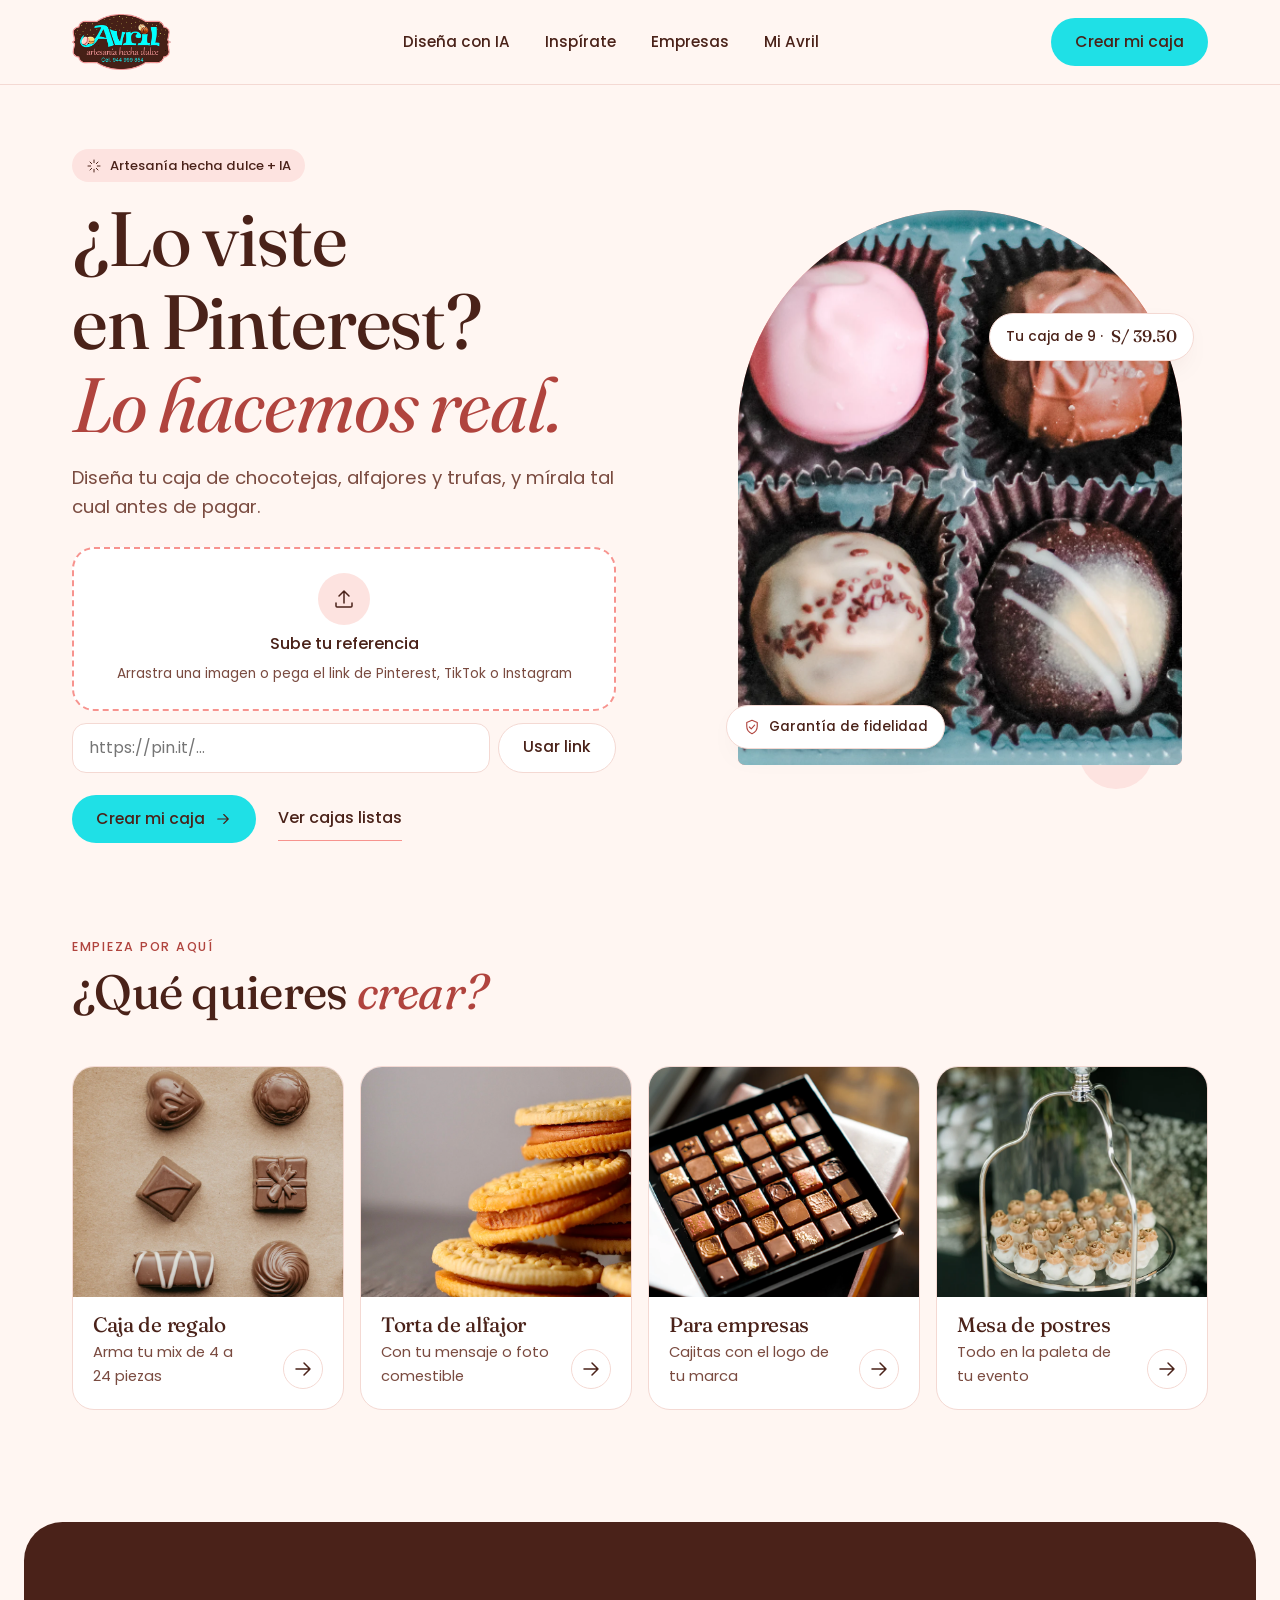
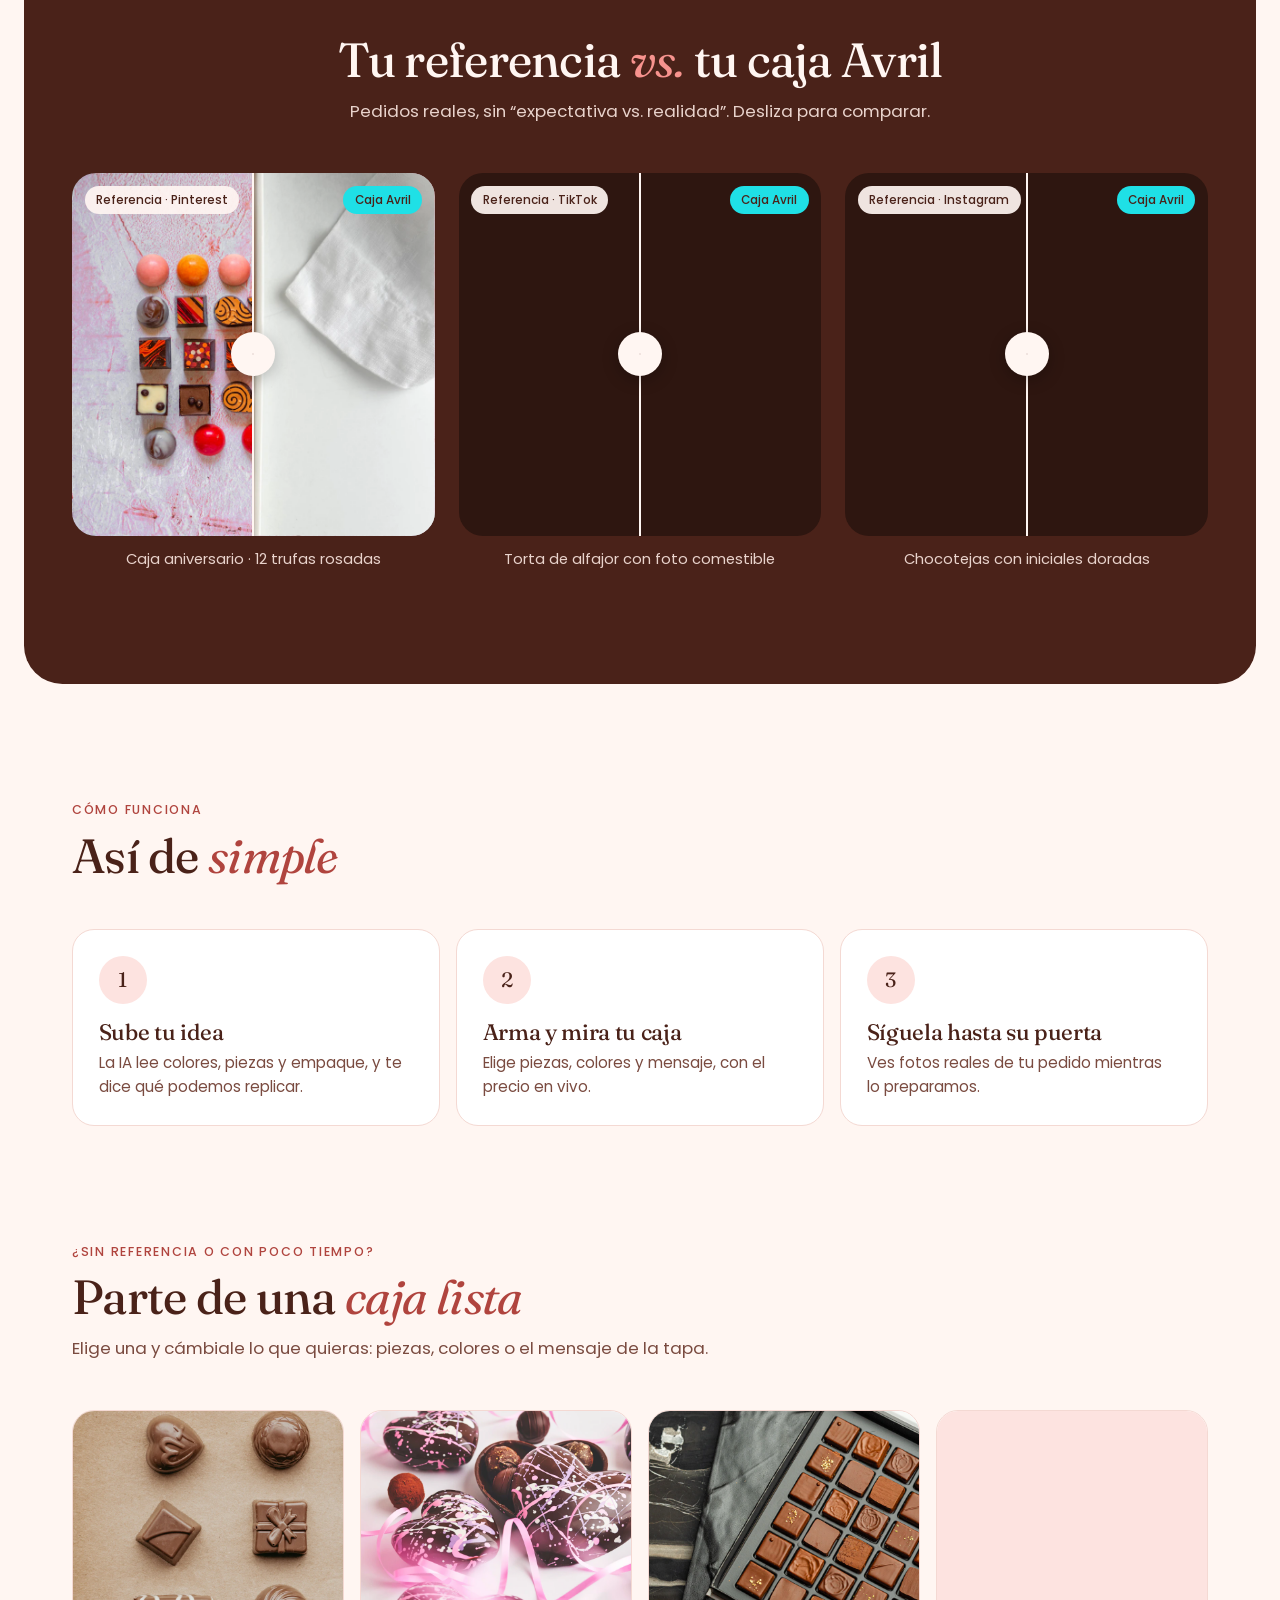
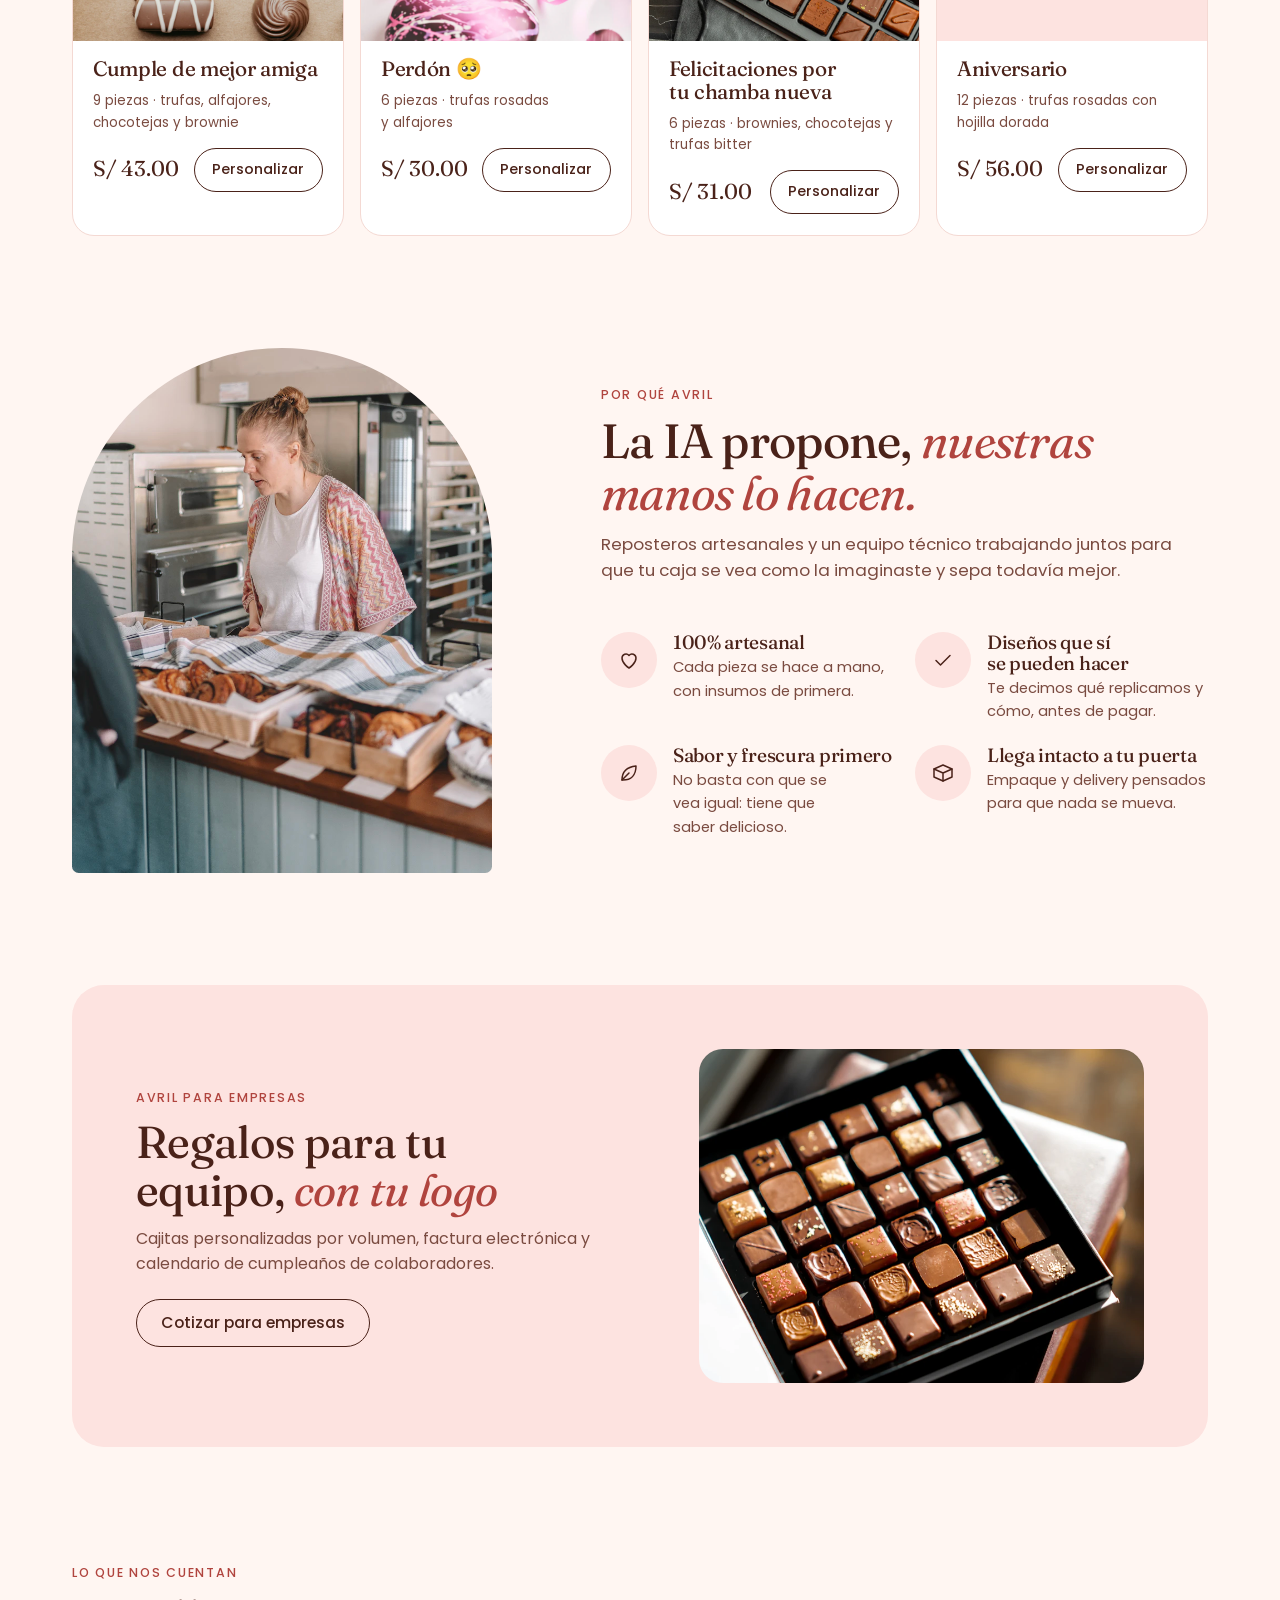
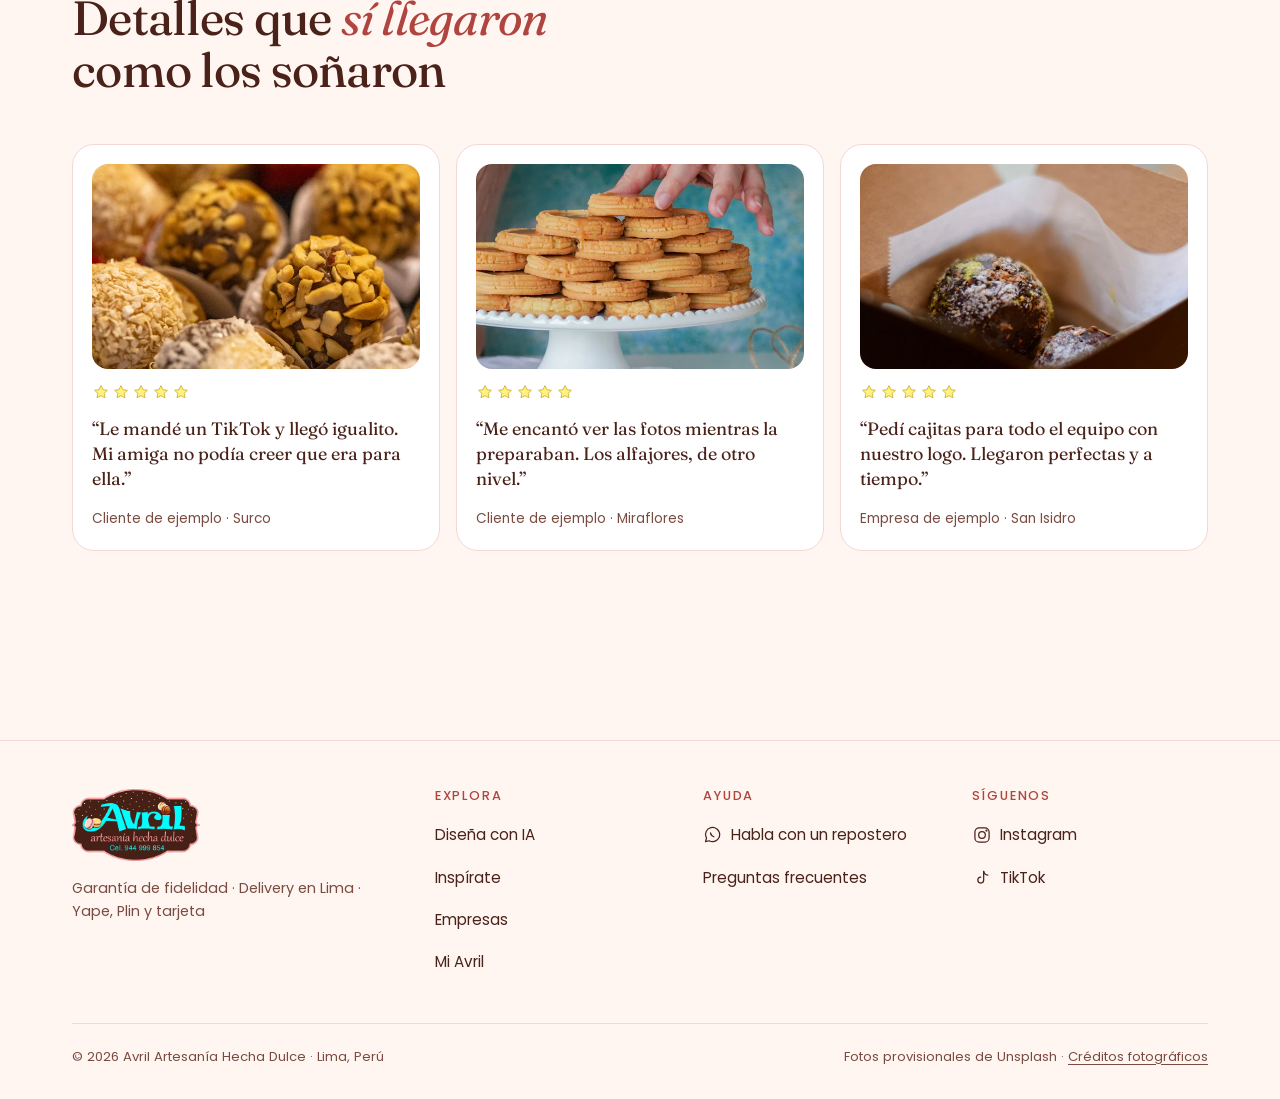
<file: index.html>
<!doctype html>
<html lang="es-PE" class="no-js">
<head>
  <meta charset="utf-8">
  <meta name="viewport" content="width=device-width, initial-scale=1">
  <title>Avril · Artesanía hecha dulce | Cajas de postres personalizadas en Lima</title>
  <meta name="description" content="Diseña tu caja de chocotejas, alfajores, trufas y brownies con ayuda de IA y mírala antes de pagar. Repostería artesanal con delivery en Lima.">
  <meta name="theme-color" content="#FFF6F2">
  <meta property="og:type" content="website">
  <meta property="og:title" content="Avril · Artesanía hecha dulce">
  <meta property="og:description" content="Diseña tu caja de chocotejas, alfajores, trufas y brownies con ayuda de IA y mírala antes de pagar. Repostería artesanal con delivery en Lima.">
  <meta property="og:image" content="assets/img/og-image.jpg">
  <meta property="og:locale" content="es_PE">
  <link rel="icon" href="favicon.svg" type="image/svg+xml">
  <link rel="preconnect" href="https://fonts.googleapis.com">
  <link rel="preconnect" href="https://fonts.gstatic.com" crossorigin>
  <link rel="stylesheet" href="https://fonts.googleapis.com/css2?family=Fraunces:ital,opsz,wght@0,9..144,400;0,9..144,500;1,9..144,400;1,9..144,500&family=Poppins:wght@400;500&display=swap">
  <link rel="preload" as="image" href="assets/img/hero-caja-regalo.webp" fetchpriority="high">
  <link rel="stylesheet" href="styles.css?v=20261016">
  <script defer src="lib/gsap.min.js?v=20261016"></script>
  <script defer src="lib/ScrollTrigger.min.js?v=20261016"></script>
  <script defer src="lib/manifest.js?v=20261016"></script>
  <script defer src="main.js?v=20261016"></script>
</head>
<body class="has-mbar">
  <a class="skip-link" href="#main">Saltar al contenido</a>

  <!-- ===================== HEADER ===================== -->
  <header class="site-header">
    <div class="container nav">
      <a class="brand" href="index.html" aria-label="Avril, ir al inicio">
        <img src="assets/img/logo-avril.png" srcset="assets/img/logo-avril.png 1x, assets/img/logo-avril@2x.png 2x" alt="Avril · artesanía hecha dulce" width="99" height="56">
      </a>
      <nav class="nav-links" aria-label="Principal">
        <a href="disena.html">Diseña con IA</a>
        <a href="inspirate.html">Inspírate</a>
        <a href="empresas.html">Empresas</a>
        <a href="mi-avril.html">Mi Avril</a>
      </nav>
      <div class="nav-actions">
        <a class="btn btn-primary" href="disena.html">Crear mi caja</a>
        <button class="burger" type="button" data-open-drawer aria-controls="drawer" aria-expanded="false" aria-label="Abrir menú">
          <svg class="icon" viewBox="0 0 24 24"><path d="M4 7h16M4 12h16M4 17h16"/></svg>
        </button>
      </div>
    </div>
  </header>
  <div class="drawer" id="drawer" aria-label="Menú">
    <div class="drawer-top">
      <img src="assets/img/logo-avril.png" alt="Avril" width="71" height="40" style="height:40px;width:auto">
      <button class="burger" type="button" data-close-drawer aria-label="Cerrar menú"><svg class="icon" viewBox="0 0 24 24"><path d="M6 6l12 12M18 6L6 18"/></svg></button>
    </div>
    <nav aria-label="Principal móvil">
      <a href="disena.html">Diseña con IA</a>
      <a href="inspirate.html">Inspírate</a>
      <a href="empresas.html">Empresas</a>
      <a href="mi-avril.html">Mi Avril</a>
    </nav>
    <a class="btn btn-primary" href="disena.html">Crear mi caja</a>
    <a class="btn btn-outline" style="margin-top:.7rem" href="https://wa.me/51944999854" target="_blank" rel="noopener">Hablar con un repostero</a>
  </div>

  <main id="main">
    <!-- ===================== HERO ===================== -->
    <section class="hero">
      <div class="container hero-grid">
        <div>
          <span class="tag reveal"><svg class="icon" viewBox="0 0 24 24"><path d="M12 3v4M12 17v4M3 12h4M17 12h4M6 6l2.5 2.5M15.5 15.5L18 18M6 18l2.5-2.5M15.5 8.5L18 6"/></svg>Artesanía hecha dulce + IA</span>
          <h1 class="reveal reveal-d1">¿Lo viste en Pinterest? <em>Lo hacemos real.</em></h1>
          <p class="hero-lead reveal reveal-d2">Diseña tu caja de chocotejas, alfajores y trufas, y mírala tal cual antes de pagar.</p>

          <label class="dropzone reveal reveal-d2" data-home-drop>
            <span class="icon-circle"><svg class="icon" viewBox="0 0 24 24"><path d="M12 16V4M7 9l5-5 5 5"/><path d="M4 16v3a1 1 0 0 0 1 1h14a1 1 0 0 0 1-1v-3"/></svg></span>
            <strong>Sube tu referencia</strong>
            <p>Arrastra una imagen o pega el link de Pinterest, TikTok o Instagram</p>
            <input type="file" accept="image/*" aria-label="Sube tu imagen de referencia">
          </label>
          <form class="link-row reveal reveal-d3" data-home-link style="max-width:34rem">
            <label class="sr-only" for="home-link">Link de tu referencia</label>
            <input class="input" id="home-link" type="url" inputmode="url" placeholder="https://pin.it/…">
            <button class="btn btn-soft" type="submit">Usar link</button>
          </form>

          <div class="hero-ctas reveal reveal-d3">
            <a class="btn btn-primary" href="disena.html">Crear mi caja
              <svg class="icon" viewBox="0 0 24 24"><path d="M5 12h14M13 6l6 6-6 6"/></svg></a>
            <a class="btn-link" href="#cajas-listas">Ver cajas listas</a>
          </div>
          <div class="resume" data-resume hidden>
            <span>Dejaste tu caja a medio armar. ¿La terminamos?</span>
            <a class="btn btn-dark btn-sm" href="disena.html?borrador=1">Terminar mi caja</a>
          </div>
        </div>

        <div class="hero-visual reveal reveal-d2">
          <div class="arch">
            <!-- FOTO PROVISIONAL: reemplazar por foto real de Avril -->
            <img data-parallax src="assets/img/hero-caja-regalo.webp" alt="Caja de regalo abierta con trufas rosadas, bitter y blancas hechas a mano" width="1000" height="1280" fetchpriority="high" loading="eager">
          </div>
          <span class="seal seal-a"><svg class="icon" viewBox="0 0 24 24"><path d="M12 3l7 3v5c0 4.5-3 8.2-7 10-4-1.8-7-5.5-7-10V6z"/><path d="M8.5 12l2.5 2.5 4.5-5"/></svg>Garantía de fidelidad</span>
          <span class="seal seal-b">Tu caja de 9 · <span class="seal-price" data-demo-price>S/ 39.50</span></span>
          <span class="hero-deco" aria-hidden="true"></span>
        </div>
      </div>
    </section>

    <!-- ===================== ¿QUÉ QUIERES CREAR? ===================== -->
    <section class="section" style="padding-top:0" aria-labelledby="crear-t">
      <div class="container">
        <div class="section-head reveal">
          <span class="eyebrow">Empieza por aquí</span>
          <h2 id="crear-t">¿Qué quieres <em>crear?</em></h2>
        </div>
        <div class="create-grid">
          <a class="card card-hover create-card reveal" href="disena.html">
            <!-- FOTO PROVISIONAL: reemplazar por foto real de Avril -->
            <div class="card-media"><img src="assets/img/caja-amiga.webp" alt="Caja de regalo con bombones y trufas surtidas" loading="lazy" decoding="async" width="800" height="800"></div>
            <div class="card-body"><div><h3>Caja de regalo</h3><p>Arma tu mix de 4 a 24 piezas</p></div><span class="arrow" aria-hidden="true"><svg class="icon" viewBox="0 0 24 24"><path d="M5 12h14M13 6l6 6-6 6"/></svg></span></div>
          </a>
          <a class="card card-hover create-card reveal reveal-d1" href="disena.html">
            <!-- FOTO PROVISIONAL: reemplazar por foto real de Avril -->
            <div class="card-media"><img src="assets/img/torta-alfajor.webp" alt="Capas de masa de alfajor rellenas de manjar blanco" loading="lazy" decoding="async" width="800" height="800"></div>
            <div class="card-body"><div><h3>Torta de alfajor</h3><p>Con tu mensaje o foto comestible</p></div><span class="arrow" aria-hidden="true"><svg class="icon" viewBox="0 0 24 24"><path d="M5 12h14M13 6l6 6-6 6"/></svg></span></div>
          </a>
          <a class="card card-hover create-card reveal reveal-d2" href="empresas.html">
            <!-- FOTO PROVISIONAL: reemplazar por foto real de Avril -->
            <div class="card-media"><img src="assets/img/caja-corporativa.webp" alt="Caja con bombones ordenados en cuadrícula para regalos corporativos" loading="lazy" decoding="async" width="800" height="800"></div>
            <div class="card-body"><div><h3>Para empresas</h3><p>Cajitas con el logo de tu marca</p></div><span class="arrow" aria-hidden="true"><svg class="icon" viewBox="0 0 24 24"><path d="M5 12h14M13 6l6 6-6 6"/></svg></span></div>
          </a>
          <a class="card card-hover create-card reveal reveal-d3" href="disena.html">
            <!-- FOTO PROVISIONAL: reemplazar por foto real de Avril -->
            <div class="card-media"><img src="assets/img/mesa-postres.webp" alt="Bandejas de postres pequeños en una mesa de evento" loading="lazy" decoding="async" width="800" height="800"></div>
            <div class="card-body"><div><h3>Mesa de postres</h3><p>Todo en la paleta de tu evento</p></div><span class="arrow" aria-hidden="true"><svg class="icon" viewBox="0 0 24 24"><path d="M5 12h14M13 6l6 6-6 6"/></svg></span></div>
          </a>
        </div>
      </div>
    </section>

    <!-- ===================== BANDA: REFERENCIA VS CAJA ===================== -->
    <section class="section band" aria-labelledby="ba-t">
      <div class="container">
        <div class="section-head center reveal">
          <h2 id="ba-t">Tu referencia <em>vs.</em> tu caja Avril</h2>
          <p>Pedidos reales, sin “expectativa vs. realidad”. Desliza para comparar.</p>
        </div>
        <div class="ba-grid">
          <figure class="ba-item reveal">
            <div class="ba">
              <!-- FOTO PROVISIONAL: reemplazar por foto real de Avril -->
              <img src="assets/img/antes-1.webp" alt="Referencia: bombones de colores ordenados sobre fondo rosado" loading="lazy" decoding="async">
              <img class="ba-after" src="assets/img/despues-1.webp" alt="Caja Avril: trufas surtidas en bandeja blanca" loading="lazy" decoding="async">
              <span class="ba-label l">Referencia · Pinterest</span><span class="ba-label r">Caja Avril</span>
              <span class="ba-handle" aria-hidden="true"><svg class="icon" viewBox="0 0 24 24"><path d="M9 7l-5 5 5 5M15 7l5 5-5 5"/></svg></span>
              <input type="range" min="0" max="100" value="50" aria-label="Comparar referencia y caja Avril: caja aniversario">
            </div>
            <figcaption>Caja aniversario · 12 trufas rosadas</figcaption>
          </figure>
          <figure class="ba-item reveal reveal-d1">
            <div class="ba">
              <!-- FOTO PROVISIONAL: reemplazar por foto real de Avril -->
              <img src="assets/img/antes-2.webp" alt="Referencia: galletas rellenas apiladas" loading="lazy" decoding="async">
              <img class="ba-after" src="assets/img/despues-2.webp" alt="Caja Avril: capas de alfajor rellenas de manjar" loading="lazy" decoding="async">
              <span class="ba-label l">Referencia · TikTok</span><span class="ba-label r">Caja Avril</span>
              <span class="ba-handle" aria-hidden="true"><svg class="icon" viewBox="0 0 24 24"><path d="M9 7l-5 5 5 5M15 7l5 5-5 5"/></svg></span>
              <input type="range" min="0" max="100" value="50" aria-label="Comparar referencia y caja Avril: torta de alfajor">
            </div>
            <figcaption>Torta de alfajor con foto comestible</figcaption>
          </figure>
          <figure class="ba-item reveal reveal-d2">
            <div class="ba">
              <!-- FOTO PROVISIONAL: reemplazar por foto real de Avril -->
              <img src="assets/img/antes-3.webp" alt="Referencia: postre de chocolate con hojilla dorada" loading="lazy" decoding="async">
              <img class="ba-after" src="assets/img/despues-3.webp" alt="Caja Avril: bandeja de bombones de chocolate decorados" loading="lazy" decoding="async">
              <span class="ba-label l">Referencia · Instagram</span><span class="ba-label r">Caja Avril</span>
              <span class="ba-handle" aria-hidden="true"><svg class="icon" viewBox="0 0 24 24"><path d="M9 7l-5 5 5 5M15 7l5 5-5 5"/></svg></span>
              <input type="range" min="0" max="100" value="50" aria-label="Comparar referencia y caja Avril: chocotejas">
            </div>
            <figcaption>Chocotejas con iniciales doradas</figcaption>
          </figure>
        </div>
      </div>
    </section>

    <!-- ===================== ASÍ DE SIMPLE ===================== -->
    <section class="section" aria-labelledby="pasos-t">
      <div class="container">
        <div class="section-head reveal">
          <span class="eyebrow">Cómo funciona</span>
          <h2 id="pasos-t">Así de <em>simple</em></h2>
        </div>
        <div class="steps">
          <div class="step-card reveal"><div class="step-num">1</div><h3>Sube tu idea</h3><p>La IA lee colores, piezas y empaque, y te dice qué podemos replicar.</p></div>
          <div class="step-card reveal reveal-d1"><div class="step-num">2</div><h3>Arma y mira tu caja</h3><p>Elige piezas, colores y mensaje, con el precio en vivo.</p></div>
          <div class="step-card reveal reveal-d2"><div class="step-num">3</div><h3>Síguela hasta su puerta</h3><p>Ves fotos reales de tu pedido mientras lo preparamos.</p></div>
        </div>
      </div>
    </section>

    <!-- ===================== CAJAS LISTAS ===================== -->
    <section class="section" id="cajas-listas" style="padding-top:0" aria-labelledby="listas-t">
      <div class="container">
        <div class="section-head reveal">
          <span class="eyebrow">¿Sin referencia o con poco tiempo?</span>
          <h2 id="listas-t">Parte de una <em>caja lista</em></h2>
          <p>Elige una y cámbiale lo que quieras: piezas, colores o el mensaje de la tapa.</p>
        </div>
        <div class="ready-grid">
          <article class="card card-hover ready-card reveal">
            <!-- FOTO PROVISIONAL: reemplazar por foto real de Avril -->
            <div class="card-media"><img src="assets/img/caja-amiga.webp" alt="Caja de bombones surtidos para cumpleaños" loading="lazy" decoding="async"></div>
            <div class="card-body"><h3>Cumple de mejor amiga</h3><p class="pieces">9 piezas · trufas, alfajores, chocotejas y brownie</p>
              <div class="ready-foot"><span class="price" data-price-of="amiga">S/ 43.00</span><a class="btn btn-outline btn-sm" href="disena.html?caja=amiga">Personalizar</a></div></div>
          </article>
          <article class="card card-hover ready-card reveal reveal-d1">
            <!-- FOTO PROVISIONAL: reemplazar por foto real de Avril -->
            <div class="card-media"><img src="assets/img/caja-perdon.webp" alt="Bombones en forma de corazón con decoración rosada" loading="lazy" decoding="async"></div>
            <div class="card-body"><h3>Perdón 🥺</h3><p class="pieces">6 piezas · trufas rosadas y alfajores</p>
              <div class="ready-foot"><span class="price" data-price-of="perdon">S/ 30.00</span><a class="btn btn-outline btn-sm" href="disena.html?caja=perdon">Personalizar</a></div></div>
          </article>
          <article class="card card-hover ready-card reveal reveal-d2">
            <!-- FOTO PROVISIONAL: reemplazar por foto real de Avril -->
            <div class="card-media"><img src="assets/img/caja-chamba.webp" alt="Bombones de chocolate en plato" loading="lazy" decoding="async"></div>
            <div class="card-body"><h3>Felicitaciones por tu chamba nueva</h3><p class="pieces">6 piezas · brownies, chocotejas y trufas bitter</p>
              <div class="ready-foot"><span class="price" data-price-of="chamba">S/ 31.00</span><a class="btn btn-outline btn-sm" href="disena.html?caja=chamba">Personalizar</a></div></div>
          </article>
          <article class="card card-hover ready-card reveal reveal-d3">
            <!-- FOTO PROVISIONAL: reemplazar por foto real de Avril -->
            <div class="card-media"><img src="assets/img/caja-aniversario.webp" alt="Caja abierta con bombones surtidos" loading="lazy" decoding="async"></div>
            <div class="card-body"><h3>Aniversario</h3><p class="pieces">12 piezas · trufas rosadas con hojilla dorada</p>
              <div class="ready-foot"><span class="price" data-price-of="aniversario">S/ 56.00</span><a class="btn btn-outline btn-sm" href="disena.html?caja=aniversario">Personalizar</a></div></div>
          </article>
        </div>
      </div>
    </section>

    <!-- ===================== POR QUÉ AVRIL ===================== -->
    <section class="section" style="padding-top:0" aria-labelledby="por-que-t">
      <div class="container why-grid">
        <div class="arch why-photo reveal">
          <!-- FOTO PROVISIONAL: reemplazar por foto real de Avril -->
          <img src="assets/img/repostera.webp" alt="Repostera trabajando en una cocina artesanal" loading="lazy" decoding="async">
        </div>
        <div>
          <div class="section-head reveal">
            <span class="eyebrow">Por qué Avril</span>
            <h2 id="por-que-t">La IA propone, <em>nuestras manos lo hacen.</em></h2>
            <p>Reposteros artesanales y un equipo técnico trabajando juntos para que tu caja se vea como la imaginaste y sepa todavía mejor.</p>
          </div>
          <div class="rtb-grid">
            <div class="rtb reveal"><span class="icon-circle"><svg class="icon" viewBox="0 0 24 24"><path d="M12 20s-7-4.3-7-10a4 4 0 0 1 7-2.6A4 4 0 0 1 19 10c0 5.7-7 10-7 10z"/></svg></span><div><h3>100% artesanal</h3><p>Cada pieza se hace a mano, con insumos de primera.</p></div></div>
            <div class="rtb reveal reveal-d1"><span class="icon-circle"><svg class="icon" viewBox="0 0 24 24"><path d="M5 12.5l4.5 4.5L19 7.5"/></svg></span><div><h3>Diseños que sí se pueden hacer</h3><p>Te decimos qué replicamos y cómo, antes de pagar.</p></div></div>
            <div class="rtb reveal reveal-d2"><span class="icon-circle"><svg class="icon" viewBox="0 0 24 24"><path d="M5 19c0-8 5-13 14-14 0 9-5 14-13 14z"/><path d="M5 19l7-7"/></svg></span><div><h3>Sabor y frescura primero</h3><p>No basta con que se vea igual: tiene que saber delicioso.</p></div></div>
            <div class="rtb reveal reveal-d3"><span class="icon-circle"><svg class="icon" viewBox="0 0 24 24"><path d="M3 8l9-4 9 4v8l-9 4-9-4z"/><path d="M3 8l9 4 9-4M12 12v8"/></svg></span><div><h3>Llega intacto a tu puerta</h3><p>Empaque y delivery pensados para que nada se mueva.</p></div></div>
          </div>
        </div>
      </div>
    </section>

    <!-- ===================== B2B ===================== -->
    <section class="section" style="padding-top:0" aria-labelledby="b2b-t">
      <div class="container">
        <div class="b2b reveal">
          <div>
            <span class="eyebrow">Avril para empresas</span>
            <h2 id="b2b-t">Regalos para tu equipo, <em>con tu logo</em></h2>
            <p>Cajitas personalizadas por volumen, factura electrónica y calendario de cumpleaños de colaboradores.</p>
            <a class="btn btn-outline" href="empresas.html">Cotizar para empresas</a>
          </div>
          <div class="b2b-photo">
            <!-- FOTO PROVISIONAL: reemplazar por foto real de Avril -->
            <img src="assets/img/caja-corporativa.webp" alt="Caja con bombones en cuadrícula lista para regalar" loading="lazy" decoding="async">
          </div>
        </div>
      </div>
    </section>

    <!-- ===================== TESTIMONIOS ===================== -->
    <!-- [TESTIMONIO DE EJEMPLO] Reemplazar por testimonios reales con permiso del cliente -->
    <section class="section" style="padding-top:0" aria-labelledby="testi-t">
      <div class="container">
        <div class="section-head reveal">
          <span class="eyebrow">Lo que nos cuentan</span>
          <h2 id="testi-t">Detalles que <em>sí llegaron</em> como los soñaron</h2>
        </div>
        <div class="testi-grid">
          <figure class="card testi reveal">
            <!-- FOTO PROVISIONAL: reemplazar por foto real de Avril -->
            <img src="assets/img/testimonio-1.webp" alt="Trufas cubiertas de frutos secos" loading="lazy" decoding="async">
            <div class="stars" aria-label="5 de 5 estrellas"><svg viewBox="0 0 24 24"><path d="M12 3.5l2.6 5.3 5.9.9-4.2 4.1 1 5.8L12 16.9l-5.3 2.7 1-5.8-4.2-4.1 5.9-.9z"/></svg><svg viewBox="0 0 24 24"><path d="M12 3.5l2.6 5.3 5.9.9-4.2 4.1 1 5.8L12 16.9l-5.3 2.7 1-5.8-4.2-4.1 5.9-.9z"/></svg><svg viewBox="0 0 24 24"><path d="M12 3.5l2.6 5.3 5.9.9-4.2 4.1 1 5.8L12 16.9l-5.3 2.7 1-5.8-4.2-4.1 5.9-.9z"/></svg><svg viewBox="0 0 24 24"><path d="M12 3.5l2.6 5.3 5.9.9-4.2 4.1 1 5.8L12 16.9l-5.3 2.7 1-5.8-4.2-4.1 5.9-.9z"/></svg><svg viewBox="0 0 24 24"><path d="M12 3.5l2.6 5.3 5.9.9-4.2 4.1 1 5.8L12 16.9l-5.3 2.7 1-5.8-4.2-4.1 5.9-.9z"/></svg></div>
            <blockquote>“Le mandé un TikTok y llegó igualito. Mi amiga no podía creer que era para ella.”</blockquote>
            <figcaption><cite>Cliente de ejemplo · Surco</cite></figcaption>
          </figure>
          <figure class="card testi reveal reveal-d1">
            <!-- FOTO PROVISIONAL: reemplazar por foto real de Avril -->
            <img src="assets/img/testimonio-2.webp" alt="Galletas rellenas sostenidas en la mano" loading="lazy" decoding="async">
            <div class="stars" aria-label="5 de 5 estrellas"><svg viewBox="0 0 24 24"><path d="M12 3.5l2.6 5.3 5.9.9-4.2 4.1 1 5.8L12 16.9l-5.3 2.7 1-5.8-4.2-4.1 5.9-.9z"/></svg><svg viewBox="0 0 24 24"><path d="M12 3.5l2.6 5.3 5.9.9-4.2 4.1 1 5.8L12 16.9l-5.3 2.7 1-5.8-4.2-4.1 5.9-.9z"/></svg><svg viewBox="0 0 24 24"><path d="M12 3.5l2.6 5.3 5.9.9-4.2 4.1 1 5.8L12 16.9l-5.3 2.7 1-5.8-4.2-4.1 5.9-.9z"/></svg><svg viewBox="0 0 24 24"><path d="M12 3.5l2.6 5.3 5.9.9-4.2 4.1 1 5.8L12 16.9l-5.3 2.7 1-5.8-4.2-4.1 5.9-.9z"/></svg><svg viewBox="0 0 24 24"><path d="M12 3.5l2.6 5.3 5.9.9-4.2 4.1 1 5.8L12 16.9l-5.3 2.7 1-5.8-4.2-4.1 5.9-.9z"/></svg></div>
            <blockquote>“Me encantó ver las fotos mientras la preparaban. Los alfajores, de otro nivel.”</blockquote>
            <figcaption><cite>Cliente de ejemplo · Miraflores</cite></figcaption>
          </figure>
          <figure class="card testi reveal reveal-d2">
            <!-- FOTO PROVISIONAL: reemplazar por foto real de Avril -->
            <img src="assets/img/testimonio-3.webp" alt="Dos trufas de chocolate en una cajita" loading="lazy" decoding="async">
            <div class="stars" aria-label="5 de 5 estrellas"><svg viewBox="0 0 24 24"><path d="M12 3.5l2.6 5.3 5.9.9-4.2 4.1 1 5.8L12 16.9l-5.3 2.7 1-5.8-4.2-4.1 5.9-.9z"/></svg><svg viewBox="0 0 24 24"><path d="M12 3.5l2.6 5.3 5.9.9-4.2 4.1 1 5.8L12 16.9l-5.3 2.7 1-5.8-4.2-4.1 5.9-.9z"/></svg><svg viewBox="0 0 24 24"><path d="M12 3.5l2.6 5.3 5.9.9-4.2 4.1 1 5.8L12 16.9l-5.3 2.7 1-5.8-4.2-4.1 5.9-.9z"/></svg><svg viewBox="0 0 24 24"><path d="M12 3.5l2.6 5.3 5.9.9-4.2 4.1 1 5.8L12 16.9l-5.3 2.7 1-5.8-4.2-4.1 5.9-.9z"/></svg><svg viewBox="0 0 24 24"><path d="M12 3.5l2.6 5.3 5.9.9-4.2 4.1 1 5.8L12 16.9l-5.3 2.7 1-5.8-4.2-4.1 5.9-.9z"/></svg></div>
            <blockquote>“Pedí cajitas para todo el equipo con nuestro logo. Llegaron perfectas y a tiempo.”</blockquote>
            <figcaption><cite>Empresa de ejemplo · San Isidro</cite></figcaption>
          </figure>
        </div>
      </div>
    </section>
  </main>

  <!-- ===================== FOOTER ===================== -->
  <footer class="site-footer">
    <div class="container">
      <div class="footer-grid">
        <div class="footer-brand">
          <img src="assets/img/logo-avril.png" srcset="assets/img/logo-avril.png 1x, assets/img/logo-avril@2x.png 2x" alt="Avril · artesanía hecha dulce" width="128" height="72" loading="lazy">
          <p>Garantía de fidelidad · Delivery en Lima · Yape, Plin y tarjeta</p>
        </div>
        <div class="footer-col">
          <h3>Explora</h3>
          <ul><li><a href="disena.html">Diseña con IA</a></li><li><a href="inspirate.html">Inspírate</a></li><li><a href="empresas.html">Empresas</a></li><li><a href="mi-avril.html">Mi Avril</a></li></ul>
        </div>
        <div class="footer-col">
          <h3>Ayuda</h3>
          <ul>
            <li><a href="https://wa.me/51944999854" target="_blank" rel="noopener"><svg class="icon" viewBox="0 0 24 24"><path d="M20 11.5a8.5 8.5 0 0 1-12.6 7.4L3 20l1.2-4.2A8.5 8.5 0 1 1 20 11.5z"/><path d="M9 9.5c.3 2 1.8 3.8 4 4.6"/></svg>Habla con un repostero</a></li>
            <li><a href="inspirate.html#faq">Preguntas frecuentes</a></li>
          </ul>
        </div>
        <div class="footer-col">
          <h3>Síguenos</h3>
          <ul>
            <!-- [URL INSTAGRAM] pendiente -->
            <li><a href="#" title="[URL PENDIENTE]"><svg class="icon" viewBox="0 0 24 24"><rect x="3.5" y="3.5" width="17" height="17" rx="5"/><circle cx="12" cy="12" r="4"/><circle cx="17.3" cy="6.7" r=".6"/></svg>Instagram</a></li>
            <!-- [URL TIKTOK] pendiente -->
            <li><a href="#" title="[URL PENDIENTE]"><svg class="icon" viewBox="0 0 24 24"><path d="M14 4v10.5a3.5 3.5 0 1 1-3.5-3.5"/><path d="M14 4c.5 2.6 2.4 4.3 5 4.5"/></svg>TikTok</a></li>
          </ul>
        </div>
      </div>
      <div class="footer-bottom">
        <span>© <span data-year>2026</span> Avril Artesanía Hecha Dulce · Lima, Perú</span>
        <span>Fotos provisionales de Unsplash · <a href="creditos.html">Créditos fotográficos</a></span>
      </div>
    </div>
  </footer>

  <!-- Barra fija en móvil -->
  <div class="mbar">
    <a class="btn btn-primary" href="disena.html">Crear mi caja</a>
    <a class="wa-round" href="https://wa.me/51944999854" target="_blank" rel="noopener" aria-label="Escríbenos por WhatsApp"><svg class="icon" viewBox="0 0 24 24"><path d="M20 11.5a8.5 8.5 0 0 1-12.6 7.4L3 20l1.2-4.2A8.5 8.5 0 1 1 20 11.5z"/><path d="M9 9.5c.3 2 1.8 3.8 4 4.6"/></svg></a>
  </div>
</body>
</html>
</file>
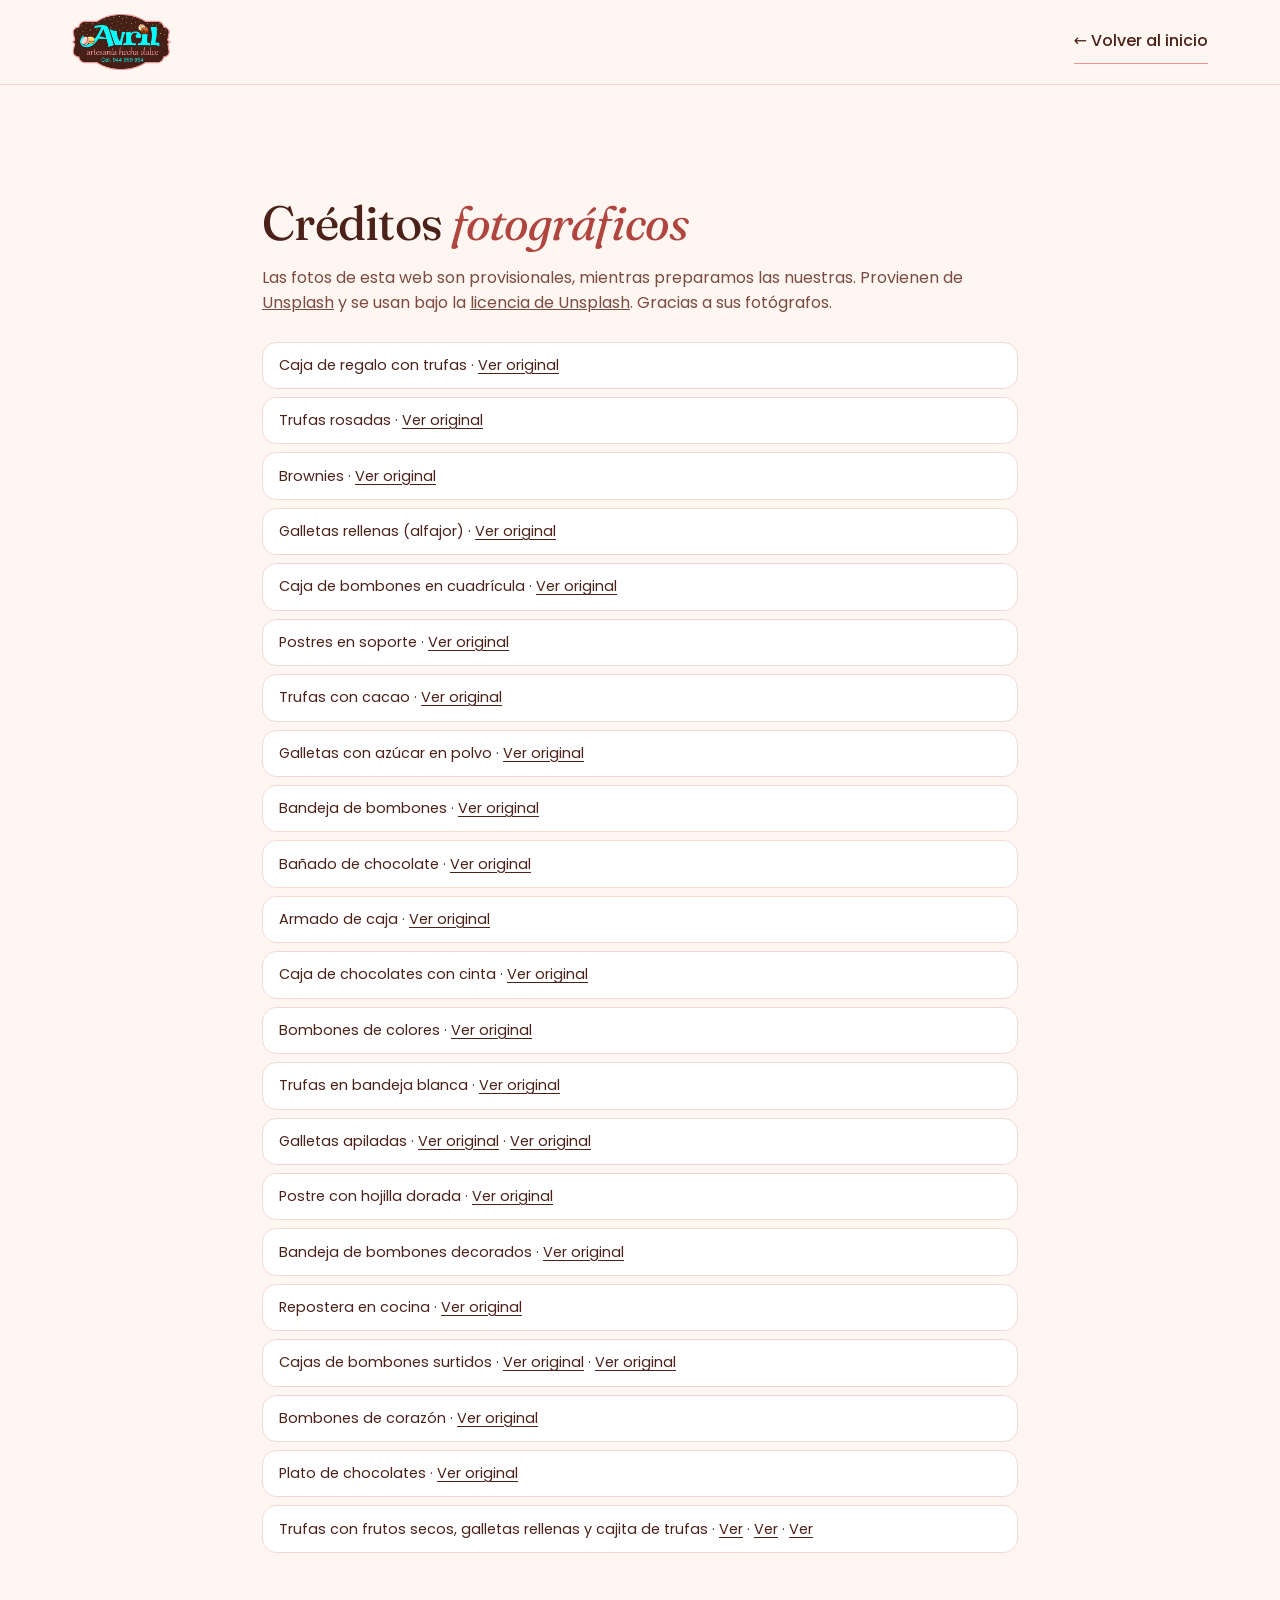
<file: creditos.html>
<!doctype html>
<html lang="es-PE" class="no-js">
<head>
  <meta charset="utf-8">
  <meta name="viewport" content="width=device-width, initial-scale=1">
  <title>Créditos fotográficos · Avril</title>
  <meta name="description" content="Créditos de las fotografías provisionales usadas en la web de Avril.">
  <link rel="icon" href="favicon.svg" type="image/svg+xml">
  <link rel="preconnect" href="https://fonts.googleapis.com">
  <link rel="preconnect" href="https://fonts.gstatic.com" crossorigin>
  <link rel="stylesheet" href="https://fonts.googleapis.com/css2?family=Fraunces:ital,opsz,wght@0,9..144,400;1,9..144,400&family=Poppins:wght@400;500&display=swap">
  <link rel="stylesheet" href="styles.css?v=20261016">
</head>
<body>
  <header class="site-header">
    <div class="container nav">
      <a class="brand" href="index.html" aria-label="Avril, ir al inicio"><img src="assets/img/logo-avril.png" alt="Avril · artesanía hecha dulce" width="99" height="56"></a>
      <a class="btn-link" href="index.html">← Volver al inicio</a>
    </div>
  </header>
  <main class="section">
    <div class="container" style="max-width:820px">
      <h1 style="font-size:clamp(2rem,5vw,3rem)">Créditos <em>fotográficos</em></h1>
      <p style="margin:1rem 0 1.6rem">Las fotos de esta web son provisionales, mientras preparamos las nuestras. Provienen de <a href="https://unsplash.com" target="_blank" rel="noopener" style="text-decoration:underline">Unsplash</a> y se usan bajo la <a href="https://unsplash.com/license" target="_blank" rel="noopener" style="text-decoration:underline">licencia de Unsplash</a>. Gracias a sus fotógrafos.</p>
      <ul class="credits-list">
        <li>Caja de regalo con trufas · <a href="https://unsplash.com/photos/SAlVV13XgTo" target="_blank" rel="noopener">Ver original</a></li>
        <li>Trufas rosadas · <a href="https://unsplash.com/photos/9TILi7rdxNA" target="_blank" rel="noopener">Ver original</a></li>
        <li>Brownies · <a href="https://images.unsplash.com/photo-1636743715220-d8f8dd900b87" target="_blank" rel="noopener">Ver original</a></li>
        <li>Galletas rellenas (alfajor) · <a href="https://images.unsplash.com/photo-1665355986953-1478c50c2a7d" target="_blank" rel="noopener">Ver original</a></li>
        <li>Caja de bombones en cuadrícula · <a href="https://images.unsplash.com/photo-1548741487-18d363dc4469" target="_blank" rel="noopener">Ver original</a></li>
        <li>Postres en soporte · <a href="https://images.unsplash.com/photo-1769812343484-df7391e843d6" target="_blank" rel="noopener">Ver original</a></li>
        <li>Trufas con cacao · <a href="https://images.unsplash.com/photo-1775201630951-665651af1747" target="_blank" rel="noopener">Ver original</a></li>
        <li>Galletas con azúcar en polvo · <a href="https://images.unsplash.com/photo-1586195831749-9fc3b289b4e4" target="_blank" rel="noopener">Ver original</a></li>
        <li>Bandeja de bombones · <a href="https://images.unsplash.com/photo-1682120501920-7ce18b00237a" target="_blank" rel="noopener">Ver original</a></li>
        <li>Bañado de chocolate · <a href="https://images.unsplash.com/photo-1571586616199-4b93617e0175" target="_blank" rel="noopener">Ver original</a></li>
        <li>Armado de caja · <a href="https://images.unsplash.com/photo-1560863223-8b2edc408435" target="_blank" rel="noopener">Ver original</a></li>
        <li>Caja de chocolates con cinta · <a href="https://images.unsplash.com/photo-1481391319762-47dff72954d9" target="_blank" rel="noopener">Ver original</a></li>
        <li>Bombones de colores · <a href="https://images.unsplash.com/photo-1670843628786-54cd971f657d" target="_blank" rel="noopener">Ver original</a></li>
        <li>Trufas en bandeja blanca · <a href="https://images.unsplash.com/photo-1757450317518-9d385619f5ee" target="_blank" rel="noopener">Ver original</a></li>
        <li>Galletas apiladas · <a href="https://images.unsplash.com/photo-1665355987264-46d2adbbd2d1" target="_blank" rel="noopener">Ver original</a> · <a href="https://images.unsplash.com/photo-1665355986889-5ab216467985" target="_blank" rel="noopener">Ver original</a></li>
        <li>Postre con hojilla dorada · <a href="https://images.unsplash.com/photo-1785960160436-242768ecc23a" target="_blank" rel="noopener">Ver original</a></li>
        <li>Bandeja de bombones decorados · <a href="https://images.unsplash.com/photo-1526081715791-7c538f86060e" target="_blank" rel="noopener">Ver original</a></li>
        <li>Repostera en cocina · <a href="https://images.unsplash.com/photo-1620039423059-58fe9a0ca20a" target="_blank" rel="noopener">Ver original</a></li>
        <li>Cajas de bombones surtidos · <a href="https://images.unsplash.com/photo-1734692928513-351516b38869" target="_blank" rel="noopener">Ver original</a> · <a href="https://images.unsplash.com/photo-1687795097254-f019f9d7fd17" target="_blank" rel="noopener">Ver original</a></li>
        <li>Bombones de corazón · <a href="https://images.unsplash.com/photo-1624708331492-71ccacb5c8e7" target="_blank" rel="noopener">Ver original</a></li>
        <li>Plato de chocolates · <a href="https://images.unsplash.com/photo-1573013792262-761a3e17fb39" target="_blank" rel="noopener">Ver original</a></li>
        <li>Trufas con frutos secos, galletas rellenas y cajita de trufas · <a href="https://images.unsplash.com/photo-1787788629722-02cf905bb188" target="_blank" rel="noopener">Ver</a> · <a href="https://images.unsplash.com/photo-1611755294724-1350aa86c569" target="_blank" rel="noopener">Ver</a> · <a href="https://images.unsplash.com/photo-1763700667398-24ae7f2289fc" target="_blank" rel="noopener">Ver</a></li>
      </ul>
    </div>
  </main>
</body>
</html>
</file>
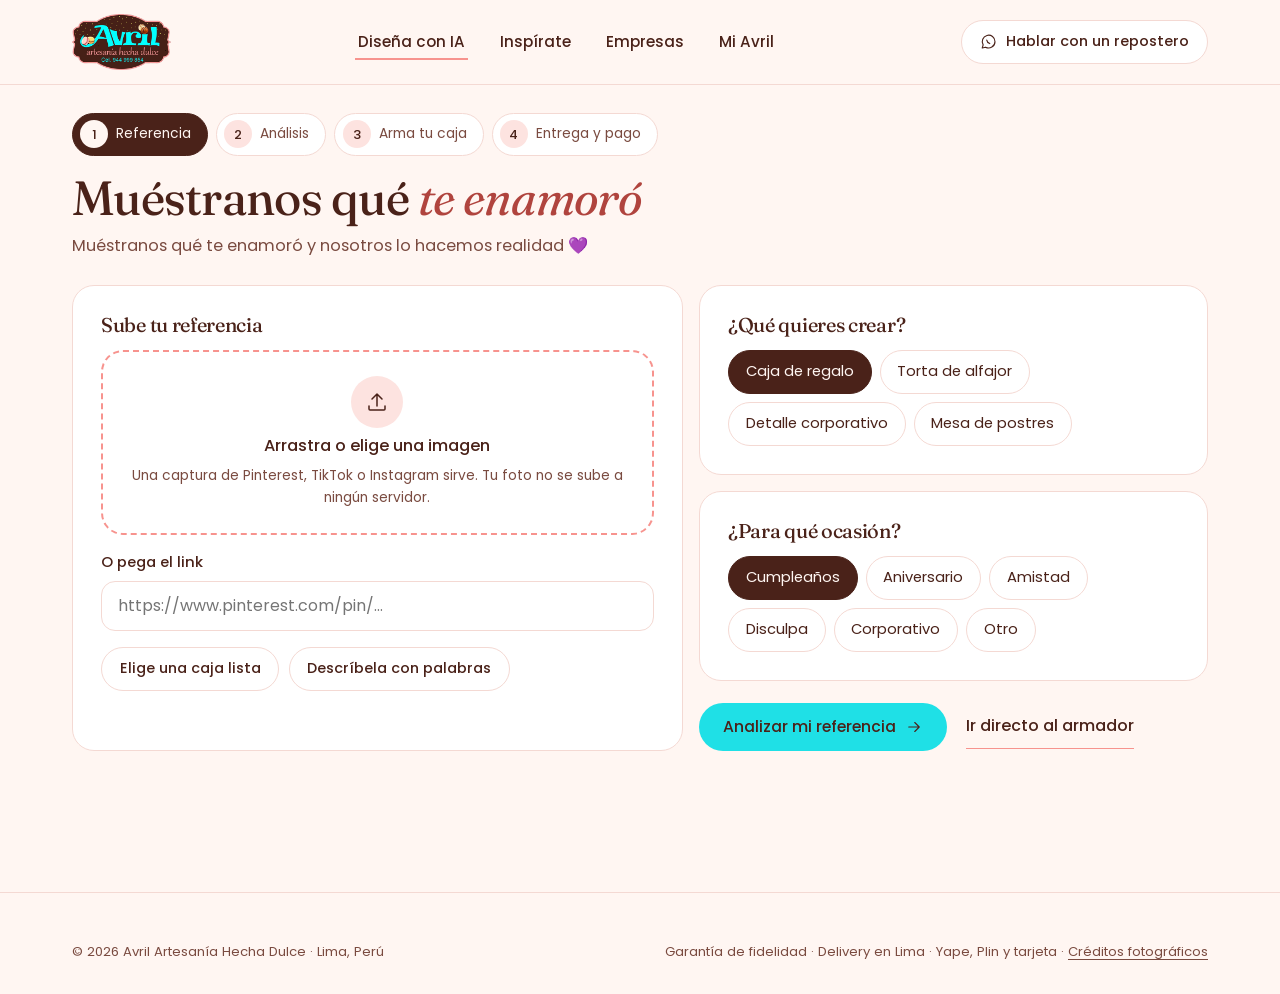
<file: disena.html>
<!doctype html>
<html lang="es-PE" class="no-js">
<head>
  <meta charset="utf-8">
  <meta name="viewport" content="width=device-width, initial-scale=1">
  <title>Diseña con IA · Avril | Arma tu caja de postres personalizada</title>
  <meta name="description" content="Sube tu referencia de Pinterest, TikTok o Instagram, mira cómo queda tu caja de chocotejas, alfajores, trufas y brownies, y pídela con delivery en Lima.">
  <meta name="theme-color" content="#FFF6F2">
  <meta property="og:type" content="website">
  <meta property="og:title" content="Diseña tu caja con IA · Avril">
  <meta property="og:description" content="Sube tu referencia y mira tu caja tal cual antes de pagar.">
  <meta property="og:image" content="assets/img/og-image.jpg">
  <link rel="icon" href="favicon.svg" type="image/svg+xml">
  <link rel="preconnect" href="https://fonts.googleapis.com">
  <link rel="preconnect" href="https://fonts.gstatic.com" crossorigin>
  <link rel="stylesheet" href="https://fonts.googleapis.com/css2?family=Fraunces:ital,opsz,wght@0,9..144,400;0,9..144,500;1,9..144,400;1,9..144,500&family=Poppins:wght@400;500&display=swap">
  <link rel="stylesheet" href="styles.css?v=20261016">
  <script defer src="lib/manifest.js?v=20261016"></script>
  <script defer src="main.js?v=20261016"></script>
</head>
<body class="has-mbar">
  <a class="skip-link" href="#main">Saltar al contenido</a>

  <header class="site-header">
    <div class="container nav">
      <a class="brand" href="index.html" aria-label="Avril, ir al inicio">
        <img src="assets/img/logo-avril.png" srcset="assets/img/logo-avril.png 1x, assets/img/logo-avril@2x.png 2x" alt="Avril · artesanía hecha dulce" width="99" height="56">
      </a>
      <nav class="nav-links" aria-label="Principal">
        <a href="disena.html" aria-current="page">Diseña con IA</a>
        <a href="inspirate.html">Inspírate</a>
        <a href="empresas.html">Empresas</a>
        <a href="mi-avril.html">Mi Avril</a>
      </nav>
      <div class="nav-actions">
        <a class="btn btn-soft btn-sm" href="https://wa.me/51944999854" target="_blank" rel="noopener" aria-label="Hablar con un repostero"><svg class="icon" viewBox="0 0 24 24"><path d="M20 11.5a8.5 8.5 0 0 1-12.6 7.4L3 20l1.2-4.2A8.5 8.5 0 1 1 20 11.5z"/><path d="M9 9.5c.3 2 1.8 3.8 4 4.6"/></svg><span class="hide-sm">Hablar con un repostero</span></a>
        <button class="burger" type="button" data-open-drawer aria-controls="drawer" aria-expanded="false" aria-label="Abrir menú">
          <svg class="icon" viewBox="0 0 24 24"><path d="M4 7h16M4 12h16M4 17h16"/></svg>
        </button>
      </div>
    </div>
  </header>
  <div class="drawer" id="drawer" aria-label="Menú">
    <div class="drawer-top">
      <img src="assets/img/logo-avril.png" alt="Avril" width="71" height="40" style="height:40px;width:auto">
      <button class="burger" type="button" data-close-drawer aria-label="Cerrar menú"><svg class="icon" viewBox="0 0 24 24"><path d="M6 6l12 12M18 6L6 18"/></svg></button>
    </div>
    <nav aria-label="Principal móvil">
      <a href="disena.html" aria-current="page">Diseña con IA</a>
      <a href="inspirate.html">Inspírate</a>
      <a href="empresas.html">Empresas</a>
      <a href="mi-avril.html">Mi Avril</a>
    </nav>
    <a class="btn btn-outline" href="https://wa.me/51944999854" target="_blank" rel="noopener">Hablar con un repostero</a>
  </div>

  <main id="main" class="tool" data-tool>
    <div class="container">
      <nav aria-label="Pasos del diseño">
        <ol class="stepper">
          <li class="is-current"><b>1</b>Referencia</li>
          <li><b>2</b>Análisis</li>
          <li><b>3</b>Arma tu caja</li>
          <li><b>4</b>Entrega y pago</li>
        </ol>
      </nav>
      <noscript><p class="demo-note" style="margin-bottom:1rem">Para diseñar tu caja necesitas activar JavaScript. También puedes escribirnos por WhatsApp al 944 999 854.</p></noscript>

      <!-- ============ PASO 1 · REFERENCIA ============ -->
      <section class="screen" data-screen="ref" aria-labelledby="s-ref">
        <h1 class="screen-title" id="s-ref">Muéstranos qué <em>te enamoró</em></h1>
        <p class="screen-lead">Muéstranos qué te enamoró y nosotros lo hacemos realidad 💜</p>

        <div class="ref-grid">
          <div class="panel">
            <h2>Sube tu referencia</h2>
            <label class="dropzone" data-tool-drop>
              <span data-drop-idle style="display:grid;justify-items:center;gap:.35rem">
                <span class="icon-circle"><svg class="icon" viewBox="0 0 24 24"><path d="M12 16V4M7 9l5-5 5 5"/><path d="M4 16v3a1 1 0 0 0 1 1h14a1 1 0 0 0 1-1v-3"/></svg></span>
                <strong>Arrastra o elige una imagen</strong>
                <p>Una captura de Pinterest, TikTok o Instagram sirve. Tu foto no se sube a ningún servidor.</p>
              </span>
              <img class="dropzone-thumb" data-drop-thumb hidden alt="Vista previa de tu referencia">
              <input type="file" accept="image/*" aria-label="Elige tu imagen de referencia">
            </label>
            <div class="field" style="margin-top:1rem">
              <label for="ref-link">O pega el link</label>
              <input class="input" id="ref-link" type="url" inputmode="url" placeholder="https://www.pinterest.com/pin/…">
            </div>

            <div class="alt-exits">
              <button class="btn btn-soft btn-sm" type="button" data-toggle="#ready-pick" aria-expanded="false" aria-controls="ready-pick">Elige una caja lista</button>
              <button class="btn btn-soft btn-sm" type="button" data-toggle="#desc-box" aria-expanded="false" aria-controls="desc-box">Descríbela con palabras</button>
            </div>
            <div class="field" id="desc-box" hidden style="margin-top:1rem">
              <label for="ref-desc">Cuéntanos cómo la imaginas</label>
              <textarea class="textarea" id="ref-desc" placeholder="Caja lila con trufas doradas y una tarjeta"></textarea>
            </div>
            <div id="ready-pick" hidden>
              <p class="small" style="margin-top:1rem">Parte de una caja lista y cámbiala a tu gusto:</p>
              <div class="mini-ready">
                <!-- FOTO PROVISIONAL: reemplazar por foto real de Avril -->
                <button type="button" data-load-ready="amiga"><img src="assets/img/caja-amiga.webp" alt="" loading="lazy"><span>Cumple de mejor amiga</span></button>
                <button type="button" data-load-ready="perdon"><img src="assets/img/caja-perdon.webp" alt="" loading="lazy"><span>Perdón 🥺</span></button>
                <button type="button" data-load-ready="chamba"><img src="assets/img/caja-chamba.webp" alt="" loading="lazy"><span>Chamba nueva</span></button>
                <button type="button" data-load-ready="aniversario"><img src="assets/img/caja-aniversario.webp" alt="" loading="lazy"><span>Aniversario</span></button>
              </div>
            </div>
          </div>

          <div>
            <div class="panel">
              <h2>¿Qué quieres crear?</h2>
              <div class="chips" role="radiogroup" aria-label="Tipo de pedido">
                <label class="chip"><input type="radio" name="tipo" value="caja" checked><span>Caja de regalo</span></label>
                <label class="chip"><input type="radio" name="tipo" value="torta"><span>Torta de alfajor</span></label>
                <label class="chip"><input type="radio" name="tipo" value="corporativo"><span>Detalle corporativo</span></label>
                <label class="chip"><input type="radio" name="tipo" value="mesa"><span>Mesa de postres</span></label>
              </div>
            </div>
            <div class="panel">
              <h2>¿Para qué ocasión?</h2>
              <div class="chips" role="radiogroup" aria-label="Ocasión">
                <label class="chip"><input type="radio" name="ocasion" value="cumpleanos" checked><span>Cumpleaños</span></label>
                <label class="chip"><input type="radio" name="ocasion" value="aniversario"><span>Aniversario</span></label>
                <label class="chip"><input type="radio" name="ocasion" value="amistad"><span>Amistad</span></label>
                <label class="chip"><input type="radio" name="ocasion" value="disculpa"><span>Disculpa</span></label>
                <label class="chip"><input type="radio" name="ocasion" value="corporativo"><span>Corporativo</span></label>
                <label class="chip"><input type="radio" name="ocasion" value="otro"><span>Otro</span></label>
              </div>
            </div>
            <div class="tool-actions">
              <button class="btn btn-primary" type="button" data-analyze>Analizar mi referencia
                <svg class="icon" viewBox="0 0 24 24"><path d="M5 12h14M13 6l6 6-6 6"/></svg></button>
              <a class="btn-link" href="disena.html#armar" data-go="armar">Ir directo al armador</a>
            </div>
          </div>
        </div>
      </section>

      <!-- ============ PASO 2 · ANÁLISIS (simulado) ============ -->
      <section class="screen" data-screen="analisis" aria-labelledby="s-an" hidden>
        <div class="scan-wrap">
          <h2 class="screen-title" id="s-an">Estamos leyendo <em>tu idea</em></h2>
          <div class="scan" data-scan aria-hidden="true"></div>
          <p class="scan-msg" data-scan-msg aria-live="polite">Detectando colores…</p>
          <div class="scan-dots" aria-hidden="true"><i></i><i></i><i></i><i></i></div>
          <div class="detected" data-detected hidden>
            <span class="small" style="background:none;padding:0;width:100%">Detectamos:</span>
            <span>6 bombones redondos</span><span>Rosado y chocolate</span><span>Hojilla dorada</span><span>Caja con visor</span><span>Lazo satinado</span>
          </div>
          <div data-analysis-done hidden>
            <button class="btn btn-primary" type="button" data-to-semaforo>Ver mi resultado</button>
          </div>
        </div>
      </section>

      <!-- ============ PASO 2b · SEMÁFORO ============ -->
      <section class="screen" data-screen="semaforo" aria-labelledby="s-sem" hidden>
        <h2 class="screen-title" id="s-sem">Así quedaría <em>tu caja Avril</em></h2>
        <p class="screen-lead">Comparamos tu referencia con lo que hacemos a mano para que recibas exactamente lo que ves.</p>

        <div class="compare">
          <figure><div class="ph" data-ref-visual><p>Tu referencia</p></div><figcaption>Tu referencia</figcaption></figure>
          <!-- FOTO PROVISIONAL: reemplazar por render o foto real de Avril -->
          <figure><div class="ph"><img data-avril-img src="assets/img/trufas-rosadas.webp" alt="Propuesta Avril de tu caja" loading="lazy"></div><figcaption>Versión Avril</figcaption></figure>
        </div>

        <div class="verdict" aria-live="polite">
          <div class="light" data-light data-state="amarillo" aria-hidden="true"><i></i><i></i><i></i></div>
          <div>
            <div data-verdict="verde" hidden>
              <h3>¡Esta caja la hacemos tal cual!</h3>
              <p>Todo lo que vimos se puede elaborar a mano con nuestras técnicas: 6 trufas, en rosado y bitter, con hojilla dorada y caja con visor.</p>
            </div>
            <div data-verdict="amarillo">
              <h3>Lo hacemos con un pequeño ajuste</h3>
              <p>Así queda igual de lindo y llega intacto:</p>
              <ul>
                <li><strong>Bombón → trufa:</strong> usamos trufas bañadas, del mismo tamaño y color.</li>
                <li><strong>Nombre → inicial:</strong> en una trufa solo entra una inicial; el nombre va en la tapa.</li>
              </ul>
            </div>
            <div data-verdict="rojo" hidden>
              <h3>Así no aguantaría el viaje, pero mira esto</h3>
              <p>La torre de bombones de tu referencia se cae en el delivery. Te proponemos la misma paleta en una caja de dos pisos, que se abre como un cofre.</p>
              <ul><li><strong>Alternativa:</strong> Caja cofre de 12 piezas, misma paleta.</li></ul>
            </div>
          </div>
        </div>
        <div class="demo-switch" role="group" aria-label="Ver ejemplo del semáforo">
          <span>Ver ejemplo:</span>
          <button type="button" data-demo-verdict="verde" aria-pressed="false">Verde</button>
          <button type="button" data-demo-verdict="amarillo" aria-pressed="true">Amarillo</button>
          <button type="button" data-demo-verdict="rojo" aria-pressed="false">Rojo</button>
        </div>

        <div class="panel flavors">
          <h3>Sabores que combinan con tu diseño</h3>
          <ul>
            <li><span class="swatch" style="background:#E25C7A"></span>Trufa de frambuesa</li>
            <li><span class="swatch" style="background:#3A1A12"></span>Trufa bitter 70%</li>
            <li><span class="swatch" style="background:#F6C445"></span>Chocoteja de maracuyá</li>
          </ul>
        </div>

        <div class="tool-actions">
          <button class="btn btn-primary" type="button" data-to-builder>Armar mi caja
            <svg class="icon" viewBox="0 0 24 24"><path d="M5 12h14M13 6l6 6-6 6"/></svg></button>
          <button class="btn-link" type="button" data-go="ref">Subir otra referencia</button>
        </div>
      </section>

      <!-- ============ PASO 3 · ARMADOR ============ -->
      <section class="screen" data-screen="armar" aria-labelledby="s-arm" hidden>
        <h2 class="screen-title" id="s-arm">Arma y mira <em>tu caja</em></h2>
        <p class="screen-lead">Toca una pieza para agregarla. Lo que ves es lo que llega.</p>

        <div class="builder">
          <div class="box-preview sticky">
            <div data-builder-box style="width:100%;display:grid;justify-items:center"></div>
            <p class="box-meta"><span data-fill-count>8 de 9 espacios llenos</span><span>Toca una pieza en la caja para quitarla</span></p>
            <p class="box-full-msg" data-full-msg hidden role="status">Tu caja está llena. Quita una pieza o elige una caja más grande.</p>
            <div class="box-tools">
              <button class="btn btn-sm" type="button" data-action="lid" aria-pressed="false">Cerrar la tapa</button>
              <button class="btn btn-sm" type="button" data-action="vaciar">Vaciar caja</button>
            </div>
          </div>

          <div class="panel">
            <div class="opt-group">
              <span class="opt-title" id="o-size">Tamaño de la caja</span>
              <div class="chips" role="radiogroup" aria-labelledby="o-size">
                <label class="chip"><input type="radio" name="size" value="4"><span>4</span></label>
                <label class="chip"><input type="radio" name="size" value="6"><span>6</span></label>
                <label class="chip"><input type="radio" name="size" value="9" checked><span>9</span></label>
                <label class="chip"><input type="radio" name="size" value="12"><span>12</span></label>
                <label class="chip"><input type="radio" name="size" value="24"><span>24 piezas</span></label>
              </div>
            </div>

            <div class="opt-group">
              <span class="opt-title">Agrega piezas <small>Desliza para ver más</small></span>
              <div class="add-pieces">
                <button class="add-piece" type="button" data-add="trufa"><span class="piece trufa" style="--trufa:#F4A9A4"></span><strong>Trufa</strong><span>S/ 3.50</span><span class="in-box" data-count="trufa">en caja: 3</span></button>
                <button class="add-piece" type="button" data-add="alfajor"><span class="piece alfajor"></span><strong>Alfajor</strong><span>S/ 4.00</span><span class="in-box" data-count="alfajor">en caja: 2</span></button>
                <button class="add-piece" type="button" data-add="chocoteja"><span class="piece chocoteja"></span><strong>Chocoteja</strong><span>S/ 3.00</span><span class="in-box" data-count="chocoteja">en caja: 2</span></button>
                <button class="add-piece" type="button" data-add="brownie"><span class="piece brownie"></span><strong>Brownie</strong><span>S/ 5.00</span><span class="in-box" data-count="brownie">en caja: 1</span></button>
              </div>
              <button class="btn btn-soft btn-sm" type="button" data-action="surtido" style="margin-top:.8rem">
                <svg class="icon" viewBox="0 0 24 24"><path d="M12 3v4M12 17v4M3 12h4M17 12h4M6 6l2.5 2.5M15.5 15.5L18 18M6 18l2.5-2.5M15.5 8.5L18 6"/></svg>Surtido sugerido</button>
            </div>

            <div class="opt-group">
              <span class="opt-title" id="o-ban">Bañado de las trufas</span>
              <div class="chips" role="radiogroup" aria-labelledby="o-ban">
                <label class="chip"><input type="radio" name="coating" value="rosado" checked><span><i class="swatch" style="background:#F4A9A4"></i>Rosado</span></label>
                <label class="chip"><input type="radio" name="coating" value="bitter"><span><i class="swatch" style="background:#3A1A12"></i>Bitter</span></label>
                <label class="chip"><input type="radio" name="coating" value="blanco"><span><i class="swatch" style="background:#F3E9DC"></i>Blanco</span></label>
              </div>
            </div>

            <div class="opt-group">
              <span class="opt-title" id="o-top">Toppings <small>Opcional</small></span>
              <div class="chips" role="radiogroup" aria-labelledby="o-top">
                <label class="chip"><input type="radio" name="topping" value="oro"><span>Hojilla dorada</span></label>
                <label class="chip"><input type="radio" name="topping" value="sprinkles"><span>Sprinkles</span></label>
                <label class="chip"><input type="radio" name="topping" value="frutos"><span>Frutos secos</span></label>
                <label class="chip"><input type="radio" name="topping" value="ninguno" checked><span>Ninguno</span></label>
              </div>
            </div>

            <div class="opt-group field">
              <label class="opt-title" for="lid-msg">Mensaje en la tapa <small data-msg-count>23/28</small></label>
              <input class="input" id="lid-msg" type="text" maxlength="28" placeholder="Feliz aniversario, amor" value="Feliz aniversario, amor">
            </div>

            <div class="opt-group">
              <span class="opt-title">Extras</span>
              <div class="extras">
                <label class="check"><input type="checkbox" name="qr"><span>Tarjeta con QR de video o audio <span class="muted small">(+ S/ 5.00)</span></span></label>
                <label class="check"><input type="checkbox" name="fotoComestible"><span>Foto comestible en alfajor <span class="muted small">(+ S/ 6.00 · necesita 48 h)</span></span></label>
                <label class="check"><input type="checkbox" name="lazo" checked><span>Lazo satinado <span class="muted small">(incluido)</span></span></label>
              </div>
            </div>

            <div class="total-bar is-fixed">
              <div class="row">
                <div><span class="lbl">Total con caja y lazo</span><br><span class="note">Precios de ejemplo</span></div>
                <span class="amount" data-total aria-live="polite">S/ 39.50</span>
              </div>
              <button class="btn btn-primary btn-block" type="button" data-to-checkout>Continuar a entrega
                <svg class="icon" viewBox="0 0 24 24"><path d="M5 12h14M13 6l6 6-6 6"/></svg></button>
            </div>
            <div class="tool-actions" style="margin-top:1rem">
              <button class="btn btn-soft btn-sm" type="button" data-action="share">
                <svg class="icon" viewBox="0 0 24 24"><circle cx="6" cy="12" r="2.5"/><circle cx="18" cy="6" r="2.5"/><circle cx="18" cy="18" r="2.5"/><path d="M8.2 10.8l7.6-3.6M8.2 13.2l7.6 3.6"/></svg>Compartir diseño</button>
              <button class="btn btn-soft btn-sm" type="button" data-action="save">Guardar en Mis diseños</button>
            </div>
          </div>
        </div>
      </section>

      <!-- ============ PASO 4 · ENTREGA Y PAGO (simulado) ============ -->
      <section class="screen" data-screen="entrega" aria-labelledby="s-ent" hidden>
        <h2 class="screen-title" id="s-ent">¿Cuándo y dónde <em>la llevamos?</em></h2>
        <div class="checkout">
          <form class="panel form-grid" data-checkout-form novalidate>
            <div class="field">
              <label for="f-fecha">Fecha de entrega</label>
              <input class="input" id="f-fecha" name="fecha" type="date" required>
              <span class="hint">Los diseños con foto comestible necesitan 48 horas.</span>
            </div>
            <div class="field">
              <label for="f-distrito">Distrito de Lima</label>
              <!-- [DISTRITOS CON DELIVERY] confirmar lista real -->
              <select class="select" id="f-distrito" name="distrito" required>
                <option value="">Elige tu distrito</option>
                <option>Barranco</option><option>Chorrillos</option><option>Jesús María</option><option>La Molina</option>
                <option>Lince</option><option>Los Olivos</option><option>Magdalena del Mar</option><option>Miraflores</option>
                <option>Pueblo Libre</option><option>San Borja</option><option>San Isidro</option><option>San Miguel</option>
                <option>Santiago de Surco</option><option>Surquillo</option>
                <option value="Recojo en tienda">Recojo en tienda [DIRECCIÓN / RECOJO EN TIENDA]</option>
              </select>
            </div>
            <fieldset class="field" style="border:0;padding:0">
              <legend class="label" style="margin-bottom:.4rem">Franja horaria</legend>
              <div class="slots-time">
                <label class="chip"><input type="radio" name="franja" value="10 y 12 a. m." required><span>10–12</span></label>
                <label class="chip"><input type="radio" name="franja" value="12 y 2 p. m."><span>12–2</span></label>
                <label class="chip"><input type="radio" name="franja" value="2 y 4 p. m."><span>2–4</span></label>
                <label class="chip"><input type="radio" name="franja" value="4 y 6 p. m." checked><span>4–6</span></label>
              </div>
            </fieldset>
            <div class="field">
              <label for="f-nombre">¿Para quién es? <span class="hint">Nombre de quien recibe</span></label>
              <input class="input" id="f-nombre" name="nombre" type="text" autocomplete="off" required>
            </div>
            <div class="field">
              <label for="f-tel">Teléfono de quien recibe</label>
              <input class="input" id="f-tel" name="telefono" type="tel" inputmode="tel" pattern="[0-9 +]{7,15}" autocomplete="off" placeholder="9xx xxx xxx" required>
            </div>
            <label class="check"><input type="checkbox" name="sorpresa"><span><strong style="font-weight:500">Entrega sorpresa</strong><br><span class="small muted">No revelar quién lo envía</span></span></label>
            <div class="field">
              <label for="f-tarjeta">Mensaje de la tarjeta</label>
              <textarea class="textarea" id="f-tarjeta" name="tarjeta" maxlength="200" placeholder="Escribe aquí lo que quieres decirle"></textarea>
            </div>
            <fieldset class="field" style="border:0;padding:0">
              <legend class="label" style="margin-bottom:.4rem">Forma de pago</legend>
              <div class="pay-opts">
                <label class="chip"><input type="radio" name="pago" value="Yape" checked><span>Yape</span></label>
                <label class="chip"><input type="radio" name="pago" value="Plin"><span>Plin</span></label>
                <label class="chip"><input type="radio" name="pago" value="Tarjeta"><span>Tarjeta</span></label>
              </div>
            </fieldset>
            <p class="demo-note"><svg class="icon" viewBox="0 0 24 24"><circle cx="12" cy="12" r="9"/><path d="M12 11v5M12 8h.01"/></svg>Esta es una demostración: no te pediremos datos de pago ni se realizará ningún cobro.</p>
            <div class="tool-actions" style="margin-top:0">
              <button class="btn btn-primary" type="submit">Confirmar pedido</button>
              <button class="btn-link" type="button" data-go="armar">Volver a mi caja</button>
            </div>
          </form>

          <aside class="panel summary" aria-label="Resumen del pedido">
            <h3>Tu caja aprobada</h3>
            <div class="box-preview"><div data-summary-box style="width:100%;display:grid;justify-items:center"></div></div>
            <dl data-summary-list></dl>
            <p class="small" style="margin-top:.6rem">Precios de ejemplo.</p>
          </aside>
        </div>
      </section>

      <!-- ============ PASO 5 · CONFIRMACIÓN ============ -->
      <section class="screen" data-screen="listo" aria-labelledby="s-ok" hidden>
        <div class="confirm">
          <div>
            <h2 class="screen-title" id="s-ok">¡Listo! Tu caja ya está en manos de <em>nuestros reposteros.</em></h2>
            <p class="order-id">Pedido <span data-order-id>AV-0001</span></p>
            <div class="promise">
              <h3 style="font-size:1.15rem">Tu render aprobado</h3>
              <p class="small" style="margin-top:.3rem">Este es nuestro compromiso de fidelidad. Si tu caja no se parece, la reponemos.</p>
            </div>
            <label class="check" style="margin-top:1rem"><input type="checkbox" data-remind-order><span>¿Te recordamos esta fecha el próximo año?</span></label>
            <div class="tool-actions">
              <a class="btn btn-primary" href="mi-avril.html">Seguir mi pedido</a>
              <a class="btn btn-outline" data-order-wa href="https://wa.me/51944999854" target="_blank" rel="noopener">Escribir por WhatsApp</a>
            </div>
          </div>
          <div class="box-preview"><div data-final-box style="width:100%;display:grid;justify-items:center"></div></div>
        </div>
      </section>
    </div>
  </main>

  <dialog id="demo-dialog" aria-labelledby="dlg-t">
    <span class="icon-circle"><svg class="icon" viewBox="0 0 24 24"><circle cx="12" cy="12" r="9"/><path d="M12 11v5M12 8h.01"/></svg></span>
    <h2 id="dlg-t">Pedido de demostración</h2>
    <p>Esta es una demostración: no se realizó ningún cobro.</p>
    <form method="dialog"><button class="btn btn-primary" value="ok">Entendido, ver mi pedido</button></form>
  </dialog>

  <footer class="site-footer">
    <div class="container">
      <div class="footer-bottom" style="margin-top:0;border-top:0;padding-top:0">
        <span>© <span data-year>2026</span> Avril Artesanía Hecha Dulce · Lima, Perú</span>
        <span>Garantía de fidelidad · Delivery en Lima · Yape, Plin y tarjeta · <a href="creditos.html">Créditos fotográficos</a></span>
      </div>
    </div>
  </footer>

  <div class="mbar">
    <a class="btn btn-primary" href="disena.html">Crear mi caja</a>
    <a class="wa-round" href="https://wa.me/51944999854" target="_blank" rel="noopener" aria-label="Hablar con un repostero por WhatsApp"><svg class="icon" viewBox="0 0 24 24"><path d="M20 11.5a8.5 8.5 0 0 1-12.6 7.4L3 20l1.2-4.2A8.5 8.5 0 1 1 20 11.5z"/><path d="M9 9.5c.3 2 1.8 3.8 4 4.6"/></svg></a>
  </div>
</body>
</html>
</file>
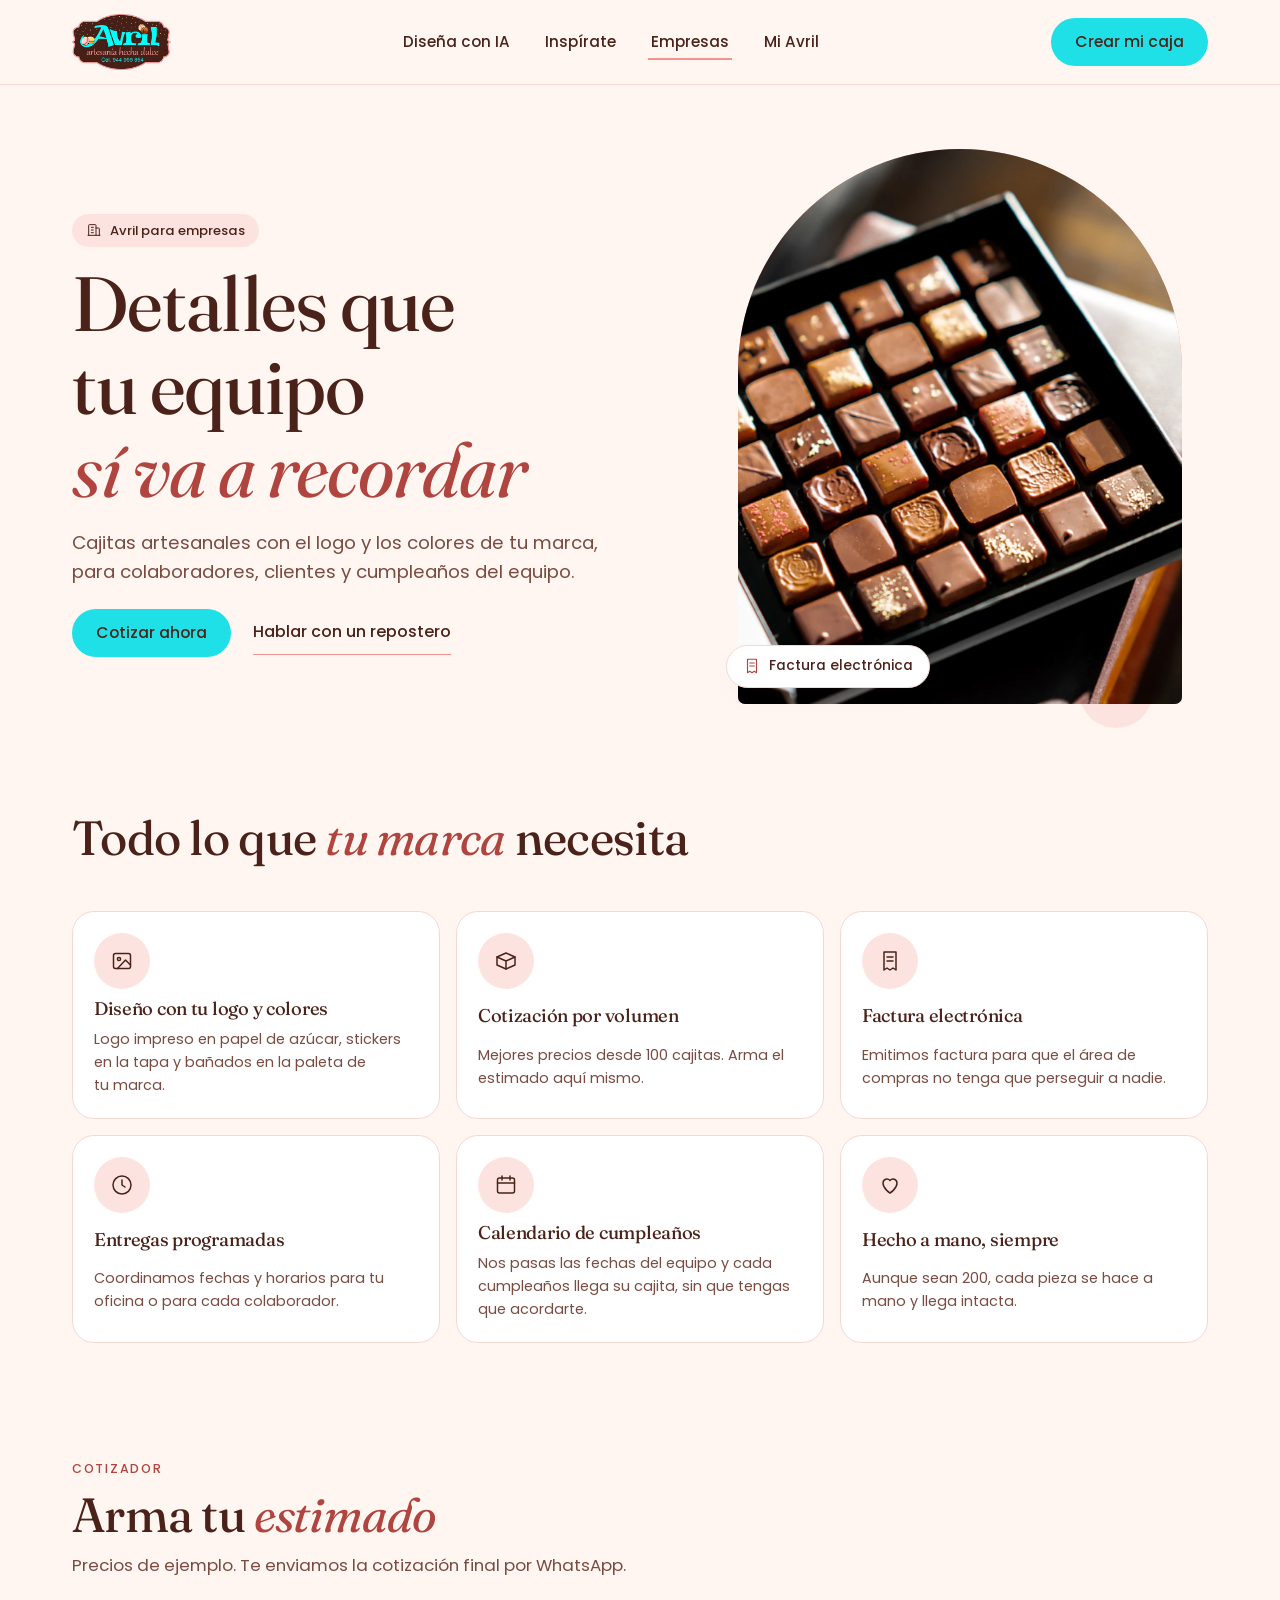
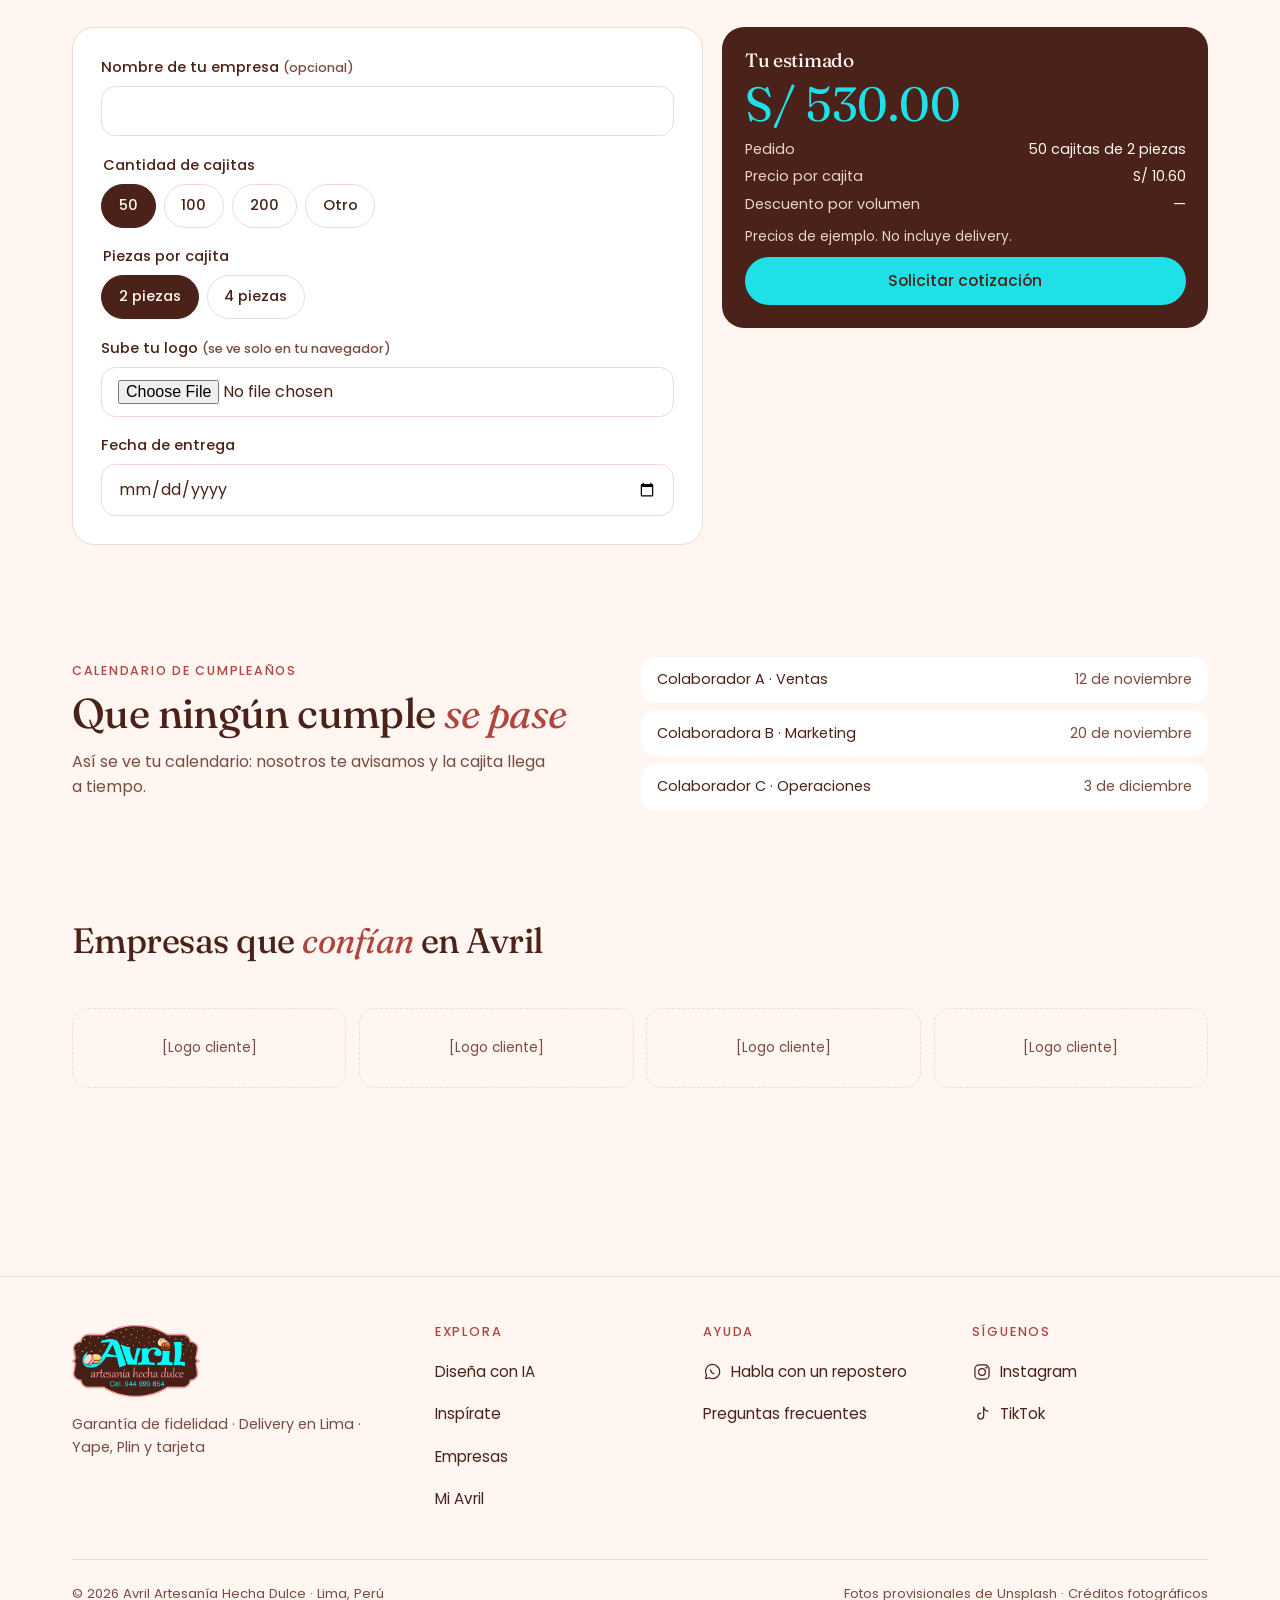
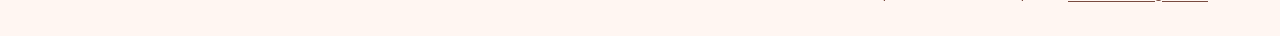
<file: empresas.html>
<!doctype html>
<html lang="es-PE" class="no-js">
<head>
  <meta charset="utf-8">
  <meta name="viewport" content="width=device-width, initial-scale=1">
  <title>Avril para empresas · Regalos corporativos con tu logo en Lima</title>
  <meta name="description" content="Cajitas de trufas, alfajores y chocotejas con el logo de tu empresa. Cotización por volumen, factura electrónica y calendario de cumpleaños del equipo.">
  <meta name="theme-color" content="#FFF6F2">
  <meta property="og:title" content="Avril para empresas">
  <meta property="og:description" content="Detalles corporativos artesanales con tu logo, por volumen y con factura.">
  <meta property="og:image" content="assets/img/og-image.jpg">
  <link rel="icon" href="favicon.svg" type="image/svg+xml">
  <link rel="preconnect" href="https://fonts.googleapis.com">
  <link rel="preconnect" href="https://fonts.gstatic.com" crossorigin>
  <link rel="stylesheet" href="https://fonts.googleapis.com/css2?family=Fraunces:ital,opsz,wght@0,9..144,400;0,9..144,500;1,9..144,400;1,9..144,500&family=Poppins:wght@400;500&display=swap">
  <link rel="stylesheet" href="styles.css?v=20261016">
  <script defer src="lib/gsap.min.js?v=20261016"></script>
  <script defer src="lib/ScrollTrigger.min.js?v=20261016"></script>
  <script defer src="lib/manifest.js?v=20261016"></script>
  <script defer src="main.js?v=20261016"></script>
</head>
<body class="has-mbar">
  <a class="skip-link" href="#main">Saltar al contenido</a>

  <header class="site-header">
    <div class="container nav">
      <a class="brand" href="index.html" aria-label="Avril, ir al inicio">
        <img src="assets/img/logo-avril.png" srcset="assets/img/logo-avril.png 1x, assets/img/logo-avril@2x.png 2x" alt="Avril · artesanía hecha dulce" width="99" height="56">
      </a>
      <nav class="nav-links" aria-label="Principal">
        <a href="disena.html">Diseña con IA</a>
        <a href="inspirate.html">Inspírate</a>
        <a href="empresas.html" aria-current="page">Empresas</a>
        <a href="mi-avril.html">Mi Avril</a>
      </nav>
      <div class="nav-actions">
        <a class="btn btn-primary" href="disena.html">Crear mi caja</a>
        <button class="burger" type="button" data-open-drawer aria-controls="drawer" aria-expanded="false" aria-label="Abrir menú">
          <svg class="icon" viewBox="0 0 24 24"><path d="M4 7h16M4 12h16M4 17h16"/></svg>
        </button>
      </div>
    </div>
  </header>
  <div class="drawer" id="drawer" aria-label="Menú">
    <div class="drawer-top">
      <img src="assets/img/logo-avril.png" alt="Avril" width="71" height="40" style="height:40px;width:auto">
      <button class="burger" type="button" data-close-drawer aria-label="Cerrar menú"><svg class="icon" viewBox="0 0 24 24"><path d="M6 6l12 12M18 6L6 18"/></svg></button>
    </div>
    <nav aria-label="Principal móvil">
      <a href="disena.html">Diseña con IA</a>
      <a href="inspirate.html">Inspírate</a>
      <a href="empresas.html" aria-current="page">Empresas</a>
      <a href="mi-avril.html">Mi Avril</a>
    </nav>
    <a class="btn btn-primary" href="disena.html">Crear mi caja</a>
    <a class="btn btn-outline" style="margin-top:.7rem" href="https://wa.me/51944999854" target="_blank" rel="noopener">Hablar con un repostero</a>
  </div>

  <main id="main">
    <section class="hero">
      <div class="container hero-grid">
        <div>
          <span class="tag reveal"><svg class="icon" viewBox="0 0 24 24"><path d="M4 20V5a1 1 0 0 1 1-1h9a1 1 0 0 1 1 1v15M15 9h4a1 1 0 0 1 1 1v10M3 20h18M8 8h3M8 12h3M8 16h3"/></svg>Avril para empresas</span>
          <h1 class="reveal reveal-d1">Detalles que tu equipo <em>sí va a recordar</em></h1>
          <p class="hero-lead reveal reveal-d2">Cajitas artesanales con el logo y los colores de tu marca, para colaboradores, clientes y cumpleaños del equipo.</p>
          <div class="hero-ctas reveal reveal-d3">
            <a class="btn btn-primary" href="#cotizador">Cotizar ahora</a>
            <a class="btn-link" href="https://wa.me/51944999854?text=Hola%20Avril%2C%20quiero%20informaci%C3%B3n%20para%20empresas" target="_blank" rel="noopener">Hablar con un repostero</a>
          </div>
        </div>
        <div class="hero-visual reveal reveal-d2">
          <div class="arch">
            <!-- FOTO PROVISIONAL: reemplazar por foto real de Avril -->
            <img data-parallax src="assets/img/caja-corporativa.webp" alt="Caja con bombones en cuadrícula para regalos corporativos" width="800" height="800" loading="eager">
          </div>
          <span class="seal seal-a"><svg class="icon" viewBox="0 0 24 24"><path d="M6 3h12v18l-3-2-3 2-3-2-3 2z"/><path d="M9 8h6M9 12h6"/></svg>Factura electrónica</span>
          <span class="hero-deco" aria-hidden="true"></span>
        </div>
      </div>
    </section>

    <section class="section" style="padding-top:0" aria-labelledby="ben-t">
      <div class="container">
        <div class="section-head reveal"><h2 id="ben-t">Todo lo que <em>tu marca</em> necesita</h2></div>
        <div class="benefits">
          <div class="card benefit reveal"><span class="icon-circle"><svg class="icon" viewBox="0 0 24 24"><rect x="3.5" y="4.5" width="17" height="15" rx="2"/><circle cx="9" cy="10" r="1.6"/><path d="M20.5 16l-5-5-8 8.5"/></svg></span><h3>Diseño con tu logo y colores</h3><p>Logo impreso en papel de azúcar, stickers en la tapa y bañados en la paleta de tu marca.</p></div>
          <div class="card benefit reveal reveal-d1"><span class="icon-circle"><svg class="icon" viewBox="0 0 24 24"><path d="M3 8l9-4 9 4v8l-9 4-9-4z"/><path d="M3 8l9 4 9-4M12 12v8"/></svg></span><h3>Cotización por volumen</h3><p>Mejores precios desde 100 cajitas. Arma el estimado aquí mismo.</p></div>
          <div class="card benefit reveal reveal-d2"><span class="icon-circle"><svg class="icon" viewBox="0 0 24 24"><path d="M6 3h12v18l-3-2-3 2-3-2-3 2z"/><path d="M9 8h6M9 12h6"/></svg></span><h3>Factura electrónica</h3><p>Emitimos factura para que el área de compras no tenga que perseguir a nadie.</p></div>
          <div class="card benefit reveal"><span class="icon-circle"><svg class="icon" viewBox="0 0 24 24"><circle cx="12" cy="12" r="9"/><path d="M12 7v5l3 2"/></svg></span><h3>Entregas programadas</h3><p>Coordinamos fechas y horarios para tu oficina o para cada colaborador.</p></div>
          <div class="card benefit reveal reveal-d1"><span class="icon-circle"><svg class="icon" viewBox="0 0 24 24"><rect x="3.5" y="5" width="17" height="15" rx="2"/><path d="M3.5 10h17M8 3v4M16 3v4"/></svg></span><h3>Calendario de cumpleaños</h3><p>Nos pasas las fechas del equipo y cada cumpleaños llega su cajita, sin que tengas que acordarte.</p></div>
          <div class="card benefit reveal reveal-d2"><span class="icon-circle"><svg class="icon" viewBox="0 0 24 24"><path d="M12 20s-7-4.3-7-10a4 4 0 0 1 7-2.6A4 4 0 0 1 19 10c0 5.7-7 10-7 10z"/></svg></span><h3>Hecho a mano, siempre</h3><p>Aunque sean 200, cada pieza se hace a mano y llega intacta.</p></div>
        </div>
      </div>
    </section>

    <!-- ============ COTIZADOR ============ -->
    <section class="section" id="cotizador" style="padding-top:0" aria-labelledby="cot-t">
      <div class="container">
        <div class="section-head reveal">
          <span class="eyebrow">Cotizador</span>
          <h2 id="cot-t">Arma tu <em>estimado</em></h2>
          <p>Precios de ejemplo. Te enviamos la cotización final por WhatsApp.</p>
        </div>
        <form class="quote-grid" data-quote>
          <div class="panel form-grid">
            <div class="field"><label for="q-empresa">Nombre de tu empresa <span class="hint">(opcional)</span></label><input class="input" id="q-empresa" type="text" maxlength="60" autocomplete="organization"></div>
            <fieldset class="field" style="border:0;padding:0">
              <legend class="label" style="margin-bottom:.4rem">Cantidad de cajitas</legend>
              <div class="chips">
                <label class="chip"><input type="radio" name="cantidad" value="50" checked><span>50</span></label>
                <label class="chip"><input type="radio" name="cantidad" value="100"><span>100</span></label>
                <label class="chip"><input type="radio" name="cantidad" value="200"><span>200</span></label>
                <label class="chip"><input type="radio" name="cantidad" value="otro"><span>Otro</span></label>
              </div>
            </fieldset>
            <div class="field" hidden><label for="q-otro">¿Cuántas cajitas?</label><input class="input" id="q-otro" type="number" min="10" step="1" value="30" inputmode="numeric"></div>
            <fieldset class="field" style="border:0;padding:0">
              <legend class="label" style="margin-bottom:.4rem">Piezas por cajita</legend>
              <div class="chips">
                <label class="chip"><input type="radio" name="piezas" value="2" checked><span>2 piezas</span></label>
                <label class="chip"><input type="radio" name="piezas" value="4"><span>4 piezas</span></label>
              </div>
            </fieldset>
            <div class="field">
              <label for="q-logo">Sube tu logo <span class="hint">(se ve solo en tu navegador)</span></label>
              <input class="input" id="q-logo" type="file" accept="image/*">
              <img class="logo-preview" data-logo-preview hidden alt="Vista previa de tu logo">
            </div>
            <div class="field"><label for="q-fecha">Fecha de entrega</label><input class="input" id="q-fecha" type="date"></div>
          </div>
          <aside class="estimate" aria-live="polite">
            <h3>Tu estimado</h3>
            <span class="amount" data-q-total>S/ 530.00</span>
            <dl>
              <dt>Pedido</dt><dd data-q-qty>50 cajitas de 2 piezas</dd>
              <dt>Precio por cajita</dt><dd data-q-unit>S/ 10.60</dd>
              <dt>Descuento por volumen</dt><dd data-q-desc>—</dd>
            </dl>
            <p class="small">Precios de ejemplo. No incluye delivery.</p>
            <button class="btn btn-primary btn-block" type="submit">Solicitar cotización</button>
          </aside>
        </form>
      </div>
    </section>

    <section class="section" style="padding-top:0" aria-labelledby="cal-t">
      <div class="container why-grid" style="align-items:start">
        <div class="reveal">
          <span class="eyebrow">Calendario de cumpleaños</span>
          <h2 id="cal-t" style="font-size:clamp(1.8rem,4vw,2.6rem)">Que ningún cumple <em>se pase</em></h2>
          <p style="margin-top:.8rem">Así se ve tu calendario: nosotros te avisamos y la cajita llega a tiempo.</p>
        </div>
        <ul class="calendar-demo reveal reveal-d1" aria-label="Ejemplo de calendario">
          <li><span>Colaborador A · Ventas</span><span class="muted">12 de noviembre</span></li>
          <li><span>Colaboradora B · Marketing</span><span class="muted">20 de noviembre</span></li>
          <li><span>Colaborador C · Operaciones</span><span class="muted">3 de diciembre</span></li>
        </ul>
      </div>
    </section>

    <section class="section" style="padding-top:0" aria-labelledby="cli-t">
      <div class="container">
        <div class="section-head reveal"><h2 id="cli-t" style="font-size:clamp(1.6rem,3.4vw,2.2rem)">Empresas que <em>confían</em> en Avril</h2></div>
        <div class="client-logos reveal">
          <span>[Logo cliente]</span><span>[Logo cliente]</span><span>[Logo cliente]</span><span>[Logo cliente]</span>
        </div>
      </div>
    </section>
  </main>

  <footer class="site-footer">
    <div class="container">
      <div class="footer-grid">
        <div class="footer-brand">
          <img src="assets/img/logo-avril.png" srcset="assets/img/logo-avril.png 1x, assets/img/logo-avril@2x.png 2x" alt="Avril · artesanía hecha dulce" width="128" height="72" loading="lazy">
          <p>Garantía de fidelidad · Delivery en Lima · Yape, Plin y tarjeta</p>
        </div>
        <div class="footer-col">
          <h3>Explora</h3>
          <ul><li><a href="disena.html">Diseña con IA</a></li><li><a href="inspirate.html">Inspírate</a></li><li><a href="empresas.html">Empresas</a></li><li><a href="mi-avril.html">Mi Avril</a></li></ul>
        </div>
        <div class="footer-col">
          <h3>Ayuda</h3>
          <ul>
            <li><a href="https://wa.me/51944999854" target="_blank" rel="noopener"><svg class="icon" viewBox="0 0 24 24"><path d="M20 11.5a8.5 8.5 0 0 1-12.6 7.4L3 20l1.2-4.2A8.5 8.5 0 1 1 20 11.5z"/><path d="M9 9.5c.3 2 1.8 3.8 4 4.6"/></svg>Habla con un repostero</a></li>
            <li><a href="inspirate.html#faq">Preguntas frecuentes</a></li>
          </ul>
        </div>
        <div class="footer-col">
          <h3>Síguenos</h3>
          <ul>
            <!-- [URL INSTAGRAM] pendiente -->
            <li><a href="#" title="[URL PENDIENTE]"><svg class="icon" viewBox="0 0 24 24"><rect x="3.5" y="3.5" width="17" height="17" rx="5"/><circle cx="12" cy="12" r="4"/><circle cx="17.3" cy="6.7" r=".6"/></svg>Instagram</a></li>
            <!-- [URL TIKTOK] pendiente -->
            <li><a href="#" title="[URL PENDIENTE]"><svg class="icon" viewBox="0 0 24 24"><path d="M14 4v10.5a3.5 3.5 0 1 1-3.5-3.5"/><path d="M14 4c.5 2.6 2.4 4.3 5 4.5"/></svg>TikTok</a></li>
          </ul>
        </div>
      </div>
      <div class="footer-bottom">
        <span>© <span data-year>2026</span> Avril Artesanía Hecha Dulce · Lima, Perú</span>
        <span>Fotos provisionales de Unsplash · <a href="creditos.html">Créditos fotográficos</a></span>
      </div>
    </div>
  </footer>

  <div class="mbar">
    <a class="btn btn-primary" href="#cotizador">Cotizar para empresas</a>
    <a class="wa-round" href="https://wa.me/51944999854" target="_blank" rel="noopener" aria-label="Escríbenos por WhatsApp"><svg class="icon" viewBox="0 0 24 24"><path d="M20 11.5a8.5 8.5 0 0 1-12.6 7.4L3 20l1.2-4.2A8.5 8.5 0 1 1 20 11.5z"/><path d="M9 9.5c.3 2 1.8 3.8 4 4.6"/></svg></a>
  </div>
</body>
</html>
</file>
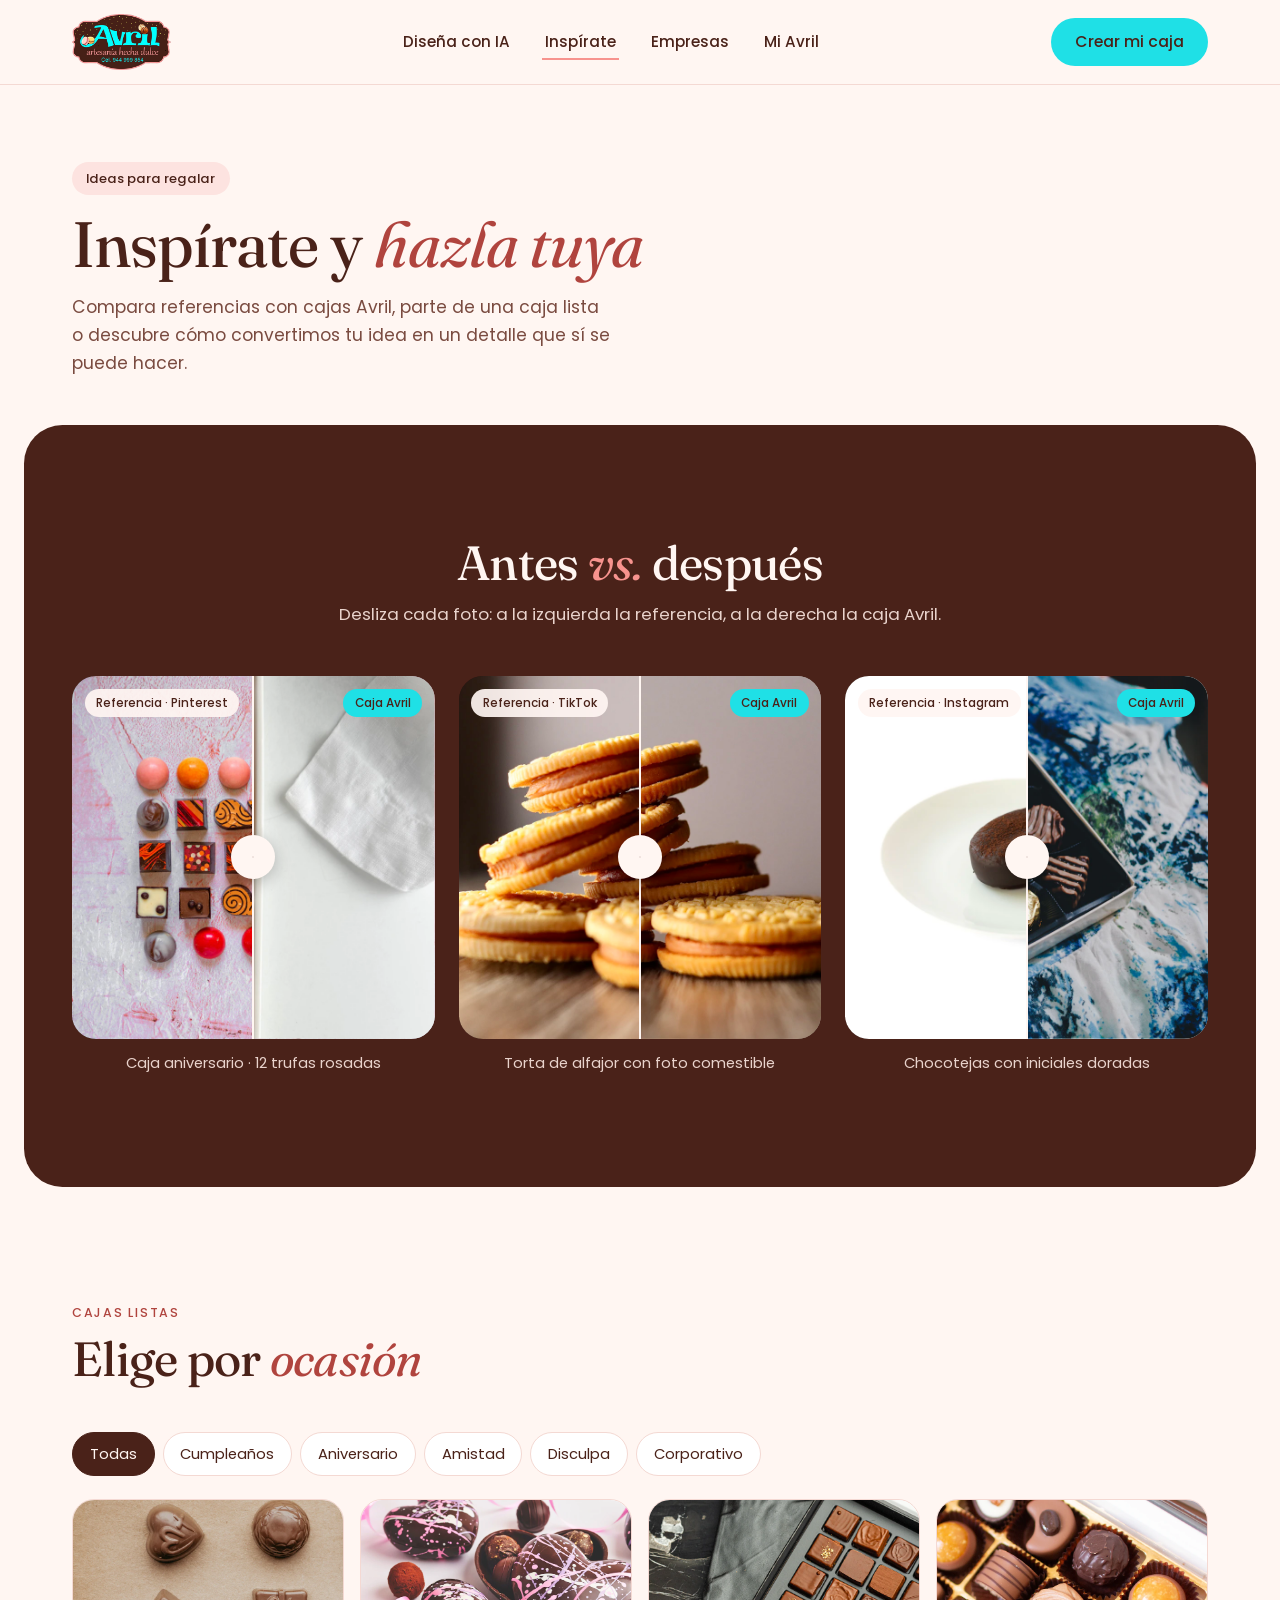
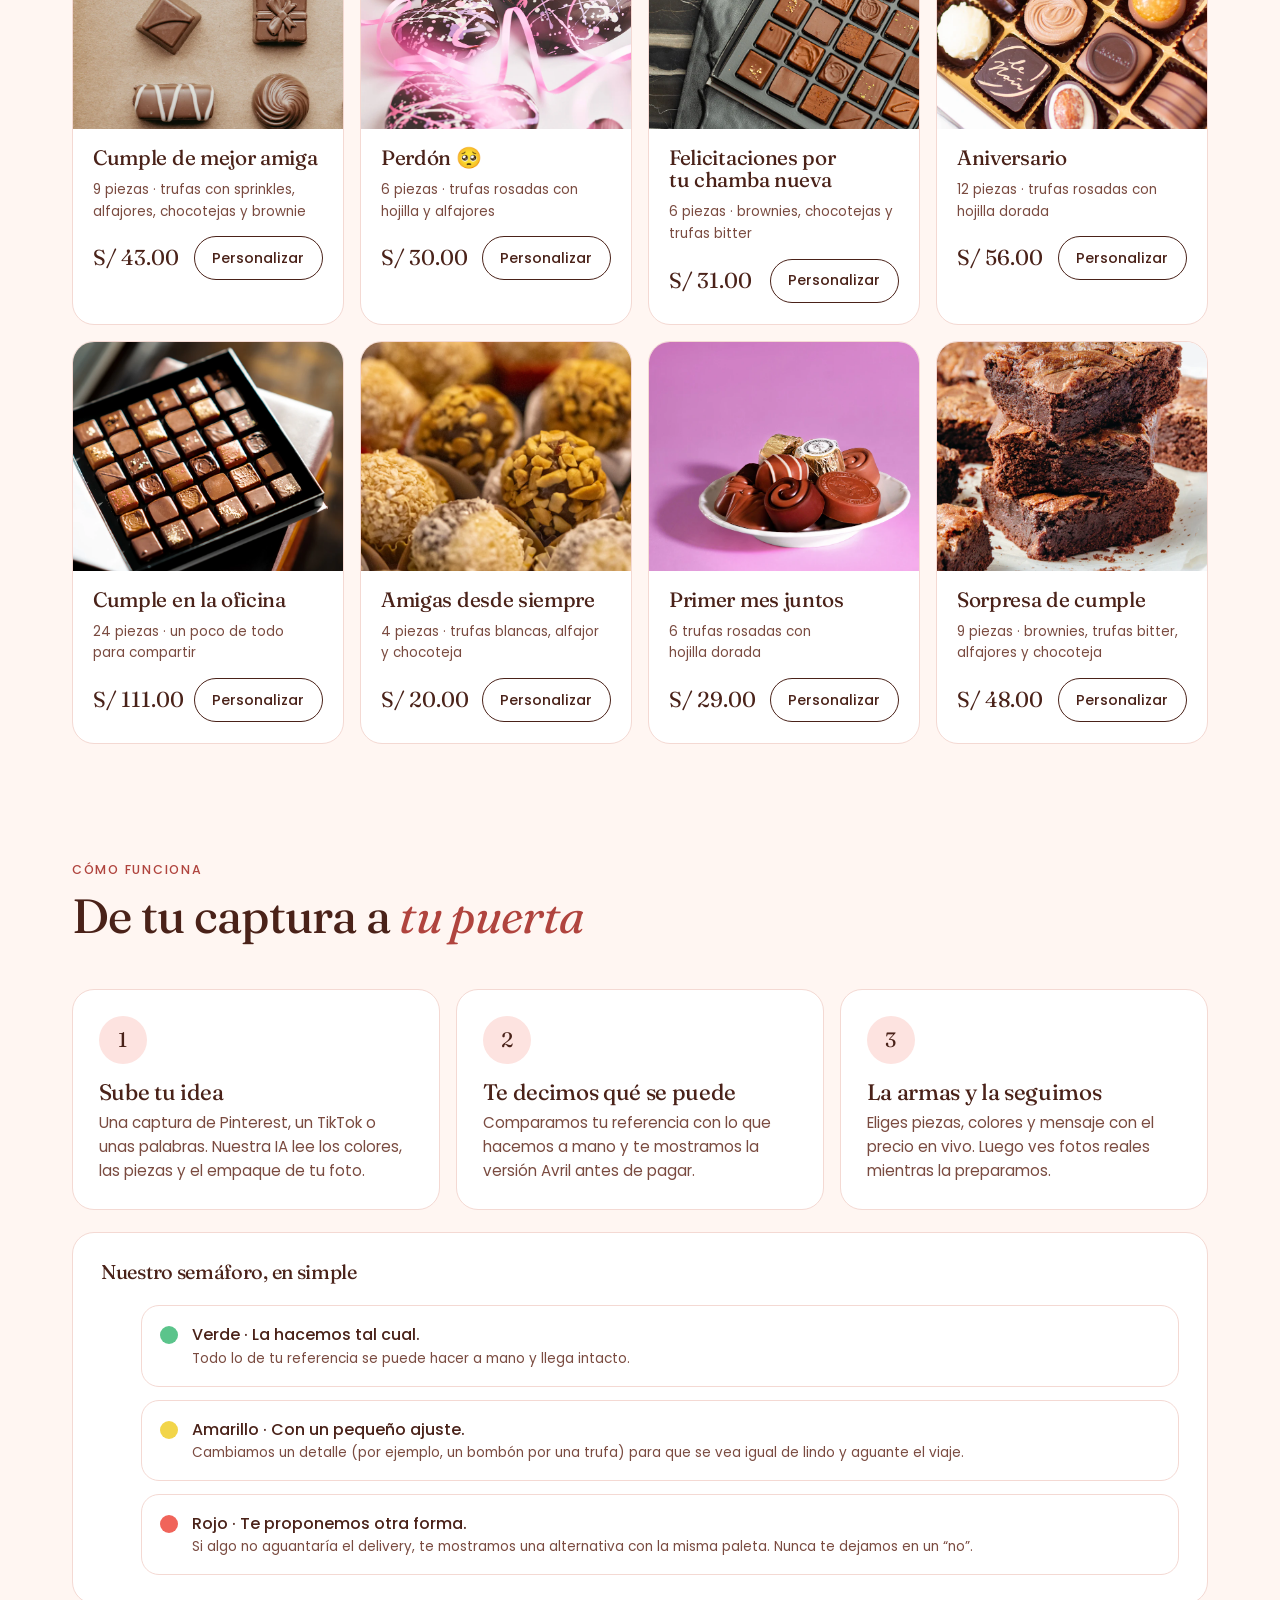
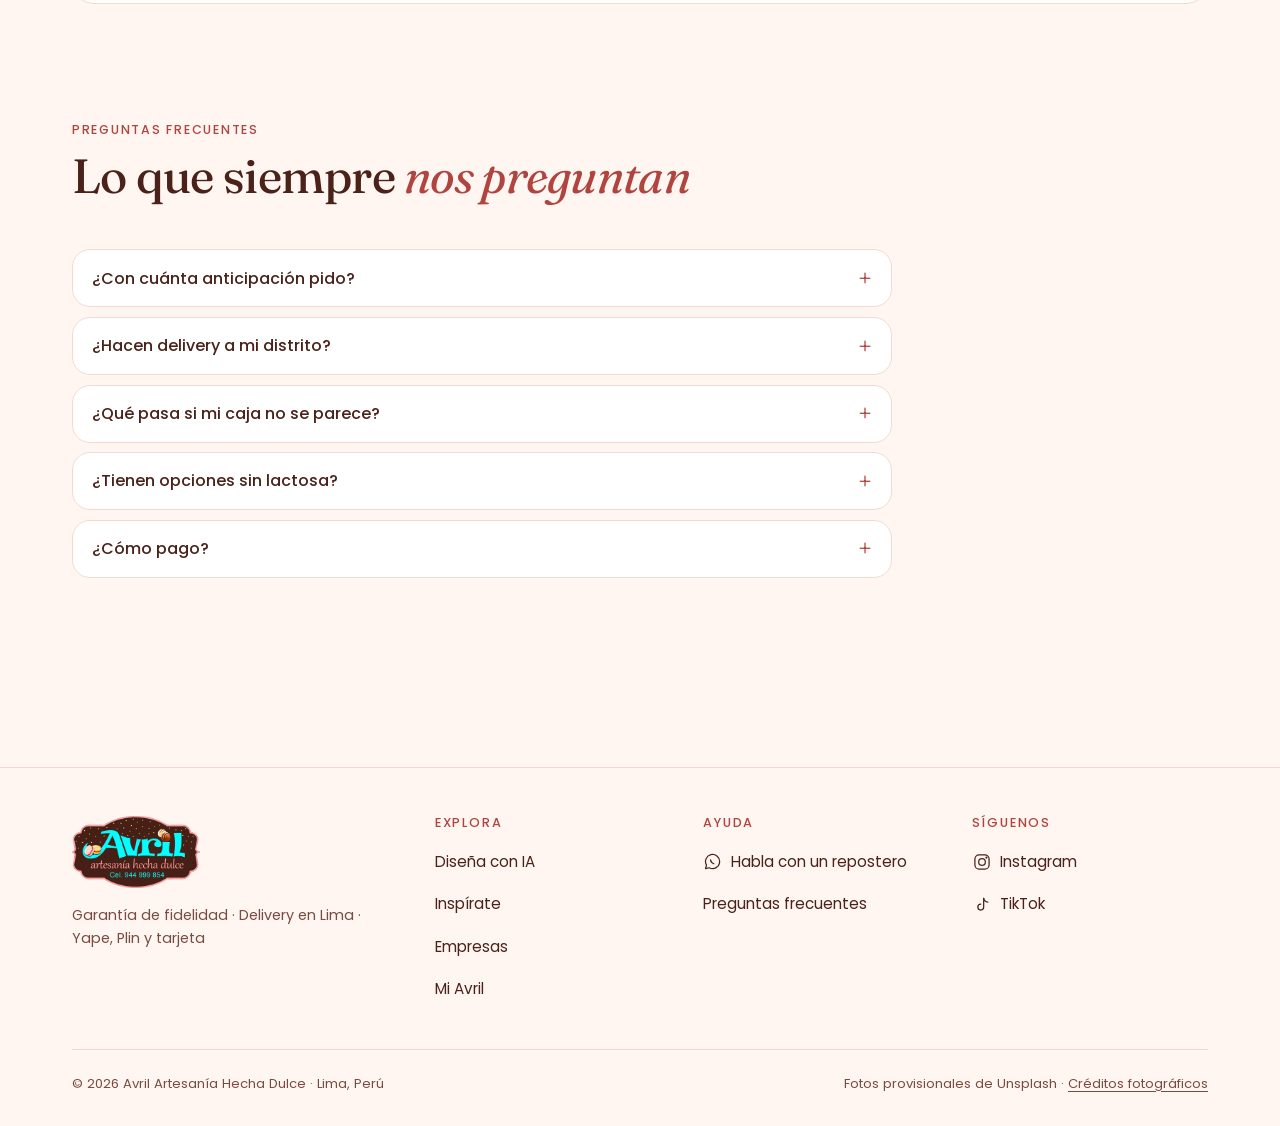
<file: inspirate.html>
<!doctype html>
<html lang="es-PE" class="no-js">
<head>
  <meta charset="utf-8">
  <meta name="viewport" content="width=device-width, initial-scale=1">
  <title>Inspírate · Cajas listas y antes vs. después | Avril</title>
  <meta name="description" content="Mira pedidos reales de referencia vs. caja Avril, elige una caja lista por ocasión y resuelve tus dudas sobre delivery, pagos y anticipación.">
  <meta name="theme-color" content="#FFF6F2">
  <meta property="og:title" content="Inspírate · Avril">
  <meta property="og:description" content="Cajas listas por ocasión y comparaciones reales de referencia vs. caja Avril.">
  <meta property="og:image" content="assets/img/og-image.jpg">
  <link rel="icon" href="favicon.svg" type="image/svg+xml">
  <link rel="preconnect" href="https://fonts.googleapis.com">
  <link rel="preconnect" href="https://fonts.gstatic.com" crossorigin>
  <link rel="stylesheet" href="https://fonts.googleapis.com/css2?family=Fraunces:ital,opsz,wght@0,9..144,400;0,9..144,500;1,9..144,400;1,9..144,500&family=Poppins:wght@400;500&display=swap">
  <link rel="stylesheet" href="styles.css?v=20261016">
  <script defer src="lib/manifest.js?v=20261016"></script>
  <script defer src="main.js?v=20261016"></script>
</head>
<body class="has-mbar">
  <a class="skip-link" href="#main">Saltar al contenido</a>

  <header class="site-header">
    <div class="container nav">
      <a class="brand" href="index.html" aria-label="Avril, ir al inicio">
        <img src="assets/img/logo-avril.png" srcset="assets/img/logo-avril.png 1x, assets/img/logo-avril@2x.png 2x" alt="Avril · artesanía hecha dulce" width="99" height="56">
      </a>
      <nav class="nav-links" aria-label="Principal">
        <a href="disena.html">Diseña con IA</a>
        <a href="inspirate.html" aria-current="page">Inspírate</a>
        <a href="empresas.html">Empresas</a>
        <a href="mi-avril.html">Mi Avril</a>
      </nav>
      <div class="nav-actions">
        <a class="btn btn-primary" href="disena.html">Crear mi caja</a>
        <button class="burger" type="button" data-open-drawer aria-controls="drawer" aria-expanded="false" aria-label="Abrir menú">
          <svg class="icon" viewBox="0 0 24 24"><path d="M4 7h16M4 12h16M4 17h16"/></svg>
        </button>
      </div>
    </div>
  </header>
  <div class="drawer" id="drawer" aria-label="Menú">
    <div class="drawer-top">
      <img src="assets/img/logo-avril.png" alt="Avril" width="71" height="40" style="height:40px;width:auto">
      <button class="burger" type="button" data-close-drawer aria-label="Cerrar menú"><svg class="icon" viewBox="0 0 24 24"><path d="M6 6l12 12M18 6L6 18"/></svg></button>
    </div>
    <nav aria-label="Principal móvil">
      <a href="disena.html">Diseña con IA</a>
      <a href="inspirate.html" aria-current="page">Inspírate</a>
      <a href="empresas.html">Empresas</a>
      <a href="mi-avril.html">Mi Avril</a>
    </nav>
    <a class="btn btn-primary" href="disena.html">Crear mi caja</a>
    <a class="btn btn-outline" style="margin-top:.7rem" href="https://wa.me/51944999854" target="_blank" rel="noopener">Hablar con un repostero</a>
  </div>

  <main id="main">
    <section class="page-hero">
      <div class="container">
        <span class="tag reveal">Ideas para regalar</span>
        <h1 class="reveal reveal-d1">Inspírate y <em>hazla tuya</em></h1>
        <p class="reveal reveal-d2">Compara referencias con cajas Avril, parte de una caja lista o descubre cómo convertimos tu idea en un detalle que sí se puede hacer.</p>
      </div>
    </section>

    <!-- ============ ANTES VS DESPUÉS ============ -->
    <section class="section band" aria-labelledby="ba-t" style="margin-top:0">
      <div class="container">
        <div class="section-head center reveal">
          <h2 id="ba-t">Antes <em>vs.</em> después</h2>
          <p>Desliza cada foto: a la izquierda la referencia, a la derecha la caja Avril.</p>
        </div>
        <div class="ba-grid">
          <figure class="ba-item reveal">
            <div class="ba">
              <!-- FOTO PROVISIONAL: reemplazar por foto real de Avril -->
              <img src="assets/img/antes-1.webp" alt="Referencia: bombones de colores ordenados sobre fondo rosado" loading="lazy" decoding="async">
              <img class="ba-after" src="assets/img/despues-1.webp" alt="Caja Avril: trufas surtidas en bandeja blanca" loading="lazy" decoding="async">
              <span class="ba-label l">Referencia · Pinterest</span><span class="ba-label r">Caja Avril</span>
              <span class="ba-handle" aria-hidden="true"><svg class="icon" viewBox="0 0 24 24"><path d="M9 7l-5 5 5 5M15 7l5 5-5 5"/></svg></span>
              <input type="range" min="0" max="100" value="50" aria-label="Comparar referencia y caja Avril: caja aniversario">
            </div>
            <figcaption>Caja aniversario · 12 trufas rosadas</figcaption>
          </figure>
          <figure class="ba-item reveal reveal-d1">
            <div class="ba">
              <!-- FOTO PROVISIONAL: reemplazar por foto real de Avril -->
              <img src="assets/img/antes-2.webp" alt="Referencia: galletas rellenas apiladas" loading="lazy" decoding="async">
              <img class="ba-after" src="assets/img/despues-2.webp" alt="Caja Avril: capas de alfajor rellenas de manjar" loading="lazy" decoding="async">
              <span class="ba-label l">Referencia · TikTok</span><span class="ba-label r">Caja Avril</span>
              <span class="ba-handle" aria-hidden="true"><svg class="icon" viewBox="0 0 24 24"><path d="M9 7l-5 5 5 5M15 7l5 5-5 5"/></svg></span>
              <input type="range" min="0" max="100" value="50" aria-label="Comparar referencia y caja Avril: torta de alfajor">
            </div>
            <figcaption>Torta de alfajor con foto comestible</figcaption>
          </figure>
          <figure class="ba-item reveal reveal-d2">
            <div class="ba">
              <!-- FOTO PROVISIONAL: reemplazar por foto real de Avril -->
              <img src="assets/img/antes-3.webp" alt="Referencia: postre de chocolate con hojilla dorada" loading="lazy" decoding="async">
              <img class="ba-after" src="assets/img/despues-3.webp" alt="Caja Avril: bandeja de bombones de chocolate decorados" loading="lazy" decoding="async">
              <span class="ba-label l">Referencia · Instagram</span><span class="ba-label r">Caja Avril</span>
              <span class="ba-handle" aria-hidden="true"><svg class="icon" viewBox="0 0 24 24"><path d="M9 7l-5 5 5 5M15 7l5 5-5 5"/></svg></span>
              <input type="range" min="0" max="100" value="50" aria-label="Comparar referencia y caja Avril: chocotejas">
            </div>
            <figcaption>Chocotejas con iniciales doradas</figcaption>
          </figure>
        </div>
      </div>
    </section>

    <!-- ============ CAJAS LISTAS ============ -->
    <section class="section" id="cajas" aria-labelledby="cajas-t">
      <div class="container">
        <div class="section-head reveal">
          <span class="eyebrow">Cajas listas</span>
          <h2 id="cajas-t">Elige por <em>ocasión</em></h2>
        </div>
        <div class="chips filters" data-filters role="radiogroup" aria-label="Filtrar por ocasión">
          <label class="chip"><input type="radio" name="f" value="todas" checked><span>Todas</span></label>
          <label class="chip"><input type="radio" name="f" value="cumpleanos"><span>Cumpleaños</span></label>
          <label class="chip"><input type="radio" name="f" value="aniversario"><span>Aniversario</span></label>
          <label class="chip"><input type="radio" name="f" value="amistad"><span>Amistad</span></label>
          <label class="chip"><input type="radio" name="f" value="disculpa"><span>Disculpa</span></label>
          <label class="chip"><input type="radio" name="f" value="corporativo"><span>Corporativo</span></label>
        </div>
        <div class="ready-grid">
          <!-- FOTOS PROVISIONALES: reemplazar por fotos reales de Avril -->
          <article class="card card-hover ready-card" data-occasion="cumpleanos">
            <div class="card-media"><img src="assets/img/caja-amiga.webp" alt="Caja de bombones surtidos para cumpleaños" loading="lazy" decoding="async"></div>
            <div class="card-body"><h3>Cumple de mejor amiga</h3><p class="pieces">9 piezas · trufas con sprinkles, alfajores, chocotejas y brownie</p>
              <div class="ready-foot"><span class="price" data-price-of="amiga">S/ 43.00</span><a class="btn btn-outline btn-sm" href="disena.html?caja=amiga">Personalizar</a></div></div>
          </article>
          <article class="card card-hover ready-card" data-occasion="disculpa">
            <div class="card-media"><img src="assets/img/caja-perdon.webp" alt="Bombones en forma de corazón con decoración rosada" loading="lazy" decoding="async"></div>
            <div class="card-body"><h3>Perdón 🥺</h3><p class="pieces">6 piezas · trufas rosadas con hojilla y alfajores</p>
              <div class="ready-foot"><span class="price" data-price-of="perdon">S/ 30.00</span><a class="btn btn-outline btn-sm" href="disena.html?caja=perdon">Personalizar</a></div></div>
          </article>
          <article class="card card-hover ready-card" data-occasion="amistad">
            <div class="card-media"><img src="assets/img/caja-chamba.webp" alt="Bombones de chocolate en plato" loading="lazy" decoding="async"></div>
            <div class="card-body"><h3>Felicitaciones por tu chamba nueva</h3><p class="pieces">6 piezas · brownies, chocotejas y trufas bitter</p>
              <div class="ready-foot"><span class="price" data-price-of="chamba">S/ 31.00</span><a class="btn btn-outline btn-sm" href="disena.html?caja=chamba">Personalizar</a></div></div>
          </article>
          <article class="card card-hover ready-card" data-occasion="aniversario">
            <div class="card-media"><img src="assets/img/caja-aniversario.webp" alt="Caja abierta con bombones surtidos" loading="lazy" decoding="async"></div>
            <div class="card-body"><h3>Aniversario</h3><p class="pieces">12 piezas · trufas rosadas con hojilla dorada</p>
              <div class="ready-foot"><span class="price" data-price-of="aniversario">S/ 56.00</span><a class="btn btn-outline btn-sm" href="disena.html?caja=aniversario">Personalizar</a></div></div>
          </article>
          <article class="card card-hover ready-card" data-occasion="corporativo">
            <div class="card-media"><img src="assets/img/caja-corporativa.webp" alt="Caja con bombones ordenados en cuadrícula" loading="lazy" decoding="async"></div>
            <div class="card-body"><h3>Cumple en la oficina</h3><p class="pieces">24 piezas · un poco de todo para compartir</p>
              <div class="ready-foot"><span class="price" data-price-of="oficina">S/ 111.00</span><a class="btn btn-outline btn-sm" href="disena.html?caja=oficina">Personalizar</a></div></div>
          </article>
          <article class="card card-hover ready-card" data-occasion="amistad">
            <div class="card-media"><img src="assets/img/testimonio-1.webp" alt="Trufas cubiertas de frutos secos" loading="lazy" decoding="async"></div>
            <div class="card-body"><h3>Amigas desde siempre</h3><p class="pieces">4 piezas · trufas blancas, alfajor y chocoteja</p>
              <div class="ready-foot"><span class="price" data-price-of="amigas">S/ 20.00</span><a class="btn btn-outline btn-sm" href="disena.html?caja=amigas">Personalizar</a></div></div>
          </article>
          <article class="card card-hover ready-card" data-occasion="aniversario">
            <div class="card-media"><img src="assets/img/trufas-rosadas.webp" alt="Bombones rosados sobre fondo rosa" loading="lazy" decoding="async"></div>
            <div class="card-body"><h3>Primer mes juntos</h3><p class="pieces">6 trufas rosadas con hojilla dorada</p>
              <div class="ready-foot"><span class="price" data-price-of="primer-mes">S/ 29.00</span><a class="btn btn-outline btn-sm" href="disena.html?caja=primer-mes">Personalizar</a></div></div>
          </article>
          <article class="card card-hover ready-card" data-occasion="cumpleanos">
            <div class="card-media"><img src="assets/img/brownies.webp" alt="Brownies de chocolate apilados" loading="lazy" decoding="async"></div>
            <div class="card-body"><h3>Sorpresa de cumple</h3><p class="pieces">9 piezas · brownies, trufas bitter, alfajores y chocoteja</p>
              <div class="ready-foot"><span class="price" data-price-of="sorpresa">S/ 48.00</span><a class="btn btn-outline btn-sm" href="disena.html?caja=sorpresa">Personalizar</a></div></div>
          </article>
        </div>
      </div>
    </section>

    <!-- ============ CÓMO FUNCIONA ============ -->
    <section class="section" id="como-funciona" style="padding-top:0" aria-labelledby="como-t">
      <div class="container">
        <div class="section-head reveal">
          <span class="eyebrow">Cómo funciona</span>
          <h2 id="como-t">De tu captura a <em>tu puerta</em></h2>
        </div>
        <div class="how-grid">
          <div class="step-card reveal"><div class="step-num">1</div><h3>Sube tu idea</h3><p>Una captura de Pinterest, un TikTok o unas palabras. Nuestra IA lee los colores, las piezas y el empaque de tu foto.</p></div>
          <div class="step-card reveal reveal-d1"><div class="step-num">2</div><h3>Te decimos qué se puede</h3><p>Comparamos tu referencia con lo que hacemos a mano y te mostramos la versión Avril antes de pagar.</p></div>
          <div class="step-card reveal reveal-d2"><div class="step-num">3</div><h3>La armas y la seguimos</h3><p>Eliges piezas, colores y mensaje con el precio en vivo. Luego ves fotos reales mientras la preparamos.</p></div>
        </div>
        <div class="panel reveal" style="margin-top:1.4rem">
          <h3>Nuestro semáforo, en simple</h3>
          <ul class="lights-explain">
            <li><span class="dot v"></span><div><strong style="font-weight:500">Verde · La hacemos tal cual.</strong><p class="small">Todo lo de tu referencia se puede hacer a mano y llega intacto.</p></div></li>
            <li><span class="dot a"></span><div><strong style="font-weight:500">Amarillo · Con un pequeño ajuste.</strong><p class="small">Cambiamos un detalle (por ejemplo, un bombón por una trufa) para que se vea igual de lindo y aguante el viaje.</p></div></li>
            <li><span class="dot r"></span><div><strong style="font-weight:500">Rojo · Te proponemos otra forma.</strong><p class="small">Si algo no aguantaría el delivery, te mostramos una alternativa con la misma paleta. Nunca te dejamos en un “no”.</p></div></li>
          </ul>
        </div>
      </div>
    </section>

    <!-- ============ PREGUNTAS FRECUENTES ============ -->
    <section class="section" id="faq" style="padding-top:0" aria-labelledby="faq-t">
      <div class="container">
        <div class="section-head reveal">
          <span class="eyebrow">Preguntas frecuentes</span>
          <h2 id="faq-t">Lo que siempre <em>nos preguntan</em></h2>
        </div>
        <div class="faq">
          <details><summary>¿Con cuánta anticipación pido?</summary><p>Las cajas se pueden pedir desde un día antes. Los diseños con foto comestible necesitan 48 horas. Para pedidos grandes o corporativos: <span class="pending">[TIEMPOS DE ANTICIPACIÓN]</span>.</p></details>
          <details><summary>¿Hacen delivery a mi distrito?</summary><p>Hacemos delivery en Lima. Lista de distritos: <span class="pending">[DISTRITOS CON DELIVERY]</span>. También puedes recoger en <span class="pending">[DIRECCIÓN / RECOJO EN TIENDA]</span>.</p></details>
          <details><summary>¿Qué pasa si mi caja no se parece?</summary><p>Si tu caja no se parece a tu render aprobado, la reponemos. Es nuestra garantía de fidelidad.</p></details>
          <details><summary>¿Tienen opciones sin lactosa?</summary><p><span class="pending">[DATO PENDIENTE]</span>. Escríbenos por WhatsApp y te contamos qué piezas podemos adaptar.</p></details>
          <details><summary>¿Cómo pago?</summary><p>Con Yape, Plin o tarjeta. <span class="pending">[DATO PENDIENTE: detalle del proceso de pago]</span></p></details>
        </div>
      </div>
    </section>
  </main>

  <footer class="site-footer">
    <div class="container">
      <div class="footer-grid">
        <div class="footer-brand">
          <img src="assets/img/logo-avril.png" srcset="assets/img/logo-avril.png 1x, assets/img/logo-avril@2x.png 2x" alt="Avril · artesanía hecha dulce" width="128" height="72" loading="lazy">
          <p>Garantía de fidelidad · Delivery en Lima · Yape, Plin y tarjeta</p>
        </div>
        <div class="footer-col">
          <h3>Explora</h3>
          <ul><li><a href="disena.html">Diseña con IA</a></li><li><a href="inspirate.html">Inspírate</a></li><li><a href="empresas.html">Empresas</a></li><li><a href="mi-avril.html">Mi Avril</a></li></ul>
        </div>
        <div class="footer-col">
          <h3>Ayuda</h3>
          <ul>
            <li><a href="https://wa.me/51944999854" target="_blank" rel="noopener"><svg class="icon" viewBox="0 0 24 24"><path d="M20 11.5a8.5 8.5 0 0 1-12.6 7.4L3 20l1.2-4.2A8.5 8.5 0 1 1 20 11.5z"/><path d="M9 9.5c.3 2 1.8 3.8 4 4.6"/></svg>Habla con un repostero</a></li>
            <li><a href="inspirate.html#faq">Preguntas frecuentes</a></li>
          </ul>
        </div>
        <div class="footer-col">
          <h3>Síguenos</h3>
          <ul>
            <!-- [URL INSTAGRAM] pendiente -->
            <li><a href="#" title="[URL PENDIENTE]"><svg class="icon" viewBox="0 0 24 24"><rect x="3.5" y="3.5" width="17" height="17" rx="5"/><circle cx="12" cy="12" r="4"/><circle cx="17.3" cy="6.7" r=".6"/></svg>Instagram</a></li>
            <!-- [URL TIKTOK] pendiente -->
            <li><a href="#" title="[URL PENDIENTE]"><svg class="icon" viewBox="0 0 24 24"><path d="M14 4v10.5a3.5 3.5 0 1 1-3.5-3.5"/><path d="M14 4c.5 2.6 2.4 4.3 5 4.5"/></svg>TikTok</a></li>
          </ul>
        </div>
      </div>
      <div class="footer-bottom">
        <span>© <span data-year>2026</span> Avril Artesanía Hecha Dulce · Lima, Perú</span>
        <span>Fotos provisionales de Unsplash · <a href="creditos.html">Créditos fotográficos</a></span>
      </div>
    </div>
  </footer>

  <div class="mbar">
    <a class="btn btn-primary" href="disena.html">Crear mi caja</a>
    <a class="wa-round" href="https://wa.me/51944999854" target="_blank" rel="noopener" aria-label="Escríbenos por WhatsApp"><svg class="icon" viewBox="0 0 24 24"><path d="M20 11.5a8.5 8.5 0 0 1-12.6 7.4L3 20l1.2-4.2A8.5 8.5 0 1 1 20 11.5z"/><path d="M9 9.5c.3 2 1.8 3.8 4 4.6"/></svg></a>
  </div>
</body>
</html>
</file>
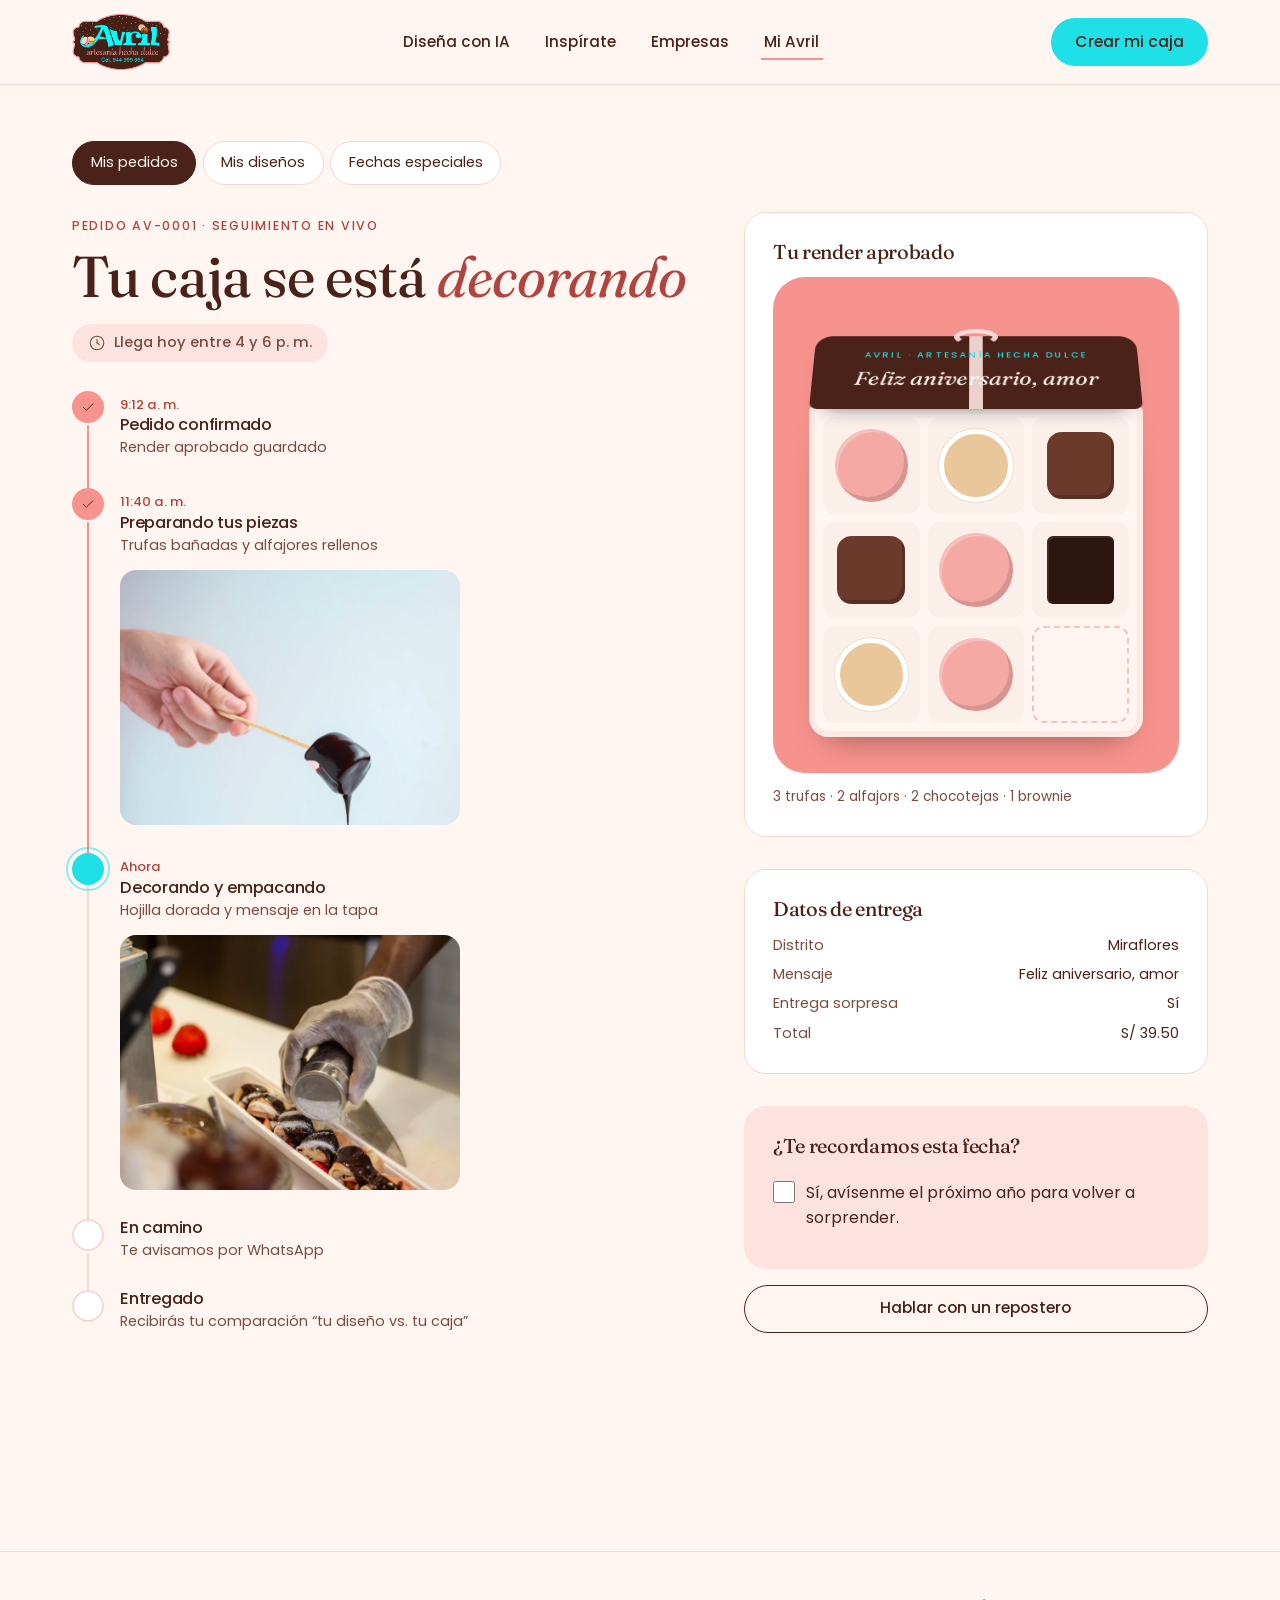
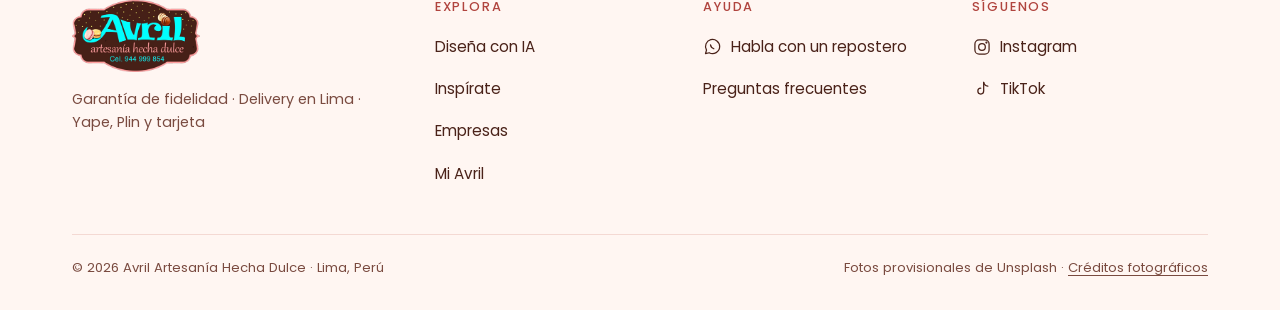
<file: mi-avril.html>
<!doctype html>
<html lang="es-PE" class="no-js">
<head>
  <meta charset="utf-8">
  <meta name="viewport" content="width=device-width, initial-scale=1">
  <title>Mi Avril · Sigue tu pedido | Avril Artesanía hecha dulce</title>
  <meta name="description" content="Sigue tu caja Avril en vivo, repite tus diseños guardados y guarda tus fechas especiales.">
  <meta name="theme-color" content="#FFF6F2">
  <meta property="og:title" content="Mi Avril · Sigue tu pedido">
  <meta property="og:description" content="Sigue tu caja Avril en vivo, repite tus diseños y guarda tus fechas especiales.">
  <meta property="og:image" content="assets/img/og-image.jpg">
  <link rel="icon" href="favicon.svg" type="image/svg+xml">
  <link rel="preconnect" href="https://fonts.googleapis.com">
  <link rel="preconnect" href="https://fonts.gstatic.com" crossorigin>
  <link rel="stylesheet" href="https://fonts.googleapis.com/css2?family=Fraunces:ital,opsz,wght@0,9..144,400;0,9..144,500;1,9..144,400;1,9..144,500&family=Poppins:wght@400;500&display=swap">
  <link rel="stylesheet" href="styles.css?v=20261016">
  <script defer src="lib/manifest.js?v=20261016"></script>
  <script defer src="main.js?v=20261016"></script>
</head>
<body class="has-mbar">
  <a class="skip-link" href="#main">Saltar al contenido</a>

  <header class="site-header">
    <div class="container nav">
      <a class="brand" href="index.html" aria-label="Avril, ir al inicio">
        <img src="assets/img/logo-avril.png" srcset="assets/img/logo-avril.png 1x, assets/img/logo-avril@2x.png 2x" alt="Avril · artesanía hecha dulce" width="99" height="56">
      </a>
      <nav class="nav-links" aria-label="Principal">
        <a href="disena.html">Diseña con IA</a>
        <a href="inspirate.html">Inspírate</a>
        <a href="empresas.html">Empresas</a>
        <a href="mi-avril.html" aria-current="page">Mi Avril</a>
      </nav>
      <div class="nav-actions">
        <a class="btn btn-primary" href="disena.html">Crear mi caja</a>
        <button class="burger" type="button" data-open-drawer aria-controls="drawer" aria-expanded="false" aria-label="Abrir menú">
          <svg class="icon" viewBox="0 0 24 24"><path d="M4 7h16M4 12h16M4 17h16"/></svg>
        </button>
      </div>
    </div>
  </header>
  <div class="drawer" id="drawer" aria-label="Menú">
    <div class="drawer-top">
      <img src="assets/img/logo-avril.png" alt="Avril" width="71" height="40" style="height:40px;width:auto">
      <button class="burger" type="button" data-close-drawer aria-label="Cerrar menú"><svg class="icon" viewBox="0 0 24 24"><path d="M6 6l12 12M18 6L6 18"/></svg></button>
    </div>
    <nav aria-label="Principal móvil">
      <a href="disena.html">Diseña con IA</a>
      <a href="inspirate.html">Inspírate</a>
      <a href="empresas.html">Empresas</a>
      <a href="mi-avril.html" aria-current="page">Mi Avril</a>
    </nav>
    <a class="btn btn-primary" href="disena.html">Crear mi caja</a>
    <a class="btn btn-outline" style="margin-top:.7rem" href="https://wa.me/51944999854" target="_blank" rel="noopener">Hablar con un repostero</a>
  </div>

  <main id="main" class="section" style="padding-top:clamp(28px,5vw,56px)" data-mi-avril>
    <div class="container">
      <div class="tabs" role="tablist" aria-label="Mi Avril">
        <button type="button" role="tab" id="t-pedido" aria-controls="pedido" aria-selected="true">Mis pedidos</button>
        <button type="button" role="tab" id="t-disenos" aria-controls="disenos" aria-selected="false" tabindex="-1">Mis diseños</button>
        <button type="button" role="tab" id="t-fechas" aria-controls="fechas" aria-selected="false" tabindex="-1">Fechas especiales</button>
      </div>

      <!-- ============ SEGUIMIENTO (simulado) ============ -->
      <section id="pedido" role="tabpanel" aria-labelledby="t-pedido">
        <div class="track-grid">
          <div>
            <span class="eyebrow">Pedido <span data-t-id>AV-0001</span> · seguimiento en vivo</span>
            <h1 style="font-size:clamp(2.2rem,6vw,3.6rem)">Tu caja se está <em>decorando</em></h1>
            <p class="eta"><svg class="icon" viewBox="0 0 24 24" style="width:18px;height:18px"><circle cx="12" cy="12" r="9"/><path d="M12 7v5l3 2"/></svg><span data-t-eta>Llega hoy entre 4 y 6 p. m.</span></p>

            <ol class="timeline">
              <li class="done">
                <span class="tl-dot"><svg class="icon" viewBox="0 0 24 24"><path d="M5 12.5l4.5 4.5L19 7.5"/></svg></span>
                <span class="when">9:12 a. m.</span>
                <h3>Pedido confirmado</h3>
                <p>Render aprobado guardado</p>
              </li>
              <li class="done">
                <span class="tl-dot"><svg class="icon" viewBox="0 0 24 24"><path d="M5 12.5l4.5 4.5L19 7.5"/></svg></span>
                <span class="when">11:40 a. m.</span>
                <h3>Preparando tus piezas</h3>
                <p>Trufas bañadas y alfajores rellenos</p>
                <!-- FOTO PROVISIONAL: reemplazar por foto real de Avril -->
                <div class="tl-photo"><img src="assets/img/proceso-banado.webp" alt="Trufa bañándose en chocolate" loading="lazy" decoding="async"></div>
              </li>
              <li class="now" aria-current="step">
                <span class="tl-dot" aria-hidden="true"></span>
                <span class="when">Ahora</span>
                <h3>Decorando y empacando</h3>
                <p>Hojilla dorada y mensaje en la tapa</p>
                <!-- FOTO PROVISIONAL: reemplazar por foto real de Avril -->
                <div class="tl-photo"><img src="assets/img/proceso-decorado.webp" alt="Repostera colocando bombones en su caja" loading="lazy" decoding="async"></div>
              </li>
              <li>
                <span class="tl-dot" aria-hidden="true"></span>
                <h3>En camino</h3>
                <p>Te avisamos por WhatsApp</p>
              </li>
              <li>
                <span class="tl-dot" aria-hidden="true"></span>
                <h3>Entregado</h3>
                <p>Recibirás tu comparación “tu diseño vs. tu caja”</p>
              </li>
            </ol>
          </div>

          <aside class="side-stack" aria-label="Detalles del pedido">
            <div class="panel">
              <h2>Tu render aprobado</h2>
              <div class="box-preview"><div data-track-box style="width:100%;display:grid;justify-items:center"></div></div>
              <p class="small" style="margin-top:.8rem" data-t-piezas>3 trufas · 2 alfajores · 2 chocotejas · 1 brownie</p>
            </div>
            <div class="panel">
              <h2>Datos de entrega</h2>
              <dl class="data-list">
                <dt>Distrito</dt><dd data-t-distrito>Miraflores</dd>
                <dt>Mensaje</dt><dd data-t-mensaje>Feliz aniversario, amor</dd>
                <dt>Entrega sorpresa</dt><dd data-t-sorpresa>Sí</dd>
                <dt>Total</dt><dd data-t-total>S/ 39.50</dd>
              </dl>
            </div>
            <div class="panel remind-card">
              <h2>¿Te recordamos esta fecha?</h2>
              <label class="check"><input type="checkbox" data-track-remind><span>Sí, avísenme el próximo año para volver a sorprender.</span></label>
            </div>
            <a class="btn btn-outline" href="https://wa.me/51944999854" target="_blank" rel="noopener">Hablar con un repostero</a>
          </aside>
        </div>
      </section>

      <!-- ============ MIS DISEÑOS ============ -->
      <section id="disenos" role="tabpanel" aria-labelledby="t-disenos" hidden>
        <div class="section-head">
          <h2 style="font-size:clamp(1.9rem,4.4vw,2.8rem)">Mis <em>diseños</em></h2>
          <p>Tus cajas guardadas en este navegador. Repite una tal cual o cámbiale lo que quieras.</p>
        </div>
        <div class="designs-grid" data-designs>
          <div class="empty" style="grid-column:1/-1"><p>Aún no guardas diseños. Arma tu primera caja y aparecerá aquí.</p><a class="btn btn-primary" href="disena.html">Crear mi caja</a></div>
        </div>
      </section>

      <!-- ============ FECHAS ESPECIALES ============ -->
      <section id="fechas" role="tabpanel" aria-labelledby="t-fechas" hidden>
        <div class="track-grid">
          <div>
            <div class="section-head">
              <h2 style="font-size:clamp(1.9rem,4.4vw,2.8rem)">Fechas <em>especiales</em></h2>
              <p>Guarda cumpleaños y aniversarios, y te recordamos con tiempo para armar su caja. Se guardan solo en este navegador.</p>
            </div>
            <form class="panel form-grid" data-reminder-form>
              <div class="field"><label for="r-nombre">¿De quién es la fecha?</label><input class="input" id="r-nombre" type="text" required maxlength="40" placeholder="Mi mejor amiga"></div>
              <div class="field"><label for="r-fecha">Fecha</label><input class="input" id="r-fecha" type="date" required></div>
              <div class="field"><label for="r-ocasion">Ocasión</label>
                <select class="select" id="r-ocasion"><option>Cumpleaños</option><option>Aniversario</option><option>Amistad</option><option>Día de la madre</option><option>Otro</option></select></div>
              <button class="btn btn-primary" type="submit">Guardar fecha</button>
            </form>
          </div>
          <div>
            <h3 style="font-size:1.25rem">Tus recordatorios</h3>
            <ul class="reminders" data-reminders><li class="muted">Todavía no tienes fechas guardadas.</li></ul>
          </div>
        </div>
      </section>
    </div>
  </main>

  <footer class="site-footer">
    <div class="container">
      <div class="footer-grid">
        <div class="footer-brand">
          <img src="assets/img/logo-avril.png" srcset="assets/img/logo-avril.png 1x, assets/img/logo-avril@2x.png 2x" alt="Avril · artesanía hecha dulce" width="128" height="72" loading="lazy">
          <p>Garantía de fidelidad · Delivery en Lima · Yape, Plin y tarjeta</p>
        </div>
        <div class="footer-col">
          <h3>Explora</h3>
          <ul><li><a href="disena.html">Diseña con IA</a></li><li><a href="inspirate.html">Inspírate</a></li><li><a href="empresas.html">Empresas</a></li><li><a href="mi-avril.html">Mi Avril</a></li></ul>
        </div>
        <div class="footer-col">
          <h3>Ayuda</h3>
          <ul>
            <li><a href="https://wa.me/51944999854" target="_blank" rel="noopener"><svg class="icon" viewBox="0 0 24 24"><path d="M20 11.5a8.5 8.5 0 0 1-12.6 7.4L3 20l1.2-4.2A8.5 8.5 0 1 1 20 11.5z"/><path d="M9 9.5c.3 2 1.8 3.8 4 4.6"/></svg>Habla con un repostero</a></li>
            <li><a href="inspirate.html#faq">Preguntas frecuentes</a></li>
          </ul>
        </div>
        <div class="footer-col">
          <h3>Síguenos</h3>
          <ul>
            <!-- [URL INSTAGRAM] pendiente -->
            <li><a href="#" title="[URL PENDIENTE]"><svg class="icon" viewBox="0 0 24 24"><rect x="3.5" y="3.5" width="17" height="17" rx="5"/><circle cx="12" cy="12" r="4"/><circle cx="17.3" cy="6.7" r=".6"/></svg>Instagram</a></li>
            <!-- [URL TIKTOK] pendiente -->
            <li><a href="#" title="[URL PENDIENTE]"><svg class="icon" viewBox="0 0 24 24"><path d="M14 4v10.5a3.5 3.5 0 1 1-3.5-3.5"/><path d="M14 4c.5 2.6 2.4 4.3 5 4.5"/></svg>TikTok</a></li>
          </ul>
        </div>
      </div>
      <div class="footer-bottom">
        <span>© <span data-year>2026</span> Avril Artesanía Hecha Dulce · Lima, Perú</span>
        <span>Fotos provisionales de Unsplash · <a href="creditos.html">Créditos fotográficos</a></span>
      </div>
    </div>
  </footer>

  <div class="mbar">
    <a class="btn btn-primary" href="disena.html">Crear mi caja</a>
    <a class="wa-round" href="https://wa.me/51944999854" target="_blank" rel="noopener" aria-label="Escríbenos por WhatsApp"><svg class="icon" viewBox="0 0 24 24"><path d="M20 11.5a8.5 8.5 0 0 1-12.6 7.4L3 20l1.2-4.2A8.5 8.5 0 1 1 20 11.5z"/><path d="M9 9.5c.3 2 1.8 3.8 4 4.6"/></svg></a>
  </div>
</body>
</html>
</file>
<file: styles.css>
/* =============================================================
   Avril · Artesanía hecha dulce — estilos
   Paleta y tipografías según el brief (sección 3).
   ============================================================= */

/* =============================================================
   1. Tokens
   ============================================================= */
:root {
  --crema: #FFF6F2;          /* fondo de toda la web */
  --chocolate: #4A2219;      /* textos, botones secundarios, banda de contraste */
  --turquesa: #1FE0E6;       /* SOLO CTA principal y precio sobre chocolate */
  --salmon: #F7938E;         /* fondos de fotos en arco, bordes de subida */
  --salmon-osc: #B0443E;     /* acentos de texto sobre fondo claro */
  --rosa: #FDE3E0;           /* tarjetas suaves, etiquetas, B2B */
  --borde: #F4D9D3;          /* bordes y separadores */
  --texto-2: #7A4B40;        /* párrafos */
  --confite: #FFF27A;        /* detalles mínimos */
  --blanco: #FFFFFF;

  --serif: "Fraunces", Georgia, "Times New Roman", serif;
  --sans: "Poppins", system-ui, -apple-system, "Segoe UI", sans-serif;

  --radius-card: 22px;
  --radius-lg: 32px;
  --arch: 999px 999px 32px 32px;
  --gutter: 16px;
  --header-h: 76px;

  --ease-out: cubic-bezier(0.16, 1, 0.3, 1);
  --ease-soft: cubic-bezier(0.25, 0.46, 0.45, 0.94);
  --ease-bounce: cubic-bezier(0.34, 1.56, 0.64, 1);

  --shadow-soft: 0 10px 30px -18px rgba(74, 34, 25, .35);
}

/* =============================================================
   2. Reset & base
   ============================================================= */
*, *::before, *::after { box-sizing: border-box; margin: 0; }
html { -webkit-text-size-adjust: 100%; overflow-x: clip; scroll-behavior: smooth; scroll-padding-top: calc(var(--header-h) + 12px); }
body {
  font-family: var(--sans);
  font-size: 16px;
  line-height: 1.6;
  color: var(--chocolate);
  background: var(--crema);
  -webkit-font-smoothing: antialiased;
  overflow-x: clip;
  padding-bottom: 0;
}
img, svg, video { display: block; max-width: 100%; }
img { height: auto; }
button { font: inherit; color: inherit; cursor: pointer; border: 0; background: none; }
input, select, textarea { font: inherit; color: inherit; }
a { color: inherit; text-decoration: none; }
p { text-wrap: pretty; color: var(--texto-2); }
h1, h2, h3, h4 { font-family: var(--serif); font-weight: 450; line-height: 1.08; letter-spacing: -0.015em; text-wrap: balance; color: var(--chocolate); }
h1 em, h2 em, h3 em { font-style: italic; color: var(--salmon-osc); font-weight: 400; }
::selection { background: var(--salmon); color: var(--chocolate); }
:focus-visible { outline: 2px solid var(--chocolate); outline-offset: 3px; border-radius: 6px; }

/* =============================================================
   3. Utilidades
   ============================================================= */
.container { width: 100%; max-width: 1200px; margin-inline: auto; padding-inline: var(--gutter); }
.sr-only { position: absolute !important; width: 1px; height: 1px; padding: 0; margin: -1px; overflow: hidden; clip: rect(0 0 0 0); white-space: nowrap; border: 0; }
.skip-link { position: fixed; top: -100px; left: 1rem; padding: .6rem 1rem; background: var(--chocolate); color: var(--crema); z-index: 9999; border-radius: 999px; font-weight: 500; }
.skip-link:focus { top: 1rem; }
.section { padding-block: clamp(56px, 9vw, 112px); }
.section-head { max-width: 640px; margin-bottom: clamp(28px, 4vw, 48px); }
.section-head.center { margin-inline: auto; text-align: center; }
.section-head h2 { font-size: clamp(1.9rem, 4.2vw, 3rem); }
.section-head p { margin-top: .75rem; font-size: 1.05rem; }
.eyebrow { display: inline-block; font-size: .78rem; letter-spacing: .14em; text-transform: uppercase; font-weight: 500; color: var(--salmon-osc); margin-bottom: .6rem; }
.muted { color: var(--texto-2); }
.small { font-size: .85rem; }
.pending { background: var(--confite); color: var(--chocolate); padding: 0 .35em; border-radius: 4px; font-size: .85em; }
[hidden] { display: none !important; }
@media (max-width: 719px) { .hide-sm { display: none; } }
/* Los hijos de grid no deben forzar el ancho (evita scroll horizontal en móvil) */
.builder > *, .checkout > *, .ref-grid > *, .confirm > *, .track-grid > *, .quote-grid > *, .hero-grid > *, .why-grid > *, .b2b > * { min-width: 0; }

/* =============================================================
   4. Componentes
   ============================================================= */
/* Etiqueta píldora */
.tag { display: inline-flex; align-items: center; gap: .45rem; padding: .38rem .9rem; border-radius: 999px; background: var(--rosa); color: var(--chocolate); font-size: .82rem; font-weight: 500; }
.tag svg { width: 16px; height: 16px; }

/* Botones */
.btn { display: inline-flex; align-items: center; justify-content: center; gap: .55rem; min-height: 48px; padding: .75rem 1.5rem; border-radius: 999px; font-weight: 500; font-size: .98rem; line-height: 1.2; transition: transform .35s var(--ease-out), background-color .25s, color .25s, border-color .25s, box-shadow .35s var(--ease-out); white-space: nowrap; text-align: center; }
.btn svg { width: 18px; height: 18px; flex: none; }
.btn-primary { background: var(--turquesa); color: var(--chocolate); }
.btn-primary:hover { transform: scale(1.04); box-shadow: 0 10px 24px -14px rgba(74, 34, 25, .55); }
.btn-dark { background: var(--chocolate); color: var(--crema); }
.btn-dark:hover { transform: translateY(-2px); }
.btn-outline { border: 1.5px solid var(--chocolate); color: var(--chocolate); background: transparent; }
.btn-outline:hover { background: var(--chocolate); color: var(--crema); }
.btn-soft { background: var(--blanco); border: 1px solid var(--borde); color: var(--chocolate); }
.btn-soft:hover { border-color: var(--salmon); }
.btn-link { min-height: 44px; display: inline-flex; align-items: center; gap: .4rem; font-weight: 500; color: var(--chocolate); border-bottom: 1.5px solid var(--salmon); padding-bottom: 2px; }
.btn-link:hover { color: var(--salmon-osc); }
.btn-sm { min-height: 44px; padding: .5rem 1.1rem; font-size: .9rem; }
.btn-block { width: 100%; }
.btn[disabled] { opacity: .5; cursor: not-allowed; transform: none; }

/* Tarjetas */
.card { background: var(--blanco); border: 1px solid var(--borde); border-radius: var(--radius-card); overflow: hidden; transition: transform .45s var(--ease-out), box-shadow .45s var(--ease-out); }
.card-hover:hover { transform: translateY(-4px); box-shadow: var(--shadow-soft); }
.card-media { overflow: hidden; background: var(--rosa); aspect-ratio: 4 / 3.4; }
.card-media img { width: 100%; height: 100%; object-fit: cover; transition: transform .8s var(--ease-out); }
.card-hover:hover .card-media img { transform: scale(1.05); }
.card-body { padding: 1.1rem 1.25rem 1.3rem; }
.card-body h3 { font-size: 1.3rem; }
.card-body p { font-size: .92rem; margin-top: .3rem; }

/* Íconos de línea */
.icon { width: 24px; height: 24px; stroke: currentColor; fill: none; stroke-width: 1.5; stroke-linecap: round; stroke-linejoin: round; }
.icon-circle { width: 56px; height: 56px; display: grid; place-items: center; border-radius: 50%; background: var(--rosa); color: var(--chocolate); flex: none; }

/* Chips / píldoras seleccionables */
.chips { display: flex; flex-wrap: wrap; gap: .5rem; }
.chip { position: relative; display: inline-flex; }
.chip input { position: absolute; opacity: 0; inset: 0; cursor: pointer; margin: 0; }
.chip span { display: inline-flex; align-items: center; gap: .45rem; min-height: 44px; padding: .55rem 1.05rem; border-radius: 999px; border: 1px solid var(--borde); background: var(--blanco); font-size: .92rem; transition: background-color .2s, border-color .2s, color .2s; cursor: pointer; user-select: none; }
.chip:hover span { border-color: var(--salmon); }
.chip input:checked + span { background: var(--chocolate); border-color: var(--chocolate); color: var(--crema); }
.chip input:focus-visible + span { outline: 2px solid var(--chocolate); outline-offset: 3px; }
.swatch { width: 14px; height: 14px; border-radius: 50%; border: 1px solid rgba(74, 34, 25, .25); flex: none; }

/* Formularios */
.field { display: grid; gap: .4rem; }
.field label, .field .label { font-weight: 500; font-size: .92rem; color: var(--chocolate); }
.field .hint { font-size: .8rem; color: var(--texto-2); }
.input, .select, .textarea { width: 100%; min-height: 48px; padding: .7rem 1rem; border-radius: 14px; border: 1px solid var(--borde); background: var(--blanco); color: var(--chocolate); transition: border-color .2s; }
.textarea { min-height: 96px; resize: vertical; }
.input:focus, .select:focus, .textarea:focus { outline: none; border-color: var(--salmon-osc); box-shadow: 0 0 0 3px var(--rosa); }
.check { display: flex; align-items: flex-start; gap: .7rem; min-height: 44px; padding: .55rem 0; cursor: pointer; }
.check input { width: 22px; height: 22px; accent-color: var(--chocolate); flex: none; margin-top: .1rem; }
.form-grid { display: grid; gap: 1.1rem; }

/* Zona de subida */
.dropzone { position: relative; display: grid; justify-items: center; gap: .35rem; text-align: center; padding: 1.5rem 1.25rem; border: 2px dashed var(--salmon); border-radius: var(--radius-card); background: var(--blanco); cursor: pointer; transition: background-color .25s, border-color .25s, transform .35s var(--ease-out); }
.dropzone:hover, .dropzone.is-over { background: #FFFBF9; border-color: var(--salmon-osc); }
.dropzone.is-over { transform: scale(1.01); }
.dropzone input[type="file"] { position: absolute; inset: 0; opacity: 0; cursor: pointer; }
.dropzone .icon-circle { width: 52px; height: 52px; }
.dropzone strong { font-weight: 500; font-size: 1.02rem; }
.dropzone p { font-size: .86rem; }
.dropzone-thumb { width: 100%; max-height: 240px; object-fit: cover; border-radius: 16px; }
.link-row { display: flex; gap: .5rem; margin-top: .75rem; }
.link-row .input { flex: 1; }

/* Sellos flotantes */
.seal { position: absolute; display: inline-flex; align-items: center; gap: .5rem; padding: .6rem 1rem; background: var(--blanco); border: 1px solid var(--borde); border-radius: 999px; font-size: .86rem; font-weight: 500; box-shadow: var(--shadow-soft); white-space: nowrap; }
.seal svg { width: 18px; height: 18px; color: var(--salmon-osc); }
.seal .seal-price { font-family: var(--serif); font-size: 1.05rem; }

/* Fotos en arco */
.arch { border-radius: var(--arch); overflow: hidden; background: var(--salmon); }
.arch img { width: 100%; height: 100%; object-fit: cover; }

/* Toast */
.toast { position: fixed; left: 50%; bottom: 96px; transform: translate(-50%, 20px); background: var(--chocolate); color: var(--crema); padding: .8rem 1.3rem; border-radius: 999px; font-size: .92rem; opacity: 0; pointer-events: none; transition: opacity .3s, transform .45s var(--ease-out); z-index: 200; width: max-content; max-width: calc(100% - 32px); text-align: center; }
.toast.is-on { opacity: 1; transform: translate(-50%, 0); }

/* =============================================================
   5. Header y navegación
   ============================================================= */
.site-header { position: sticky; top: 0; z-index: 100; background: var(--crema); border-bottom: 1px solid var(--borde); transition: background-color .3s, box-shadow .3s; }
.site-header.is-scrolled { background: rgba(255, 246, 242, .94); box-shadow: 0 6px 20px -16px rgba(74, 34, 25, .4); }
@supports (backdrop-filter: blur(10px)) { .site-header.is-scrolled { backdrop-filter: blur(10px); -webkit-backdrop-filter: blur(10px); } }
.nav { display: flex; align-items: center; justify-content: space-between; gap: 1rem; min-height: var(--header-h); }
.brand { display: inline-flex; align-items: center; min-height: 44px; }
.brand img { height: 40px; width: auto; }
.nav-links { display: none; }
.nav-links a { position: relative; padding: .5rem .2rem; font-size: .95rem; font-weight: 500; color: var(--chocolate); }
.nav-links a::after { content: ""; position: absolute; left: 0; right: 0; bottom: .15rem; height: 1.5px; background: var(--salmon); transform: scaleX(0); transform-origin: left; transition: transform .4s var(--ease-out); }
.nav-links a:hover::after, .nav-links a[aria-current="page"]::after { transform: scaleX(1); }
.nav-actions { display: flex; align-items: center; gap: .6rem; }
.nav-actions .btn-primary { display: none; }
.burger { width: 48px; height: 48px; display: grid; place-items: center; border-radius: 50%; border: 1px solid var(--borde); background: var(--blanco); }
.burger svg { width: 22px; height: 22px; }

/* Menú móvil */
.drawer { position: fixed; inset: 0; z-index: 150; background: var(--crema); padding: 1rem var(--gutter) 2rem; display: flex; flex-direction: column; transform: translateY(-100%); transition: transform .55s var(--ease-out); visibility: hidden; }
.drawer.is-open { transform: none; visibility: visible; }
.drawer-top { display: flex; justify-content: space-between; align-items: center; min-height: 60px; }
.drawer nav { display: grid; gap: .25rem; margin-top: 2rem; }
.drawer nav a { font-family: var(--serif); font-size: 2rem; padding: .4rem 0; border-bottom: 1px solid var(--borde); }
.drawer .btn { margin-top: 2rem; }

/* Barra fija móvil */
.mbar { position: fixed; left: 0; right: 0; bottom: 0; z-index: 90; display: flex; gap: .6rem; padding: .7rem var(--gutter) calc(.7rem + env(safe-area-inset-bottom)); background: rgba(255, 246, 242, .96); border-top: 1px solid var(--borde); }
.mbar .btn-primary { flex: 1; }
.wa-round { width: 48px; height: 48px; flex: none; display: grid; place-items: center; border-radius: 50%; background: var(--chocolate); color: var(--crema); }
.wa-round svg { width: 22px; height: 22px; }
body.has-mbar { padding-bottom: 76px; }

/* =============================================================
   6. Secciones — Inicio
   ============================================================= */
/* Hero */
.hero { padding-block: clamp(28px, 5vw, 72px) clamp(48px, 7vw, 96px); }
.hero-grid { display: grid; gap: 2.2rem; align-items: center; }
.hero h1 { font-size: clamp(2.5rem, 7.4vw, 4.6rem); margin-top: 1rem; max-width: 13ch; }
.hero h1 em { display: block; }
.hero-lead { font-size: clamp(1rem, 1.6vw, 1.15rem); margin-top: 1rem; max-width: 34rem; }
.hero .dropzone { margin-top: 1.6rem; max-width: 34rem; }
.hero-ctas { display: flex; flex-wrap: wrap; align-items: center; gap: 1rem 1.4rem; margin-top: 1.4rem; }
.hero-visual { position: relative; max-width: 460px; width: 100%; margin-inline: auto; padding: 0 8px 18px; }
.hero-visual .arch { aspect-ratio: 4 / 5; }
.hero-visual .arch img { transform: scale(1.06); }
.hero-visual .seal-a { left: -4px; bottom: 34px; }
.hero-visual .seal-b { right: -4px; top: 18%; }
.hero-deco { position: absolute; width: 74px; height: 74px; border-radius: 50%; background: var(--rosa); right: 8%; bottom: -6px; z-index: -1; }

/* Qué quieres crear */
.create-grid { display: grid; gap: 1rem; grid-template-columns: 1fr; }
.create-card { display: flex; flex-direction: column; }
.create-card .card-body { display: flex; justify-content: space-between; align-items: flex-end; gap: .5rem; }
.create-card .arrow { width: 40px; height: 40px; flex: none; border-radius: 50%; display: grid; place-items: center; border: 1px solid var(--borde); transition: background-color .3s, color .3s, transform .4s var(--ease-out); }
.create-card:hover .arrow { background: var(--chocolate); color: var(--crema); transform: rotate(-45deg); }

/* Banda chocolate: referencia vs caja */
.band { background: var(--chocolate); color: var(--crema); border-radius: clamp(0px, 3vw, 40px); margin-inline: clamp(0px, 2vw, 24px); }
.band h2 { color: var(--crema); }
.band h2 em { color: var(--salmon); }
.band p { color: #E9D3CC; }
.ba-grid { display: grid; gap: 1.5rem; }
.ba-item figcaption { margin-top: .8rem; font-size: .92rem; color: #E9D3CC; text-align: center; }
.ba { position: relative; aspect-ratio: 1; border-radius: 24px; overflow: hidden; user-select: none; touch-action: pan-y; --pos: 50%; background: #2E1610; }
.ba img { position: absolute; inset: 0; width: 100%; height: 100%; object-fit: cover; pointer-events: none; }
.ba .ba-after { clip-path: inset(0 0 0 var(--pos)); }
.ba-label { position: absolute; top: .8rem; padding: .3rem .7rem; border-radius: 999px; font-size: .74rem; font-weight: 500; background: rgba(255, 246, 242, .92); color: var(--chocolate); z-index: 2; }
.ba-label.l { left: .8rem; }
.ba-label.r { right: .8rem; background: var(--turquesa); }
.ba-handle { position: absolute; top: 0; bottom: 0; left: var(--pos); width: 2px; background: var(--crema); transform: translateX(-1px); z-index: 3; pointer-events: none; }
.ba-handle::after { content: ""; position: absolute; top: 50%; left: 50%; width: 44px; height: 44px; transform: translate(-50%, -50%); border-radius: 50%; background: var(--crema); box-shadow: 0 4px 16px rgba(0, 0, 0, .25); }
.ba-handle svg { position: absolute; top: 50%; left: 50%; width: 22px; height: 22px; transform: translate(-50%, -50%); z-index: 1; color: var(--chocolate); }
.ba input[type="range"] { position: absolute; inset: 0; width: 100%; height: 100%; opacity: 0; cursor: ew-resize; z-index: 4; margin: 0; }

/* Pasos */
.steps { display: grid; gap: 1rem; counter-reset: paso; }
.step-card { padding: 1.6rem; background: var(--blanco); border: 1px solid var(--borde); border-radius: var(--radius-card); }
.step-num { width: 48px; height: 48px; border-radius: 50%; background: var(--rosa); display: grid; place-items: center; font-family: var(--serif); font-size: 1.3rem; margin-bottom: 1rem; }
.step-card h3 { font-size: 1.4rem; }
.step-card p { margin-top: .4rem; font-size: .95rem; }

/* Cajas listas */
.ready-grid { display: grid; gap: 1rem; grid-template-columns: 1fr; }
.ready-card .card-body { display: grid; gap: .3rem; }
.ready-card .pieces { font-size: .84rem; color: var(--texto-2); }
.ready-foot { display: flex; align-items: center; justify-content: space-between; gap: .5rem; margin-top: .6rem; }
.price { font-family: var(--serif); font-size: 1.35rem; color: var(--chocolate); }

/* RTB */
.rtb-grid { display: grid; gap: 1.3rem; grid-template-columns: 1fr; }
.rtb { display: flex; gap: 1rem; align-items: flex-start; }
.rtb h3 { font-size: 1.2rem; }
.rtb p { font-size: .92rem; margin-top: .2rem; }
.why-grid { display: grid; gap: 2rem; align-items: center; }
.why-photo { aspect-ratio: 4 / 5; max-width: 420px; }

/* B2B */
.b2b { background: var(--rosa); border-radius: var(--radius-lg); padding: clamp(28px, 5vw, 64px); display: grid; gap: 1.8rem; align-items: center; }
.b2b h2 { font-size: clamp(1.8rem, 4vw, 2.8rem); }
.b2b p { margin-top: .7rem; max-width: 36rem; }
.b2b .btn { margin-top: 1.4rem; }
.b2b-photo { border-radius: 24px; overflow: hidden; aspect-ratio: 4 / 3; }
.b2b-photo img { width: 100%; height: 100%; object-fit: cover; }

/* Testimonios */
.testi-grid { display: grid; gap: 1rem; }
.testi { padding: 1.2rem; display: grid; gap: .9rem; align-content: start; }
.testi img { border-radius: 16px; aspect-ratio: 16 / 10; object-fit: cover; width: 100%; }
.stars { display: flex; gap: 2px; }
.stars svg { width: 18px; height: 18px; fill: var(--confite); stroke: #C9A227; stroke-width: 1; }
.testi blockquote { font-family: var(--serif); font-size: 1.12rem; line-height: 1.4; color: var(--chocolate); }
.testi cite { font-style: normal; font-size: .85rem; color: var(--texto-2); }

/* Banner de abandono */
.resume { display: flex; align-items: center; justify-content: space-between; gap: 1rem; flex-wrap: wrap; padding: .9rem 1.2rem; margin-top: 1rem; border-radius: 18px; background: var(--rosa); border: 1px solid var(--borde); font-size: .92rem; }

/* Footer */
.site-footer { margin-top: clamp(40px, 6vw, 80px); border-top: 1px solid var(--borde); padding-block: 48px 32px; }
.footer-grid { display: grid; gap: 2rem; }
.footer-brand img { height: 72px; width: auto; }
.footer-brand p { margin-top: 1rem; font-size: .9rem; max-width: 22rem; }
.footer-col h3 { font-family: var(--sans); font-size: .8rem; letter-spacing: .14em; text-transform: uppercase; font-weight: 500; color: var(--salmon-osc); margin-bottom: .8rem; }
.footer-col ul { list-style: none; padding: 0; display: grid; gap: .15rem; }
.footer-col a { display: inline-flex; align-items: center; gap: .5rem; min-height: 40px; font-size: .95rem; }
.footer-col a:hover { color: var(--salmon-osc); }
.footer-col svg { width: 20px; height: 20px; }
.footer-bottom { margin-top: 2.5rem; padding-top: 1.4rem; border-top: 1px solid var(--borde); display: flex; flex-wrap: wrap; justify-content: space-between; gap: .6rem; font-size: .82rem; color: var(--texto-2); }
.footer-bottom a { text-decoration: underline; text-underline-offset: 3px; }

/* Encabezado de páginas internas */
.page-hero { padding-block: clamp(36px, 6vw, 80px) clamp(24px, 4vw, 48px); }
.page-hero h1 { font-size: clamp(2.3rem, 6vw, 4rem); margin-top: .9rem; max-width: 16ch; }
.page-hero p { margin-top: 1rem; font-size: 1.08rem; max-width: 38rem; }

/* =============================================================
   7. Diseña con IA
   ============================================================= */
.tool { padding-block: 24px 64px; }
.stepper { position: relative; display: flex; gap: .5rem; overflow-x: auto; padding: .25rem 0 1rem; scrollbar-width: none; }
.stepper::-webkit-scrollbar { display: none; }
.stepper li { list-style: none; flex: none; display: inline-flex; align-items: center; gap: .5rem; min-height: 40px; padding: .4rem 1rem .4rem .45rem; border-radius: 999px; background: var(--blanco); border: 1px solid var(--borde); font-size: .86rem; color: var(--texto-2); transition: background-color .3s, color .3s; }
.stepper li b { width: 28px; height: 28px; display: grid; place-items: center; border-radius: 50%; background: var(--rosa); color: var(--chocolate); font-weight: 500; font-size: .82rem; }
.stepper li.is-current { background: var(--chocolate); border-color: var(--chocolate); color: var(--crema); }
.stepper li.is-current b { background: var(--crema); }
.stepper li.is-done b { background: var(--turquesa); }
.stepper ol { display: flex; gap: .5rem; padding: 0; }

.screen { animation: screenIn .6s var(--ease-out) both; }
@keyframes screenIn { from { opacity: 0; transform: translateY(14px); } to { opacity: 1; transform: none; } }
.screen-title { font-size: clamp(1.9rem, 4.6vw, 3rem); }
.screen-lead { margin-top: .6rem; font-size: 1.02rem; max-width: 40rem; }
.panel { background: var(--blanco); border: 1px solid var(--borde); border-radius: var(--radius-card); padding: clamp(18px, 3vw, 28px); }
.panel + .panel { margin-top: 1rem; }
.panel h2, .panel h3 { font-size: 1.25rem; margin-bottom: .9rem; }
.ref-grid { display: grid; gap: 1rem; margin-top: 1.6rem; }
.alt-exits { display: flex; flex-wrap: wrap; gap: .6rem; margin-top: 1rem; }
.tool-actions { display: flex; flex-wrap: wrap; gap: .8rem 1.2rem; align-items: center; margin-top: 1.4rem; }
.mini-ready { display: grid; gap: .7rem; grid-template-columns: repeat(2, 1fr); margin-top: 1rem; }
.mini-ready button { display: grid; gap: .4rem; text-align: left; padding: .5rem; border-radius: 16px; border: 1px solid var(--borde); background: var(--crema); transition: border-color .2s, transform .35s var(--ease-out); }
.mini-ready button:hover { border-color: var(--salmon); transform: translateY(-2px); }
.mini-ready img { border-radius: 12px; aspect-ratio: 1; object-fit: cover; width: 100%; }
.mini-ready span { font-size: .84rem; font-weight: 500; padding: 0 .2rem .2rem; }

/* Análisis */
.scan-wrap { display: grid; justify-items: center; gap: 1.4rem; text-align: center; padding-block: 1.5rem; }
.scan { position: relative; width: min(320px, 80vw); aspect-ratio: 1; border-radius: var(--arch); overflow: hidden; background: var(--salmon); }
.scan img { width: 100%; height: 100%; object-fit: cover; }
.scan::after { content: ""; position: absolute; left: 0; right: 0; height: 34%; top: -34%; background: linear-gradient(180deg, rgba(255, 246, 242, 0), rgba(255, 246, 242, .55), rgba(255, 246, 242, 0)); animation: scan 1.6s var(--ease-soft) infinite; }
.scan .scan-text { position: absolute; inset: 0; display: grid; place-items: center; padding: 2rem; font-family: var(--serif); font-size: 1.3rem; color: var(--chocolate); }
@keyframes scan { to { top: 100%; } }
.scan-msg { font-family: var(--serif); font-size: 1.4rem; min-height: 2em; }
.scan-dots { display: flex; gap: 6px; }
.scan-dots i { width: 8px; height: 8px; border-radius: 50%; background: var(--borde); transition: background-color .3s; }
.scan-dots i.on { background: var(--salmon-osc); }
.detected { display: flex; flex-wrap: wrap; gap: .45rem; justify-content: center; }
.detected span { padding: .35rem .8rem; border-radius: 999px; background: var(--rosa); font-size: .84rem; }

/* Semáforo */
.compare { display: grid; gap: 1rem; grid-template-columns: 1fr 1fr; margin-top: 1.4rem; }
.compare figure { display: grid; gap: .55rem; }
.compare .ph { aspect-ratio: 1; border-radius: 20px; overflow: hidden; background: var(--rosa); display: grid; place-items: center; text-align: center; padding: 0; }
.compare .ph img { width: 100%; height: 100%; object-fit: cover; }
.compare .ph p { padding: 1rem; font-family: var(--serif); font-size: 1.05rem; color: var(--chocolate); }
.compare figcaption { font-size: .86rem; font-weight: 500; }
.verdict { margin-top: 1.4rem; display: flex; gap: 1rem; align-items: flex-start; padding: 1.3rem; border-radius: var(--radius-card); border: 1px solid var(--borde); background: var(--blanco); }
.light { width: 56px; flex: none; display: grid; gap: 6px; padding: 8px; border-radius: 999px; background: var(--chocolate); }
.light i { width: 40px; height: 40px; border-radius: 50%; background: #6b4038; opacity: .45; transition: opacity .3s, box-shadow .3s; }
.light[data-state="verde"] i:nth-child(3) { background: #5BC48B; opacity: 1; box-shadow: 0 0 0 4px rgba(91, 196, 139, .25); }
.light[data-state="amarillo"] i:nth-child(2) { background: var(--confite); opacity: 1; box-shadow: 0 0 0 4px rgba(255, 242, 122, .25); }
.light[data-state="rojo"] i:nth-child(1) { background: #F0645A; opacity: 1; box-shadow: 0 0 0 4px rgba(240, 100, 90, .25); }
.verdict h3 { font-size: 1.4rem; }
.verdict p { margin-top: .4rem; }
.verdict ul { margin-top: .7rem; padding-left: 0; list-style: none; display: grid; gap: .5rem; }
.verdict li { padding: .65rem .9rem; border-radius: 14px; background: var(--crema); font-size: .92rem; color: var(--texto-2); }
.verdict li strong { color: var(--chocolate); font-weight: 500; }
.demo-switch { display: flex; flex-wrap: wrap; align-items: center; gap: .4rem; margin-top: 1rem; font-size: .82rem; color: var(--texto-2); }
.demo-switch button { min-height: 36px; padding: .2rem .8rem; border-radius: 999px; border: 1px solid var(--borde); background: var(--blanco); font-size: .82rem; }
.demo-switch button[aria-pressed="true"] { background: var(--chocolate); color: var(--crema); border-color: var(--chocolate); }
.flavors { margin-top: 1rem; }
.flavors ul { list-style: none; padding: 0; display: flex; flex-wrap: wrap; gap: .5rem; }
.flavors li { display: inline-flex; align-items: center; gap: .5rem; padding: .45rem .9rem; border-radius: 999px; border: 1px solid var(--borde); font-size: .88rem; background: var(--crema); }

/* Armador */
.builder { display: grid; gap: 1.2rem; margin-top: 1.4rem; align-items: start; }
.box-preview { background: var(--salmon); border-radius: var(--radius-lg); padding: clamp(18px, 4vw, 36px); display: grid; gap: 1rem; justify-items: center; }
.box-stage { width: 100%; max-width: 420px; perspective: 1100px; display: grid; gap: 0; }
.box-lid { position: relative; z-index: 2; background: var(--chocolate); border-radius: 18px 18px 8px 8px; padding: 1.1rem 1rem 1.2rem; text-align: center; transform-origin: 50% 100%; transform: rotateX(32deg); box-shadow: 0 14px 22px -16px rgba(0, 0, 0, .6); transition: transform .9s var(--ease-out); }
.box-lid small { display: block; font-size: .62rem; letter-spacing: .22em; color: var(--turquesa); font-weight: 500; }
.box-lid .lid-msg { display: block; margin-top: .3rem; font-family: var(--serif); font-style: italic; font-size: clamp(1.1rem, 3.6vw, 1.5rem); color: var(--crema); min-height: 1.4em; overflow-wrap: anywhere; }
.box-lid .ribbon { position: absolute; left: 50%; top: 0; bottom: 0; width: 14px; transform: translateX(-50%); background: var(--rosa); opacity: .9; z-index: -1; }
.box-lid .ribbon::before { content: ""; position: absolute; left: 50%; top: -10px; width: 46px; height: 22px; transform: translateX(-50%); border-radius: 50%; border: 6px solid var(--rosa); border-bottom-color: transparent; }
.box-lid:not(.has-lazo) .ribbon { display: none; }
.box-base { position: relative; background: var(--crema); border-radius: 10px 10px 20px 20px; padding: 14px; margin-top: -6px; box-shadow: inset 0 0 0 6px #FBE9E3, 0 18px 30px -20px rgba(74, 34, 25, .6); transition: opacity .5s, transform .7s var(--ease-out); }
.box-grid { display: grid; grid-template-columns: repeat(var(--cols, 3), 1fr); gap: 8px; }
.slot { position: relative; aspect-ratio: 1; border-radius: 12px; display: grid; place-items: center; background: #FBEFEA; }
.slot.is-empty { border: 2px dashed #F4C2BD; background: transparent; }
.slot button { width: 100%; height: 100%; display: grid; place-items: center; border-radius: 12px; }
.slot button:hover .piece { transform: scale(.9); }
.slot button:hover::after { content: "×"; position: absolute; top: 2px; right: 6px; font-size: 1rem; color: var(--salmon-osc); }
.piece { width: 76%; aspect-ratio: 1; transition: transform .3s var(--ease-out); position: relative; }
.piece.trufa { border-radius: 50%; background: var(--trufa, #F4A9A4); box-shadow: inset -4px -5px 0 rgba(0, 0, 0, .12), inset 3px 3px 0 rgba(255, 255, 255, .25); }
.piece.alfajor { border-radius: 50%; background: #E9C79A; border: 5px solid #fff; box-shadow: 0 0 0 1px #F1DCC7; }
.piece.chocoteja { width: 70%; border-radius: 22%; background: #6B3A2A; box-shadow: inset -3px -4px 0 rgba(0, 0, 0, .18); }
.piece.brownie { width: 70%; border-radius: 6px; background: #2E1610; box-shadow: inset 2px 2px 0 rgba(255, 255, 255, .08); }
/* Toppings sobre trufas */
.top-oro .piece.trufa::after { content: ""; position: absolute; width: 30%; height: 22%; top: 18%; left: 26%; background: #E3B04B; clip-path: polygon(0 40%, 40% 0, 100% 30%, 70% 100%, 20% 80%); }
.top-sprinkles .piece.trufa::after { content: ""; position: absolute; inset: 14%; border-radius: 50%; background: radial-gradient(circle at 30% 30%, #fff 0 5%, transparent 6%), radial-gradient(circle at 65% 25%, var(--turquesa) 0 5%, transparent 6%), radial-gradient(circle at 50% 60%, var(--confite) 0 5%, transparent 6%), radial-gradient(circle at 25% 70%, var(--salmon) 0 5%, transparent 6%), radial-gradient(circle at 75% 65%, #fff 0 5%, transparent 6%); }
.top-frutos .piece.trufa::after { content: ""; position: absolute; inset: 14%; border-radius: 50%; background: radial-gradient(circle at 30% 35%, #A86B3C 0 8%, transparent 9%), radial-gradient(circle at 62% 28%, #C58B55 0 7%, transparent 8%), radial-gradient(circle at 55% 62%, #A86B3C 0 8%, transparent 9%), radial-gradient(circle at 28% 66%, #C58B55 0 6%, transparent 7%); }
.piece.is-new { animation: drop .6s var(--ease-bounce) both; }
@keyframes drop { from { transform: translateY(-40px) scale(.7); opacity: 0; } to { transform: none; opacity: 1; } }
.box-closed .box-lid { transform: rotateX(0deg) translateY(50%); }
.box-closed .box-base { opacity: 0; transform: scale(.96); pointer-events: none; }
.box-meta { display: flex; flex-wrap: wrap; justify-content: center; gap: .3rem 1rem; font-size: .86rem; color: var(--chocolate); text-align: center; }
.box-tools { display: flex; flex-wrap: wrap; justify-content: center; gap: .5rem; }
.box-tools .btn { background: rgba(255, 255, 255, .7); border: 1px solid rgba(255, 255, 255, .9); }
.box-full-msg { font-size: .86rem; color: var(--chocolate); background: var(--blanco); padding: .5rem .9rem; border-radius: 999px; }

.opt-group + .opt-group { margin-top: 1.4rem; padding-top: 1.4rem; border-top: 1px solid var(--borde); }
.opt-group > .label, .opt-title { display: flex; justify-content: space-between; align-items: baseline; gap: .5rem; font-weight: 500; margin-bottom: .7rem; font-size: .96rem; }
.opt-title small { font-weight: 400; color: var(--texto-2); font-size: .8rem; }
.add-pieces { display: flex; gap: .6rem; overflow-x: auto; padding-bottom: .4rem; scroll-snap-type: x mandatory; scrollbar-width: thin; }
.add-piece { flex: 0 0 136px; scroll-snap-align: start; display: grid; gap: .3rem; justify-items: start; text-align: left; padding: .8rem; border-radius: 16px; border: 1px solid var(--borde); background: var(--crema); transition: border-color .2s, transform .35s var(--ease-out); }
.add-piece:hover { border-color: var(--salmon); transform: translateY(-2px); }
.add-piece .piece { width: 38px; }
.add-piece .piece.chocoteja, .add-piece .piece.brownie { width: 34px; }
.add-piece strong { font-weight: 500; font-size: .92rem; margin-top: .3rem; }
.add-piece span { font-size: .78rem; color: var(--texto-2); }
.add-piece .in-box { font-size: .74rem; padding: .1rem .5rem; border-radius: 999px; background: var(--blanco); border: 1px solid var(--borde); }
.extras { display: grid; gap: .1rem; }
.total-bar { margin-top: 1.4rem; background: var(--chocolate); color: var(--crema); border-radius: var(--radius-card); padding: 1.1rem 1.2rem; display: grid; gap: .8rem; }
.total-bar .row { display: flex; justify-content: space-between; align-items: flex-end; gap: 1rem; }
.total-bar .lbl { font-size: .86rem; color: #E9D3CC; }
.total-bar .amount { font-family: var(--serif); font-size: clamp(2rem, 5vw, 2.6rem); line-height: 1; color: var(--turquesa); }
.total-bar .note { font-size: .74rem; color: #CFAFA6; }
.counter-msg { font-size: .84rem; color: var(--texto-2); text-align: center; }

/* Entrega y pago */
.checkout { display: grid; gap: 1.2rem; margin-top: 1.4rem; align-items: start; }
.slots-time, .pay-opts { display: grid; grid-template-columns: repeat(2, 1fr); gap: .5rem; }
.pay-opts .chip span { width: 100%; justify-content: center; min-height: 56px; font-weight: 500; }
.pay-opts .chip, .slots-time .chip { display: grid; }
.summary { position: relative; }
.summary .box-preview { padding: 18px; }
.summary dl { display: grid; grid-template-columns: 1fr auto; gap: .35rem 1rem; margin-top: 1rem; font-size: .9rem; }
.summary dt { color: var(--texto-2); }
.summary dd { margin: 0; text-align: right; }
.summary .sum-total { border-top: 1px solid var(--borde); padding-top: .6rem; margin-top: .3rem; font-weight: 500; color: var(--chocolate); font-family: var(--serif); font-size: 1.3rem; }
.demo-note { display: flex; gap: .6rem; align-items: flex-start; padding: .8rem 1rem; border-radius: 14px; background: var(--rosa); font-size: .86rem; color: var(--chocolate); }
.demo-note svg { width: 20px; height: 20px; flex: none; }

/* Diálogo */
dialog { border: 0; border-radius: var(--radius-card); padding: 1.6rem; max-width: min(420px, calc(100% - 32px)); background: var(--blanco); color: var(--chocolate); text-align: center; }
dialog::backdrop { background: rgba(74, 34, 25, .45); }
dialog h2 { font-size: 1.5rem; margin-top: .8rem; }
dialog p { margin-top: .5rem; }
dialog .icon-circle { margin-inline: auto; }
dialog .btn { margin-top: 1.2rem; }

/* Confirmación */
.confirm { display: grid; gap: 1.4rem; margin-top: 1rem; align-items: start; }
.order-id { display: inline-flex; gap: .5rem; align-items: center; margin-top: 1rem; padding: .5rem 1rem; border-radius: 999px; background: var(--rosa); font-weight: 500; }
.promise { margin-top: 1rem; padding: 1rem 1.1rem; border-left: 3px solid var(--salmon); background: var(--blanco); border-radius: 0 14px 14px 0; }

/* =============================================================
   8. Mi Avril
   ============================================================= */
.tabs { display: flex; gap: .4rem; overflow-x: auto; padding-bottom: .3rem; margin-bottom: 1.4rem; scrollbar-width: none; }
.tabs button { flex: none; min-height: 44px; padding: .5rem 1.1rem; border-radius: 999px; border: 1px solid var(--borde); background: var(--blanco); font-size: .92rem; }
.tabs button[aria-selected="true"] { background: var(--chocolate); border-color: var(--chocolate); color: var(--crema); }
.track-grid { display: grid; gap: 1.4rem; align-items: start; }
.eta { display: inline-flex; align-items: center; gap: .5rem; margin-top: 1rem; padding: .45rem 1rem; border-radius: 999px; background: var(--rosa); font-weight: 500; font-size: .92rem; }
.timeline { list-style: none; padding: 0; margin-top: 1.8rem; position: relative; }
.timeline li { position: relative; padding: 0 0 1.8rem 3rem; }
.timeline li::before { content: ""; position: absolute; left: 15px; top: 34px; bottom: -2px; width: 2px; background: var(--borde); }
.timeline li:last-child::before { display: none; }
.timeline li.done::before { background: var(--salmon); }
.tl-dot { position: absolute; left: 0; top: 0; width: 32px; height: 32px; border-radius: 50%; display: grid; place-items: center; border: 2px solid var(--borde); background: var(--blanco); }
.tl-dot svg { width: 16px; height: 16px; }
.done .tl-dot { background: var(--salmon); border-color: var(--salmon); color: var(--chocolate); }
.now .tl-dot { border-color: var(--turquesa); background: var(--turquesa); }
.now .tl-dot::after { content: ""; position: absolute; inset: -8px; border-radius: 50%; border: 2px solid var(--turquesa); opacity: .5; animation: halo 2.2s var(--ease-soft) infinite; }
@keyframes halo { 0% { transform: scale(.8); opacity: .7; } 100% { transform: scale(1.35); opacity: 0; } }
.timeline h3 { font-family: var(--sans); font-weight: 500; font-size: 1.02rem; }
.timeline .when { font-size: .82rem; color: var(--salmon-osc); font-weight: 500; }
.timeline p { font-size: .9rem; margin-top: .15rem; }
.timeline .tl-photo { margin-top: .8rem; border-radius: 16px; overflow: hidden; max-width: 340px; aspect-ratio: 4 / 3; }
.timeline .tl-photo img { width: 100%; height: 100%; object-fit: cover; }
.side-stack { display: grid; gap: 1rem; }
.data-list { display: grid; grid-template-columns: auto 1fr; gap: .4rem 1rem; font-size: .9rem; }
.data-list dt { color: var(--texto-2); }
.data-list dd { margin: 0; text-align: right; overflow-wrap: anywhere; }
.remind-card { background: var(--rosa); border-color: transparent; }
.designs-grid { display: grid; gap: 1rem; grid-template-columns: 1fr; }
.design-card { padding: 1rem; display: grid; gap: .8rem; }
.design-card .box-preview { padding: 14px; border-radius: 20px; }
.design-card .box-lid { padding: .6rem; }
.design-card .row { display: flex; align-items: center; justify-content: space-between; gap: .5rem; flex-wrap: wrap; }
.empty { padding: 2rem 1.2rem; text-align: center; border: 2px dashed var(--borde); border-radius: var(--radius-card); }
.empty p { margin-bottom: 1rem; }
.reminders { list-style: none; padding: 0; display: grid; gap: .5rem; margin-top: 1.2rem; }
.reminders li { display: flex; align-items: center; justify-content: space-between; gap: .8rem; padding: .7rem 1rem; border-radius: 14px; background: var(--blanco); border: 1px solid var(--borde); font-size: .92rem; }
.reminders button { min-width: 44px; min-height: 44px; border-radius: 50%; display: grid; place-items: center; color: var(--salmon-osc); }

/* =============================================================
   9. Inspírate y Empresas
   ============================================================= */
.filters { margin-bottom: 1.4rem; }
.how-grid { display: grid; gap: 1rem; }
.lights-explain { display: grid; gap: .8rem; margin-top: 1.4rem; }
.lights-explain li { list-style: none; display: flex; gap: .9rem; align-items: flex-start; padding: 1rem 1.1rem; background: var(--blanco); border: 1px solid var(--borde); border-radius: 18px; }
.dot { width: 18px; height: 18px; border-radius: 50%; flex: none; margin-top: .25rem; }
.dot.v { background: #5BC48B; } .dot.a { background: #F2D54A; } .dot.r { background: #F0645A; }
.faq { display: grid; gap: .6rem; max-width: 820px; }
.faq details { background: var(--blanco); border: 1px solid var(--borde); border-radius: 18px; padding: 0 1.2rem; }
.faq summary { list-style: none; cursor: pointer; min-height: 56px; display: flex; align-items: center; justify-content: space-between; gap: 1rem; font-weight: 500; }
.faq summary::-webkit-details-marker { display: none; }
.faq summary::after { content: "+"; font-family: var(--serif); font-size: 1.6rem; color: var(--salmon-osc); transition: transform .35s var(--ease-out); }
.faq details[open] summary::after { transform: rotate(45deg); }
.faq details p { padding-bottom: 1.1rem; font-size: .95rem; }

.benefits { display: grid; gap: 1rem; grid-template-columns: 1fr; }
.benefit { padding: 1.3rem; display: grid; gap: .6rem; }
.benefit h3 { font-size: 1.15rem; }
.benefit p { font-size: .9rem; }
.quote-grid { display: grid; gap: 1.2rem; align-items: start; }
.estimate { background: var(--chocolate); color: var(--crema); border-radius: var(--radius-card); padding: 1.4rem; display: grid; gap: .6rem; }
.estimate h3 { color: var(--crema); font-size: 1.2rem; }
.estimate .amount { font-family: var(--serif); font-size: clamp(2.2rem, 6vw, 3rem); color: var(--turquesa); line-height: 1; }
.estimate p, .estimate dt { color: #E9D3CC; }
.estimate dl { display: grid; grid-template-columns: 1fr auto; gap: .3rem 1rem; font-size: .9rem; }
.estimate dd { margin: 0; text-align: right; }
.logo-preview { width: 96px; height: 96px; border-radius: 50%; object-fit: contain; background: var(--blanco); border: 1px solid var(--borde); padding: 8px; }
.client-logos { display: grid; grid-template-columns: repeat(2, 1fr); gap: .8rem; }
.client-logos span { display: grid; place-items: center; min-height: 80px; border: 1px dashed var(--borde); border-radius: 16px; color: var(--texto-2); font-size: .85rem; }
.calendar-demo { display: grid; gap: .5rem; }
.calendar-demo li { list-style: none; display: flex; justify-content: space-between; gap: 1rem; padding: .7rem 1rem; border-radius: 14px; background: var(--blanco); font-size: .9rem; }

.credits-list { list-style: none; padding: 0; display: grid; gap: .5rem; }
.credits-list li { padding: .7rem 1rem; background: var(--blanco); border: 1px solid var(--borde); border-radius: 14px; font-size: .9rem; }
.credits-list a { text-decoration: underline; text-underline-offset: 3px; }

.notfound { min-height: 60vh; display: grid; place-items: center; text-align: center; }
.notfound h1 { font-size: clamp(2.2rem, 6vw, 3.6rem); }
.notfound .btn { margin-top: 1.6rem; }

/* =============================================================
   10. Efectos — aparición al hacer scroll
   ============================================================= */
.reveal { opacity: 0; transform: translateY(18px); transition: opacity .6s var(--ease-out), transform .6s var(--ease-out); }
.reveal.is-visible { opacity: 1; transform: none; }
.reveal[data-split] { opacity: 1; transform: none; }
.no-js .reveal { opacity: 1; transform: none; }
.reveal-d1 { transition-delay: .08s; } .reveal-d2 { transition-delay: .16s; } .reveal-d3 { transition-delay: .24s; }

/* =============================================================
   11. Responsive (mobile-first)
   ============================================================= */
@media (min-width: 540px) {
  :root { --gutter: 24px; }
  .create-grid, .ready-grid, .rtb-grid, .designs-grid, .benefits { grid-template-columns: repeat(2, 1fr); }
  .mini-ready { grid-template-columns: repeat(4, 1fr); }
  .slots-time { grid-template-columns: repeat(4, 1fr); }
  .pay-opts { grid-template-columns: repeat(3, 1fr); }
  .client-logos { grid-template-columns: repeat(4, 1fr); }
}
@media (min-width: 720px) {
  .steps, .ba-grid, .testi-grid, .how-grid { grid-template-columns: repeat(3, 1fr); }
  .ref-grid { grid-template-columns: 1.2fr 1fr; }
  .footer-grid { grid-template-columns: 1.4fr 1fr 1fr 1fr; }
  .why-grid { grid-template-columns: .9fr 1.1fr; }
  .b2b { grid-template-columns: 1.2fr 1fr; }
}
@media (min-width: 960px) {
  :root { --header-h: 84px; --gutter: 32px; }
  .brand img { height: 56px; }
  .nav-links { display: flex; gap: 1.8rem; }
  .nav-actions .btn-primary { display: inline-flex; }
  .burger { display: none; }
  .mbar { display: none; }
  body.has-mbar { padding-bottom: 0; }
  .hero-grid { grid-template-columns: 1.08fr .92fr; gap: 3.5rem; }
  .create-grid, .ready-grid { grid-template-columns: repeat(4, 1fr); }
  .rtb-grid { grid-template-columns: repeat(2, 1fr); }
  .builder { grid-template-columns: 1fr 1fr; }
  .box-preview.sticky { position: sticky; top: calc(var(--header-h) + 16px); }
  .add-pieces { display: grid; grid-template-columns: repeat(4, 1fr); overflow: visible; }
  .add-piece { flex: auto; }
  .checkout { grid-template-columns: 1.3fr 1fr; }
  .summary { position: sticky; top: calc(var(--header-h) + 16px); }
  .confirm { grid-template-columns: 1fr 1fr; }
  .track-grid { grid-template-columns: 1.4fr 1fr; }
  .designs-grid { grid-template-columns: repeat(3, 1fr); }
  .benefits { grid-template-columns: repeat(3, 1fr); }
  .quote-grid { grid-template-columns: 1.3fr 1fr; }
  .estimate { position: sticky; top: calc(var(--header-h) + 16px); }
  .toast { bottom: 32px; }
}
@media (min-width: 1280px) {
  .hero h1 { font-size: 4.8rem; }
}
/* Móvil: barra de total fija abajo en el armador */
@media (max-width: 959px) {
  .total-bar.is-fixed { position: sticky; bottom: calc(76px + env(safe-area-inset-bottom)); z-index: 20; box-shadow: 0 -10px 24px -18px rgba(0, 0, 0, .5); }
  .is-tool .mbar .btn-primary { display: none; }
  .is-tool .mbar { justify-content: flex-end; background: transparent; border: 0; pointer-events: none; }
  .is-tool .mbar .wa-round { pointer-events: auto; box-shadow: var(--shadow-soft); }
  .is-tool .total-bar.is-fixed { bottom: calc(12px + env(safe-area-inset-bottom)); }
  .is-tool .mbar { display: none; }
  body.is-tool { padding-bottom: 0; }
  .box-stage { max-width: 340px; }
}

/* =============================================================
   12. Movimiento reducido (solo efectos intrusivos)
   ============================================================= */
@media (prefers-reduced-motion: reduce) {
  html { scroll-behavior: auto; }
  .scan::after { animation-duration: 3s; }
  .now .tl-dot::after { animation: none; }
  .hero-visual .arch img { transform: none; }
}
</file>
